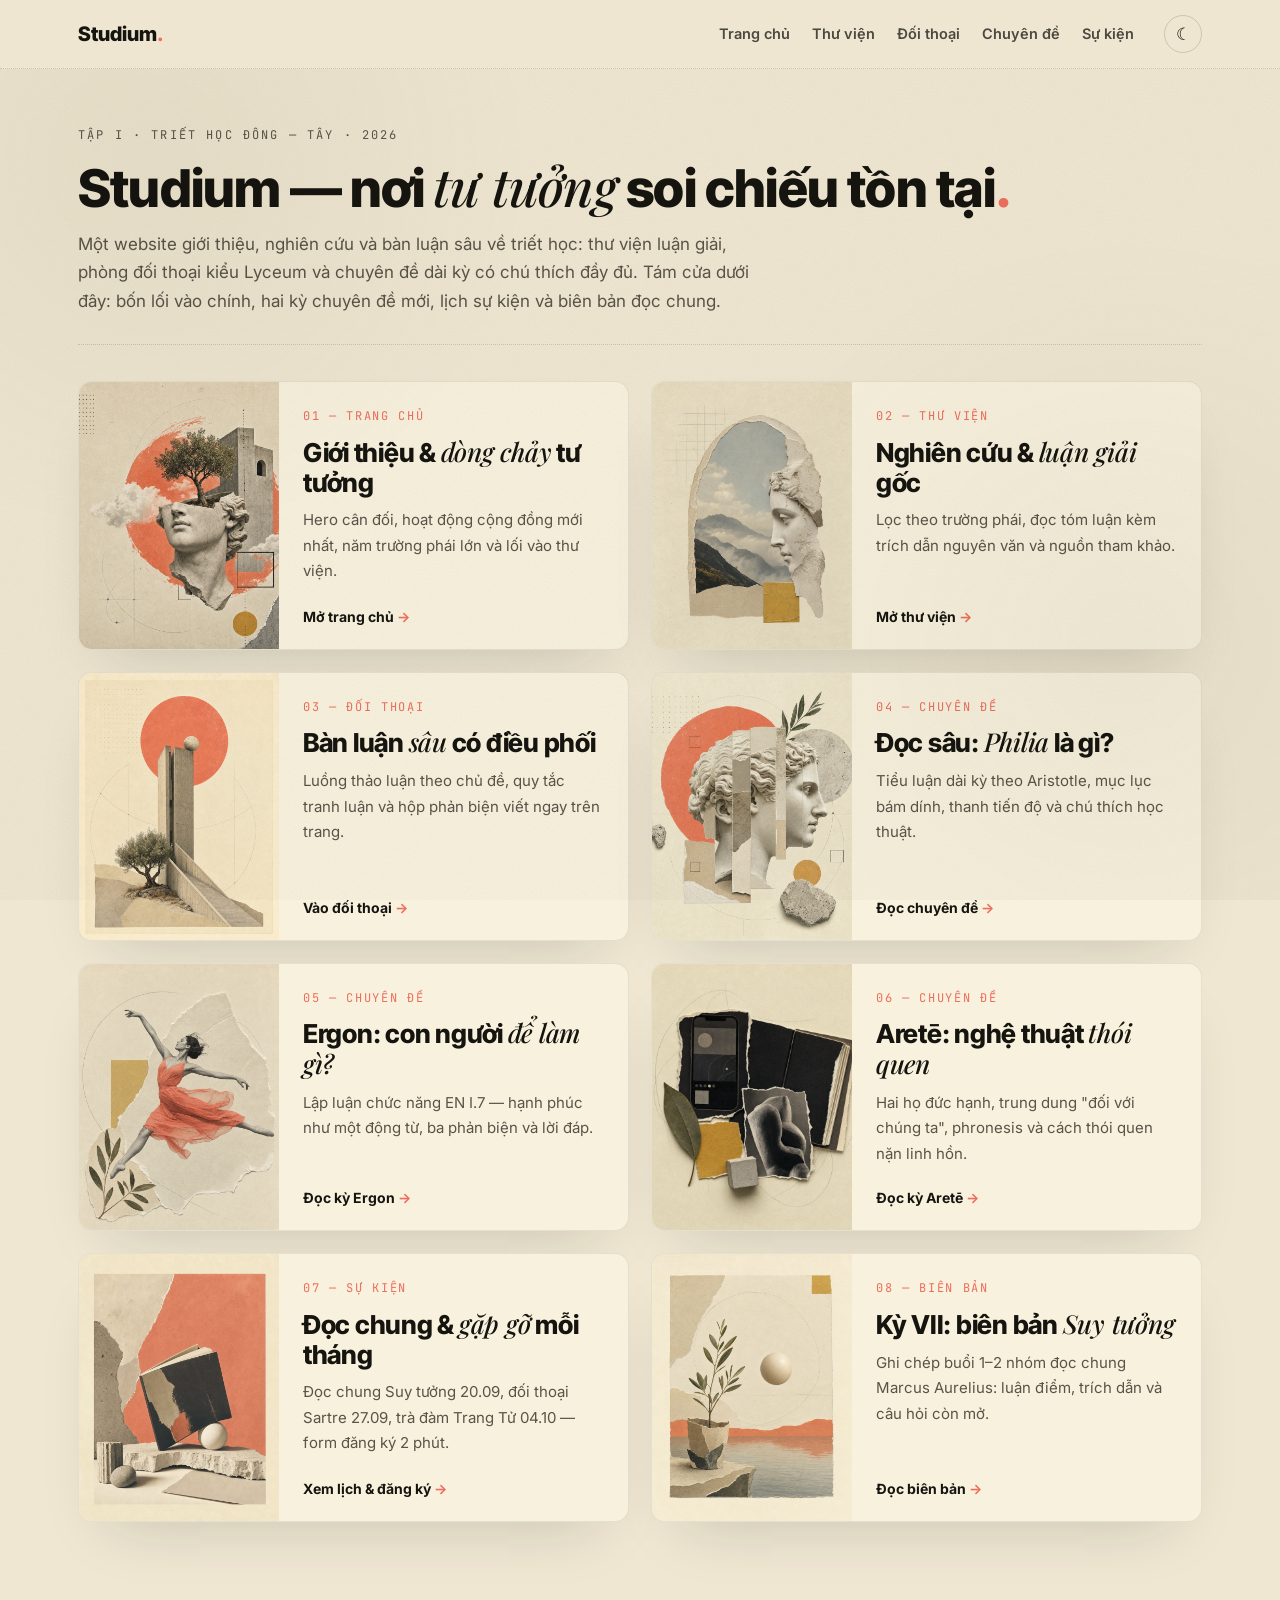
<file: index.html>
<!DOCTYPE html>
<html lang="vi">
<head>
<meta charset="utf-8" />
<meta name="viewport" content="width=device-width, initial-scale=1" />
<title>Studium — Thư viện & đối thoại triết học</title>
<meta name="description" content="Studium: giới thiệu, nghiên cứu và bàn luận sâu về triết học Đông — Tây." />
<link rel="stylesheet" href="atelier.css" />
<style>
.wrap{max-width:1180px;margin:0 auto;padding:0 28px}
.site-nav{position:sticky;top:0;z-index:50;background:color-mix(in oklch,var(--paper) 93%,transparent);backdrop-filter:blur(10px);border-bottom:1px dotted var(--line)}
.site-nav .wrap{display:flex;align-items:center;gap:30px;padding-top:15px;padding-bottom:15px}
.brand{font-family:var(--sans);font-weight:800;font-size:20px;text-decoration:none;color:inherit}.brand i{color:var(--coral);font-style:normal}
.site-nav .links{display:flex;gap:22px;margin-left:auto;font-size:14.5px;font-weight:600}
.site-nav .links a{text-decoration:none;color:inherit;opacity:.75}.site-nav .links a[aria-current]{opacity:1;border-bottom:2px solid var(--coral)}
.launcher{max-width:1180px;margin:0 auto;padding:56px 28px 96px}
.launcher-head{border-bottom:1px dotted var(--line);padding-bottom:28px;margin-bottom:36px}
.launcher-head .kicker{font-family:var(--mono);font-size:12px;letter-spacing:.18em;text-transform:uppercase;color:var(--ink-mute)}
.launcher-head h1{font-family:var(--sans);font-weight:800;font-size:clamp(30px,4.2vw,52px);line-height:1.1;letter-spacing:-.015em;margin:12px 0}
.launcher-head h1 em{font-family:var(--serif);font-style:italic;font-weight:500}
.launcher-head h1 .dot{color:var(--coral)}
.launcher-head p{max-width:62ch;color:var(--ink-mute);font-size:17px;line-height:1.7}
.page-grid{display:grid;grid-template-columns:repeat(2,1fr);gap:22px}
.page-card{display:grid;grid-template-columns:200px 1fr;background:var(--bone);border:1px solid var(--line-soft);border-radius:14px;overflow:hidden;text-decoration:none;color:inherit;box-shadow:var(--shadow)}
.page-card img{width:100%;height:100%;min-height:190px;object-fit:cover;display:block}
.page-card .body{padding:24px 24px 20px;display:flex;flex-direction:column;gap:10px}
.page-card .num{font-family:var(--mono);font-size:12px;color:var(--coral);letter-spacing:.14em;text-transform:uppercase}
.page-card h2{font-family:var(--sans);font-size:clamp(22px,2.4vw,26px);line-height:1.15;font-weight:750;letter-spacing:-.01em}
.page-card h2 em{font-family:var(--serif);font-style:italic;font-weight:500}
.page-card p{color:var(--ink-mute);font-size:15px;line-height:1.7}
.page-card .go{margin-top:auto;font-weight:700;font-size:14px}
.page-card .go span{color:var(--coral)}
.page-card:hover{transform:translateY(-3px);transition:transform .25s ease}
@media(max-width:880px){.page-grid{grid-template-columns:1fr}.page-card{grid-template-columns:1fr}.page-card img{max-height:220px}.site-nav .links{display:none}}
</style>
</head>
<body>
<nav class="site-nav" aria-label="Điều hướng chính"><div class="wrap">
<a class="brand" href="trang-chu.html">Studium<i>.</i></a>
<div class="links"><a href="trang-chu.html">Trang chủ</a><a href="thu-vien.html">Thư viện</a><a href="doi-thoai.html">Đối thoại</a><a href="chuyen-de.html">Chuyên đề</a><a href="su-kien.html">Sự kiện</a></div><button class="theme-btn" type="button" aria-label="Bật chế độ tối" title="Tối / sáng">☾</button><button class="nav-toggle" type="button" aria-label="Mở menu" aria-expanded="false">☰</button></div></nav>
<main class="launcher">
<header class="launcher-head" data-od-id="launcher-head">
<div class="kicker">Tập I · Triết học Đông — Tây · 2026</div>
<h1>Studium — nơi <em>tư tưởng</em> soi chiếu tồn tại<span class="dot">.</span></h1>
<p>Một website giới thiệu, nghiên cứu và bàn luận sâu về triết học: thư viện luận giải, phòng đối thoại kiểu Lyceum và chuyên đề dài kỳ có chú thích đầy đủ. Tám cửa dưới đây: bốn lối vào chính, hai kỳ chuyên đề mới, lịch sự kiện và biên bản đọc chung.</p>
</header>
<div class="page-grid">
<a class="page-card" href="trang-chu.html" data-od-id="launcher-card-home">
<img src="assets/hero.png" alt="Ảnh bìa trang chủ Studium" />
<div class="body"><div class="num">01 — TRANG CHỦ</div>
<h2>Giới thiệu & <em>dòng chảy</em> tư tưởng</h2>
<p>Hero cân đối, hoạt động cộng đồng mới nhất, năm trường phái lớn và lối vào thư viện.</p>
<div class="go">Mở trang chủ <span>→</span></div></div></a>
<a class="page-card" href="thu-vien.html" data-od-id="launcher-card-library">
<img src="assets/lab-1.png" alt="Thư viện nghiên cứu triết học" />
<div class="body"><div class="num">02 — THƯ VIỆN</div>
<h2>Nghiên cứu & <em>luận giải</em> gốc</h2>
<p>Lọc theo trường phái, đọc tóm luận kèm trích dẫn nguyên văn và nguồn tham khảo.</p>
<div class="go">Mở thư viện <span>→</span></div></div></a>
<a class="page-card" href="doi-thoai.html" data-od-id="launcher-card-dialogue">
<img src="assets/work-1.png" alt="Phòng đối thoại triết học" />
<div class="body"><div class="num">03 — ĐỐI THOẠI</div>
<h2>Bàn luận <em>sâu</em> có điều phối</h2>
<p>Luồng thảo luận theo chủ đề, quy tắc tranh luận và hộp phản biện viết ngay trên trang.</p>
<div class="go">Vào đối thoại <span>→</span></div></div></a>
<a class="page-card" href="chuyen-de.html" data-od-id="launcher-card-essay">
<img src="assets/testimonial.png" alt="Chuyên đề triết học dài kỳ" />
<div class="body"><div class="num">04 — CHUYÊN ĐỀ</div>
<h2>Đọc sâu: <em>Philia</em> là gì?</h2>
<p>Tiểu luận dài kỳ theo Aristotle, mục lục bám dính, thanh tiến độ và chú thích học thuật.</p>
<div class="go">Đọc chuyên đề <span>→</span></div></div></a>
<a class="page-card" href="chuyen-de-ergon.html" data-od-id="launcher-card-ergon">
<img src="assets/lab-3.png" alt="Chuyên đề Ergon của Aristotle" />
<div class="body"><div class="num">05 — CHUYÊN ĐỀ</div>
<h2>Ergon: con người <em>để làm gì?</em></h2>
<p>Lập luận chức năng EN I.7 — hạnh phúc như một động từ, ba phản biện và lời đáp.</p>
<div class="go">Đọc kỳ Ergon <span>→</span></div></div></a>
<a class="page-card" href="chuyen-de-arete.html" data-od-id="launcher-card-arete">
<img src="assets/method-2.png" alt="Chuyên đề Arete và đức hạnh" />
<div class="body"><div class="num">06 — CHUYÊN ĐỀ</div>
<h2>Aretē: nghệ thuật <em>thói quen</em></h2>
<p>Hai họ đức hạnh, trung dung "đối với chúng ta", phronesis và cách thói quen nặn linh hồn.</p>
<div class="go">Đọc kỳ Aretē <span>→</span></div></div></a>
<a class="page-card" href="su-kien.html" data-od-id="launcher-card-events">
<img src="assets/work-2.png" alt="Sự kiện và nhóm đọc chung" />
<div class="body"><div class="num">07 — SỰ KIỆN</div>
<h2>Đọc chung & <em>gặp gỡ</em> mỗi tháng</h2>
<p>Đọc chung Suy tưởng 20.09, đối thoại Sartre 27.09, trà đàm Trang Tử 04.10 — form đăng ký 2 phút.</p>
<div class="go">Xem lịch & đăng ký <span>→</span></div></div></a>
<a class="page-card" href="bien-ban-suy-tuong.html" data-od-id="launcher-card-minutes">
<img src="assets/lab-5.png" alt="Biên bản đọc chung Suy tưởng" />
<div class="body"><div class="num">08 — BIÊN BẢN</div>
<h2>Kỳ VII: biên bản <em>Suy tưởng</em></h2>
<p>Ghi chép buổi 1–2 nhóm đọc chung Marcus Aurelius: luận điểm, trích dẫn và câu hỏi còn mở.</p>
<div class="go">Đọc biên bản <span>→</span></div></div></a>
</div>
</main>
<script>(function(){var k='tq-theme';function set(t){document.documentElement.setAttribute('data-theme',t);try{localStorage.setItem(k,t)}catch(e){}document.querySelectorAll('.theme-btn').forEach(function(x){x.textContent=t==='dark'?'☀':'☾';x.setAttribute('aria-label',t==='dark'?'Chế độ sáng':'Chế độ tối')})}try{var s=localStorage.getItem(k);if(s)set(s);else if(matchMedia('(prefers-color-scheme: dark)').matches)set('dark')}catch(e){}document.addEventListener('click',function(e){var b=e.target.closest&&e.target.closest('.theme-btn');if(b)set(document.documentElement.getAttribute('data-theme')==='dark'?'light':'dark')})})();</script>
<script>(function(){var t=document.querySelector('.nav-toggle'),l=document.querySelector('.site-nav .links');if(!t||!l)return;t.addEventListener('click',function(){var o=l.classList.toggle('open');t.setAttribute('aria-expanded',String(o));t.textContent=o?String.fromCharCode(10005):String.fromCharCode(9776);});l.addEventListener('click',function(e){if(e.target.closest('a')){l.classList.remove('open');t.setAttribute('aria-expanded','false');t.textContent=String.fromCharCode(9776);}});document.addEventListener('keydown',function(e){if(e.key==='Escape'){l.classList.remove('open');t.setAttribute('aria-expanded','false');t.textContent=String.fromCharCode(9776);}});window.addEventListener('resize',function(){if(window.innerWidth>880){l.classList.remove('open');t.setAttribute('aria-expanded','false');t.textContent=String.fromCharCode(9776);}});})();</script></body>
</html>
</file>
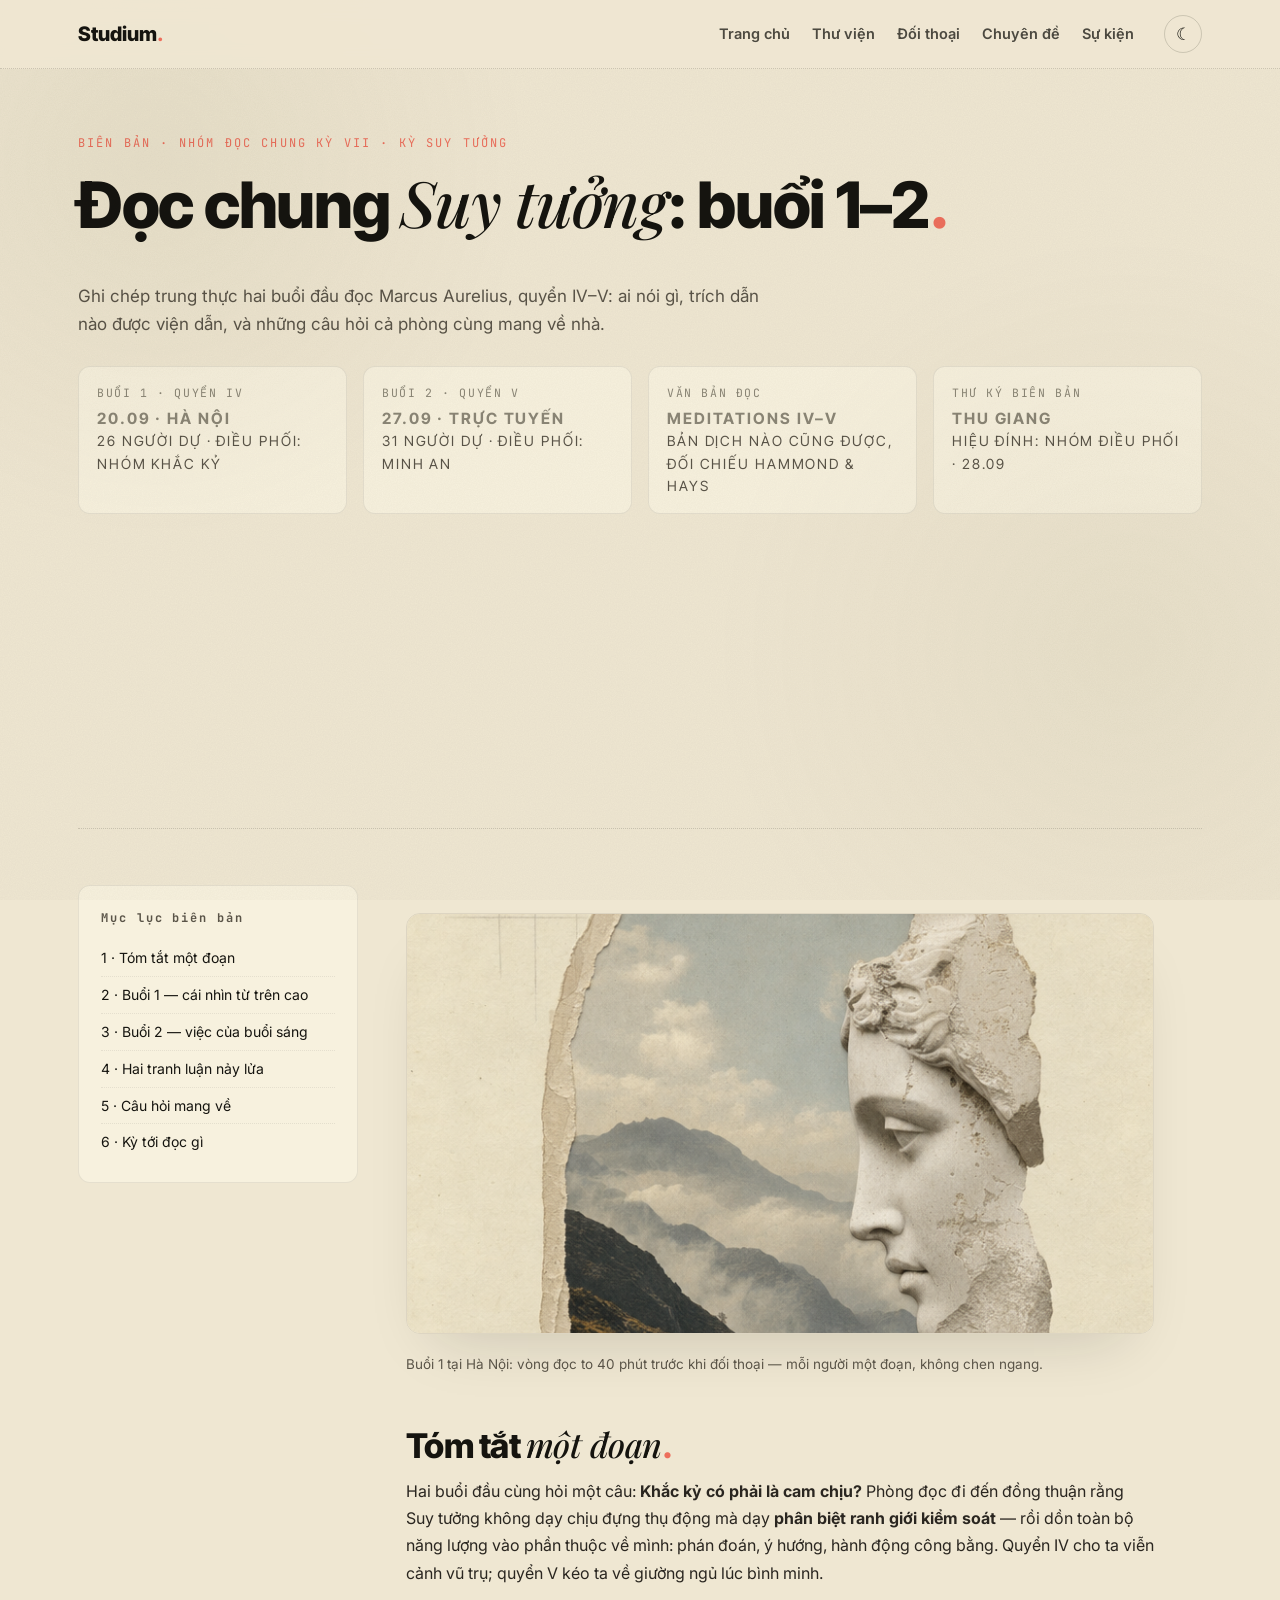
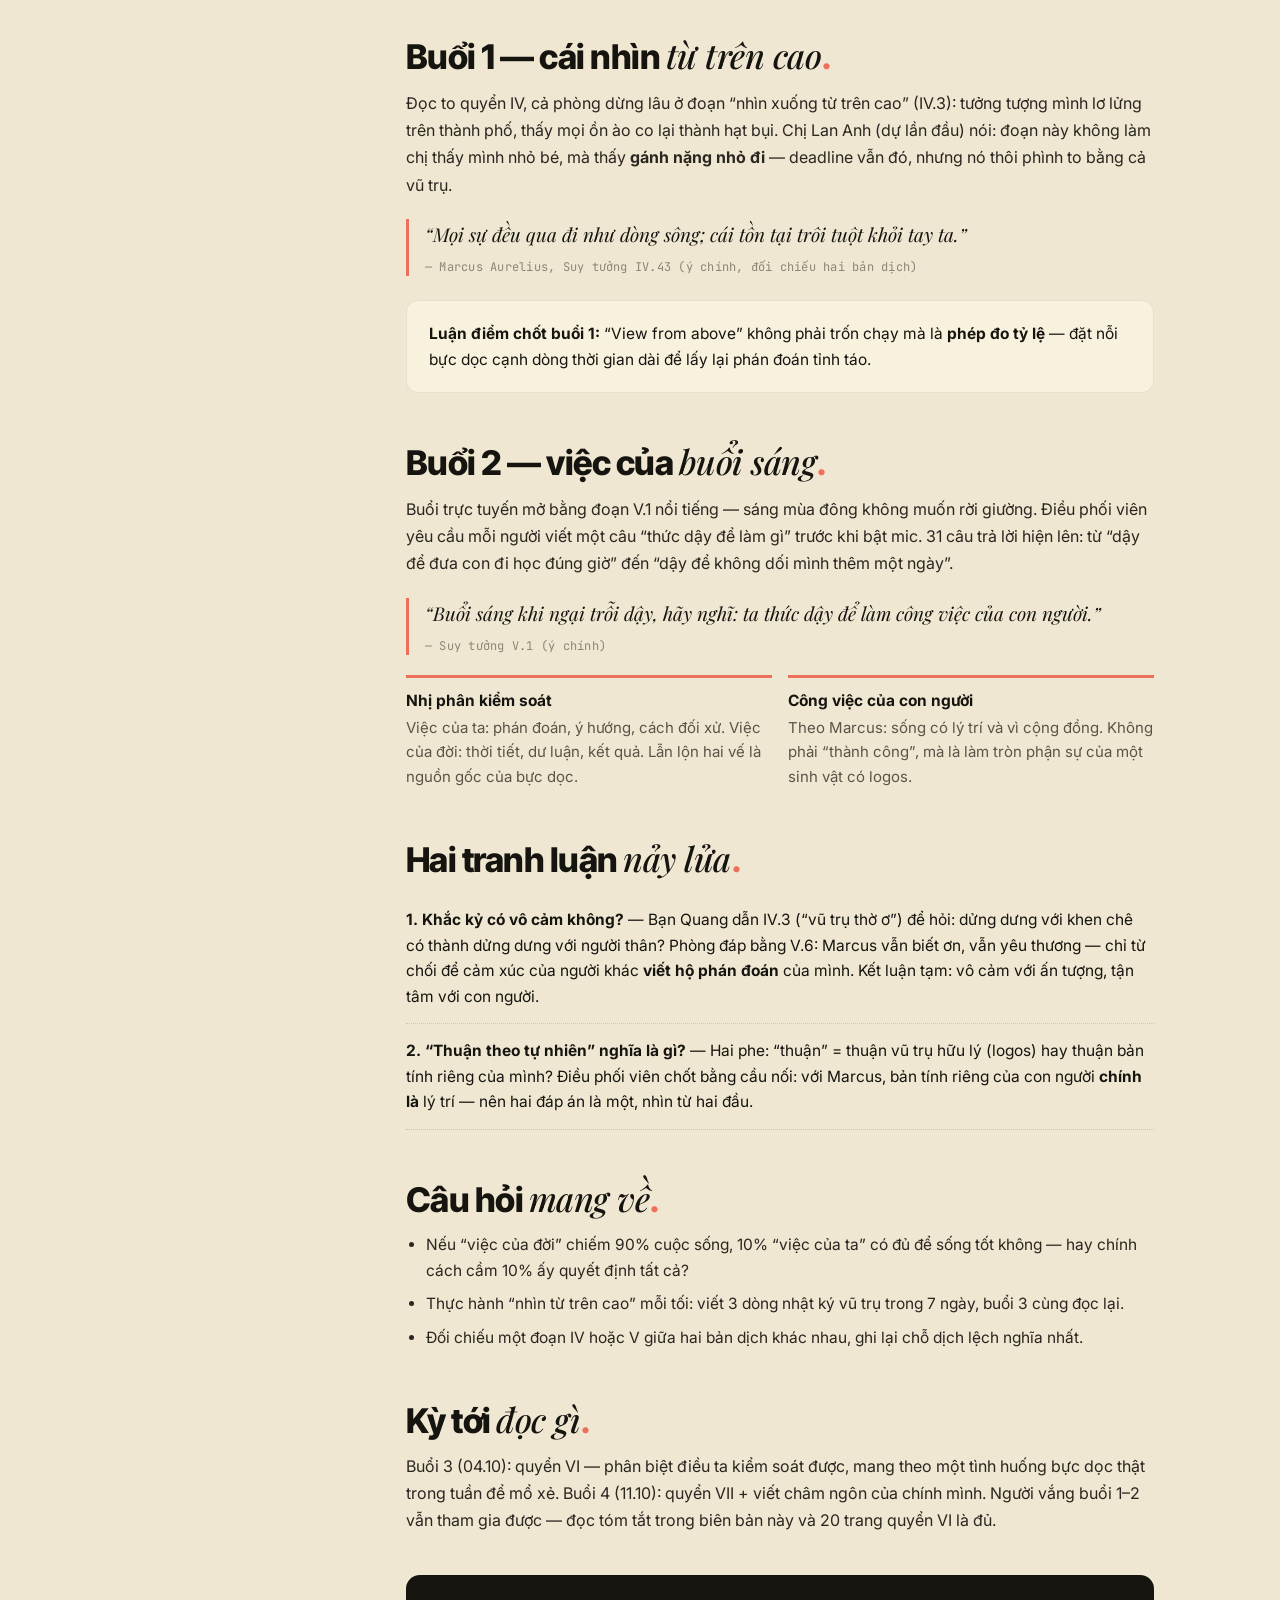
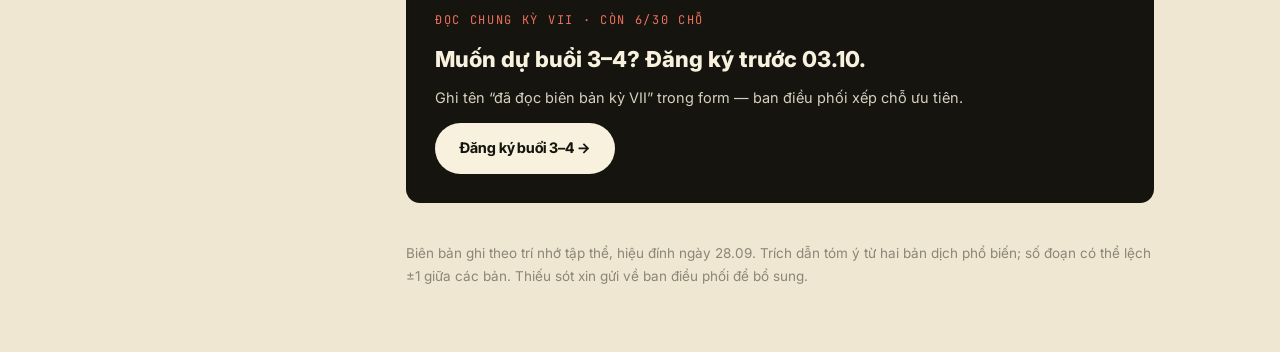
<file: bien-ban-suy-tuong.html>
<!DOCTYPE html>
<html lang="vi">
<head>
<meta charset="utf-8" />
<meta name="viewport" content="width=device-width, initial-scale=1" />
<title>Biên bản đọc chung kỳ VII — Suy tưởng · Studium</title>
<meta name="description" content="Biên bản nhóm đọc chung Suy tưởng của Marcus Aurelius: buổi 1–2, quyển IV–V, luận điểm, trích dẫn và câu hỏi còn mở." />
<link rel="stylesheet" href="atelier.css" />
<style>
.wrap{max-width:1180px;margin:0 auto;padding:0 28px}
.site-nav{position:sticky;top:0;z-index:50;background:color-mix(in oklch,var(--paper) 93%,transparent);backdrop-filter:blur(10px);border-bottom:1px dotted var(--line)}
.site-nav .wrap{display:flex;align-items:center;gap:30px;padding-top:15px;padding-bottom:15px}
.brand{font-family:var(--sans);font-weight:800;font-size:20px;text-decoration:none;color:inherit}.brand i{color:var(--coral);font-style:normal}
.site-nav .links{display:flex;gap:22px;margin-left:auto;font-size:14.5px;font-weight:600}
.site-nav .links a{text-decoration:none;color:inherit;opacity:.75}.site-nav .links a[aria-current]{opacity:1;border-bottom:2px solid var(--coral)}
.eyebrow{font-family:var(--mono);font-size:12px;letter-spacing:.18em;color:var(--coral);text-transform:uppercase;margin-bottom:14px}
.hero{padding:64px 0 36px;border-bottom:1px dotted var(--line)}
h1{font-family:var(--sans);font-weight:800;font-size:clamp(32px,4.4vw,56px);letter-spacing:-.02em;line-height:1.15;max-width:22ch}
h1 em{font-family:var(--serif);font-style:italic;font-weight:500}h1 .dot{color:var(--coral)}
.lead{color:var(--ink-mute);font-size:17px;line-height:1.65;max-width:64ch;margin-top:14px}
.meta{display:grid;grid-template-columns:repeat(4,1fr);gap:16px;margin-top:28px}
.meta div{border:1px solid var(--line-soft);border-radius:12px;background:var(--bone);padding:16px 18px}
.meta small{font-family:var(--mono);font-size:11.5px;letter-spacing:.14em;color:var(--ink-faint);text-transform:uppercase}
.meta b{display:block;font-size:15.5px;line-height:1.4;margin-top:6px}.meta span{font-size:14px;line-height:1.6;color:var(--ink-mute)}
.layout{display:grid;grid-template-columns:280px 1fr;gap:48px;padding:56px 0 80px;align-items:start}
.toc{position:sticky;top:84px;border:1px solid var(--line-soft);border-radius:12px;background:var(--bone);padding:22px}
.toc h4{font-family:var(--mono);font-size:12px;letter-spacing:.16em;color:var(--ink-mute);margin-bottom:12px}
.toc a{display:block;font-size:14px;text-decoration:none;color:inherit;padding:6px 0;border-bottom:1px dotted var(--line-soft)}
.toc a:last-child{border-bottom:0}
.article{max-width:68ch}
.article h2{font-family:var(--sans);font-size:clamp(24px,2.8vw,34px);font-weight:780;letter-spacing:-.015em;line-height:1.2;margin:48px 0 12px}
.article h2:first-child{margin-top:0}
.article h2 em{font-family:var(--serif);font-style:italic;font-weight:500}.article h2 .dot{color:var(--coral)}
.article p{font-size:16px;line-height:1.7;color:var(--ink-soft);margin:12px 0}
.article blockquote{font-family:var(--serif);font-style:italic;font-size:19px;line-height:1.65;border-left:3px solid var(--coral);padding-left:16px;margin:20px 0;color:var(--ink)}
.article blockquote cite{display:block;font-family:var(--mono);font-style:normal;font-size:12px;line-height:1.5;letter-spacing:.02em;color:var(--ink-faint);margin-top:8px}
.note{border:1px solid var(--line-soft);border-radius:12px;background:var(--bone);padding:20px 22px;margin:24px 0;font-size:15.5px;line-height:1.65}
.note b{color:var(--ink)}
ul.tight{margin:12px 0 12px 20px;display:flex;flex-direction:column;gap:8px;font-size:15.5px;line-height:1.65;color:var(--ink-soft)}
.kv{display:grid;grid-template-columns:1fr 1fr;gap:16px;margin:20px 0}
.kv div{border-top:3px solid var(--coral);padding-top:12px;font-size:15px;line-height:1.65;color:var(--ink-mute)}
.kv b{display:block;color:var(--ink);font-size:15.5px;line-height:1.4;margin-bottom:4px}
.qa{border-bottom:1px dotted var(--line);padding:14px 0;font-size:15.5px;line-height:1.65}
.qa b{color:var(--ink)}
.next{display:flex;gap:20px;align-items:center;border:1px solid var(--line-soft);border-radius:14px;background:var(--ink);color:var(--bone);padding:28px;margin:40px 0}
.next a{color:inherit;font-weight:700}
.next .btn{display:inline-block;padding:12px 24px;border-radius:999px;background:var(--bone);color:var(--ink);text-decoration:none;font-weight:700;font-size:14.5px;margin-top:12px}
.figure img{width:100%;border-radius:14px;border:1px solid var(--line-soft);box-shadow:var(--shadow);aspect-ratio:16/9;object-fit:cover}
.figure figcaption{font-size:13.5px;color:var(--ink-mute);margin-top:10px}
[data-reveal]{opacity:0;transform:translateY(22px);transition:opacity .7s ease,transform .7s ease}
[data-reveal].in{opacity:1;transform:none}
@media(max-width:880px){.layout{grid-template-columns:1fr}.toc{position:static}.meta{grid-template-columns:1fr 1fr}.kv{grid-template-columns:1fr}.site-nav .links{display:none}}
@media(max-width:560px){.meta{grid-template-columns:1fr}}
@media(prefers-reduced-motion:reduce){[data-reveal]{opacity:1;transform:none;transition:none}}
</style>
</head>
<body>
<nav class="site-nav" aria-label="Điều hướng chính"><div class="wrap">
<a class="brand" href="trang-chu.html">Studium<i>.</i></a>
<div class="links"><a href="trang-chu.html">Trang chủ</a><a href="thu-vien.html">Thư viện</a><a href="doi-thoai.html">Đối thoại</a><a href="chuyen-de.html">Chuyên đề</a><a href="su-kien.html">Sự kiện</a></div><button class="theme-btn" type="button" aria-label="Bật chế độ tối" title="Tối / sáng">☾</button><button class="nav-toggle" type="button" aria-label="Mở menu" aria-expanded="false">☰</button></div></nav>
<main class="wrap">
<header class="hero" data-od-id="minutes-hero">
<div class="eyebrow">Biên bản · Nhóm đọc chung kỳ VII · Kỳ Suy tưởng</div>
<h1>Đọc chung <em>Suy tưởng</em>: buổi 1–2<span class="dot">.</span></h1>
<p class="lead">Ghi chép trung thực hai buổi đầu đọc Marcus Aurelius, quyển IV–V: ai nói gì, trích dẫn nào được viện dẫn, và những câu hỏi cả phòng cùng mang về nhà.</p>
<div class="meta">
<div><small>Buổi 1 · Quyển IV</small><b>20.09 · Hà Nội</b><span>26 người dự · điều phối: nhóm Khắc kỷ</span></div>
<div><small>Buổi 2 · Quyển V</small><b>27.09 · Trực tuyến</b><span>31 người dự · điều phối: Minh An</span></div>
<div><small>Văn bản đọc</small><b>Meditations IV–V</b><span>Bản dịch nào cũng được, đối chiếu Hammond &amp; Hays</span></div>
<div><small>Thư ký biên bản</small><b>Thu Giang</b><span>Hiệu đính: nhóm điều phối · 28.09</span></div>
</div>
</header>
<div class="layout">
<aside class="toc" data-od-id="minutes-toc">
<h4>Mục lục biên bản</h4>
<a href="#tom-tat">1 · Tóm tắt một đoạn</a>
<a href="#buoi-1">2 · Buổi 1 — cái nhìn từ trên cao</a>
<a href="#buoi-2">3 · Buổi 2 — việc của buổi sáng</a>
<a href="#tranh-luan">4 · Hai tranh luận nảy lửa</a>
<a href="#cau-hoi">5 · Câu hỏi mang về</a>
<a href="#ky-toi">6 · Kỳ tới đọc gì</a>
</aside>
<article class="article">
<div class="figure" data-reveal><img src="assets/lab-1.png" alt="Không gian buổi đọc chung Suy tưởng" /><figcaption>Buổi 1 tại Hà Nội: vòng đọc to 40 phút trước khi đối thoại — mỗi người một đoạn, không chen ngang.</figcaption></div>
<h2 id="tom-tat" data-reveal>Tóm tắt <em>một đoạn</em><span class="dot">.</span></h2>
<p data-reveal>Hai buổi đầu cùng hỏi một câu: <b>Khắc kỷ có phải là cam chịu?</b> Phòng đọc đi đến đồng thuận rằng Suy tưởng không dạy chịu đựng thụ động mà dạy <b>phân biệt ranh giới kiểm soát</b> — rồi dồn toàn bộ năng lượng vào phần thuộc về mình: phán đoán, ý hướng, hành động công bằng. Quyển IV cho ta viễn cảnh vũ trụ; quyển V kéo ta về giường ngủ lúc bình minh.</p>
<h2 id="buoi-1" data-reveal>Buổi 1 — cái nhìn <em>từ trên cao</em><span class="dot">.</span></h2>
<p data-reveal>Đọc to quyển IV, cả phòng dừng lâu ở đoạn “nhìn xuống từ trên cao” (IV.3): tưởng tượng mình lơ lửng trên thành phố, thấy mọi ồn ào co lại thành hạt bụi. Chị Lan Anh (dự lần đầu) nói: đoạn này không làm chị thấy mình nhỏ bé, mà thấy <b>gánh nặng nhỏ đi</b> — deadline vẫn đó, nhưng nó thôi phình to bằng cả vũ trụ.</p>
<blockquote data-reveal>“Mọi sự đều qua đi như dòng sông; cái tồn tại trôi tuột khỏi tay ta.”<cite>— Marcus Aurelius, Suy tưởng IV.43 (ý chính, đối chiếu hai bản dịch)</cite></blockquote>
<div class="note" data-reveal><b>Luận điểm chốt buổi 1:</b> “View from above” không phải trốn chạy mà là <b>phép đo tỷ lệ</b> — đặt nỗi bực dọc cạnh dòng thời gian dài để lấy lại phán đoán tỉnh táo.</div>
<h2 id="buoi-2" data-reveal>Buổi 2 — việc của <em>buổi sáng</em><span class="dot">.</span></h2>
<p data-reveal>Buổi trực tuyến mở bằng đoạn V.1 nổi tiếng — sáng mùa đông không muốn rời giường. Điều phối viên yêu cầu mỗi người viết một câu “thức dậy để làm gì” trước khi bật mic. 31 câu trả lời hiện lên: từ “dậy để đưa con đi học đúng giờ” đến “dậy để không dối mình thêm một ngày”.</p>
<blockquote data-reveal>“Buổi sáng khi ngại trỗi dậy, hãy nghĩ: ta thức dậy để làm công việc của con người.”<cite>— Suy tưởng V.1 (ý chính)</cite></blockquote>
<div class="kv" data-reveal>
<div><b>Nhị phân kiểm soát</b>Việc của ta: phán đoán, ý hướng, cách đối xử. Việc của đời: thời tiết, dư luận, kết quả. Lẫn lộn hai vế là nguồn gốc của bực dọc.</div>
<div><b>Công việc của con người</b>Theo Marcus: sống có lý trí và vì cộng đồng. Không phải “thành công”, mà là làm tròn phận sự của một sinh vật có logos.</div>
</div>
<h2 id="tranh-luan" data-reveal>Hai tranh luận <em>nảy lửa</em><span class="dot">.</span></h2>
<div class="qa" data-reveal><b>1. Khắc kỷ có vô cảm không?</b> — Bạn Quang dẫn IV.3 (“vũ trụ thờ ơ”) để hỏi: dửng dưng với khen chê có thành dửng dưng với người thân? Phòng đáp bằng V.6: Marcus vẫn biết ơn, vẫn yêu thương — chỉ từ chối để cảm xúc của người khác <b>viết hộ phán đoán</b> của mình. Kết luận tạm: vô cảm với ấn tượng, tận tâm với con người.</div>
<div class="qa" data-reveal><b>2. “Thuận theo tự nhiên” nghĩa là gì?</b> — Hai phe: “thuận” = thuận vũ trụ hữu lý (logos) hay thuận bản tính riêng của mình? Điều phối viên chốt bằng cầu nối: với Marcus, bản tính riêng của con người <b>chính là</b> lý trí — nên hai đáp án là một, nhìn từ hai đầu.</div>
<h2 id="cau-hoi" data-reveal>Câu hỏi <em>mang về</em><span class="dot">.</span></h2>
<ul class="tight" data-reveal>
<li>Nếu “việc của đời” chiếm 90% cuộc sống, 10% “việc của ta” có đủ để sống tốt không — hay chính cách cầm 10% ấy quyết định tất cả?</li>
<li>Thực hành “nhìn từ trên cao” mỗi tối: viết 3 dòng nhật ký vũ trụ trong 7 ngày, buổi 3 cùng đọc lại.</li>
<li>Đối chiếu một đoạn IV hoặc V giữa hai bản dịch khác nhau, ghi lại chỗ dịch lệch nghĩa nhất.</li>
</ul>
<h2 id="ky-toi" data-reveal>Kỳ tới <em>đọc gì</em><span class="dot">.</span></h2>
<p data-reveal>Buổi 3 (04.10): quyển VI — phân biệt điều ta kiểm soát được, mang theo một tình huống bực dọc thật trong tuần để mổ xẻ. Buổi 4 (11.10): quyển VII + viết châm ngôn của chính mình. Người vắng buổi 1–2 vẫn tham gia được — đọc tóm tắt trong biên bản này và 20 trang quyển VI là đủ.</p>
<div class="next" data-reveal data-od-id="minutes-next">
<div><small style="font-family:var(--mono);font-size:12px;letter-spacing:.14em;color:var(--coral)">ĐỌC CHUNG KỲ VII · CÒN 6/30 CHỖ</small>
<div style="font-size:22px;font-weight:800;margin:8px 0">Muốn dự buổi 3–4? Đăng ký trước 03.10.</div>
<div style="font-size:14.5px;opacity:.85">Ghi tên “đã đọc biên bản kỳ VII” trong form — ban điều phối xếp chỗ ưu tiên.</div>
<a class="btn" href="su-kien.html#register-form">Đăng ký buổi 3–4 →</a></div>
</div>
<p style="font-size:13.5px;color:var(--ink-faint)" data-reveal>Biên bản ghi theo trí nhớ tập thể, hiệu đính ngày 28.09. Trích dẫn tóm ý từ hai bản dịch phổ biến; số đoạn có thể lệch ±1 giữa các bản. Thiếu sót xin gửi về ban điều phối để bổ sung.</p>
</article>
</div>
</main>
<script>
var io=new IntersectionObserver(function(es){es.forEach(function(e){if(e.isIntersecting){e.target.classList.add('in');io.unobserve(e.target)}})},{threshold:.12});
document.querySelectorAll('[data-reveal]').forEach(function(el){io.observe(el)});
</script>
<script>(function(){var k='tq-theme';function set(t){document.documentElement.setAttribute('data-theme',t);try{localStorage.setItem(k,t)}catch(e){}document.querySelectorAll('.theme-btn').forEach(function(x){x.textContent=t==='dark'?'\u2600':'\u263e';x.setAttribute('aria-label',t==='dark'?'Che do sang':'Che do toi')})}try{var s=localStorage.getItem(k);if(s)set(s);else if(matchMedia('(prefers-color-scheme: dark)').matches)set('dark')}catch(e){}document.addEventListener('click',function(e){var b=e.target.closest&&e.target.closest('.theme-btn');if(b)set(document.documentElement.getAttribute('data-theme')==='dark'?'light':'dark')})})();</script>
<script>(function(){var t=document.querySelector('.nav-toggle'),l=document.querySelector('.site-nav .links');if(!t||!l)return;t.addEventListener('click',function(){var o=l.classList.toggle('open');t.setAttribute('aria-expanded',String(o));t.textContent=o?String.fromCharCode(10005):String.fromCharCode(9776);});l.addEventListener('click',function(e){if(e.target.closest('a')){l.classList.remove('open');t.setAttribute('aria-expanded','false');t.textContent=String.fromCharCode(9776);}});document.addEventListener('keydown',function(e){if(e.key==='Escape'){l.classList.remove('open');t.setAttribute('aria-expanded','false');t.textContent=String.fromCharCode(9776);}});window.addEventListener('resize',function(){if(window.innerWidth>880){l.classList.remove('open');t.setAttribute('aria-expanded','false');t.textContent=String.fromCharCode(9776);}});})();</script></body>
</html>
</file>
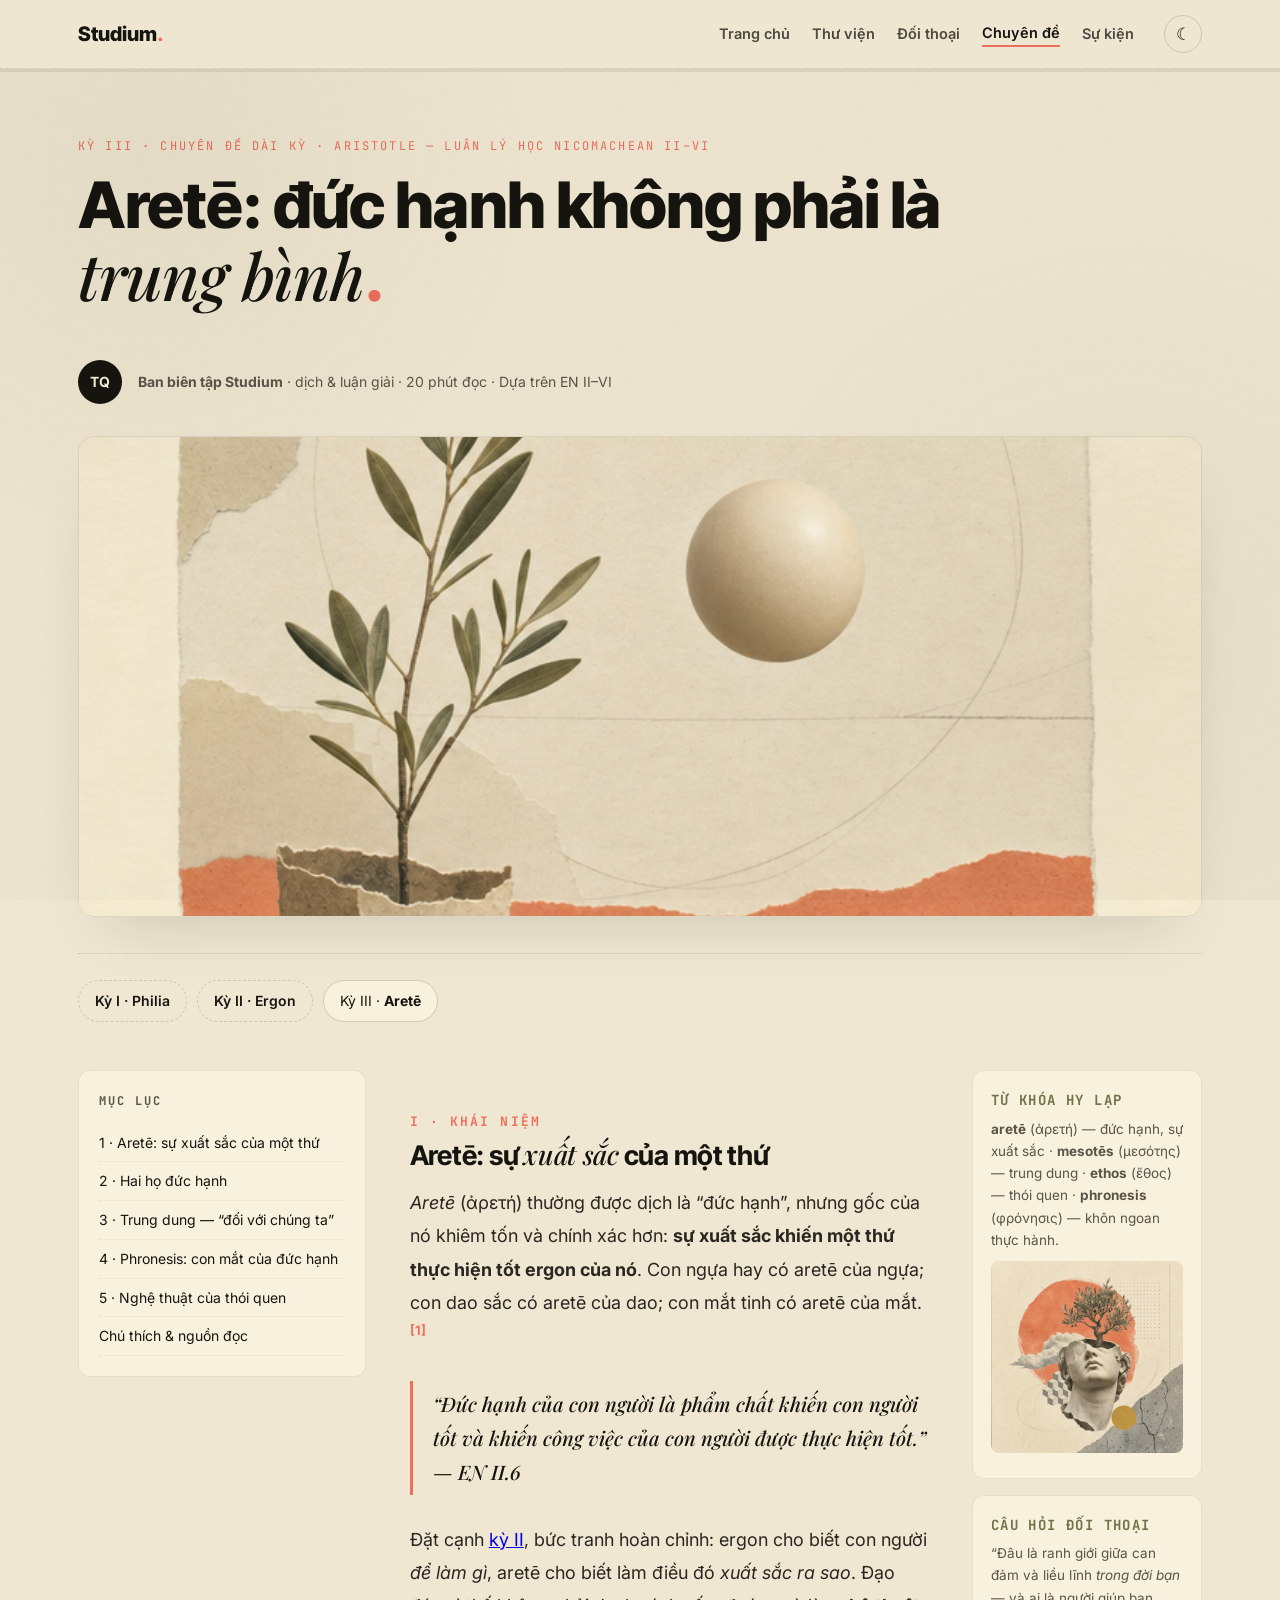
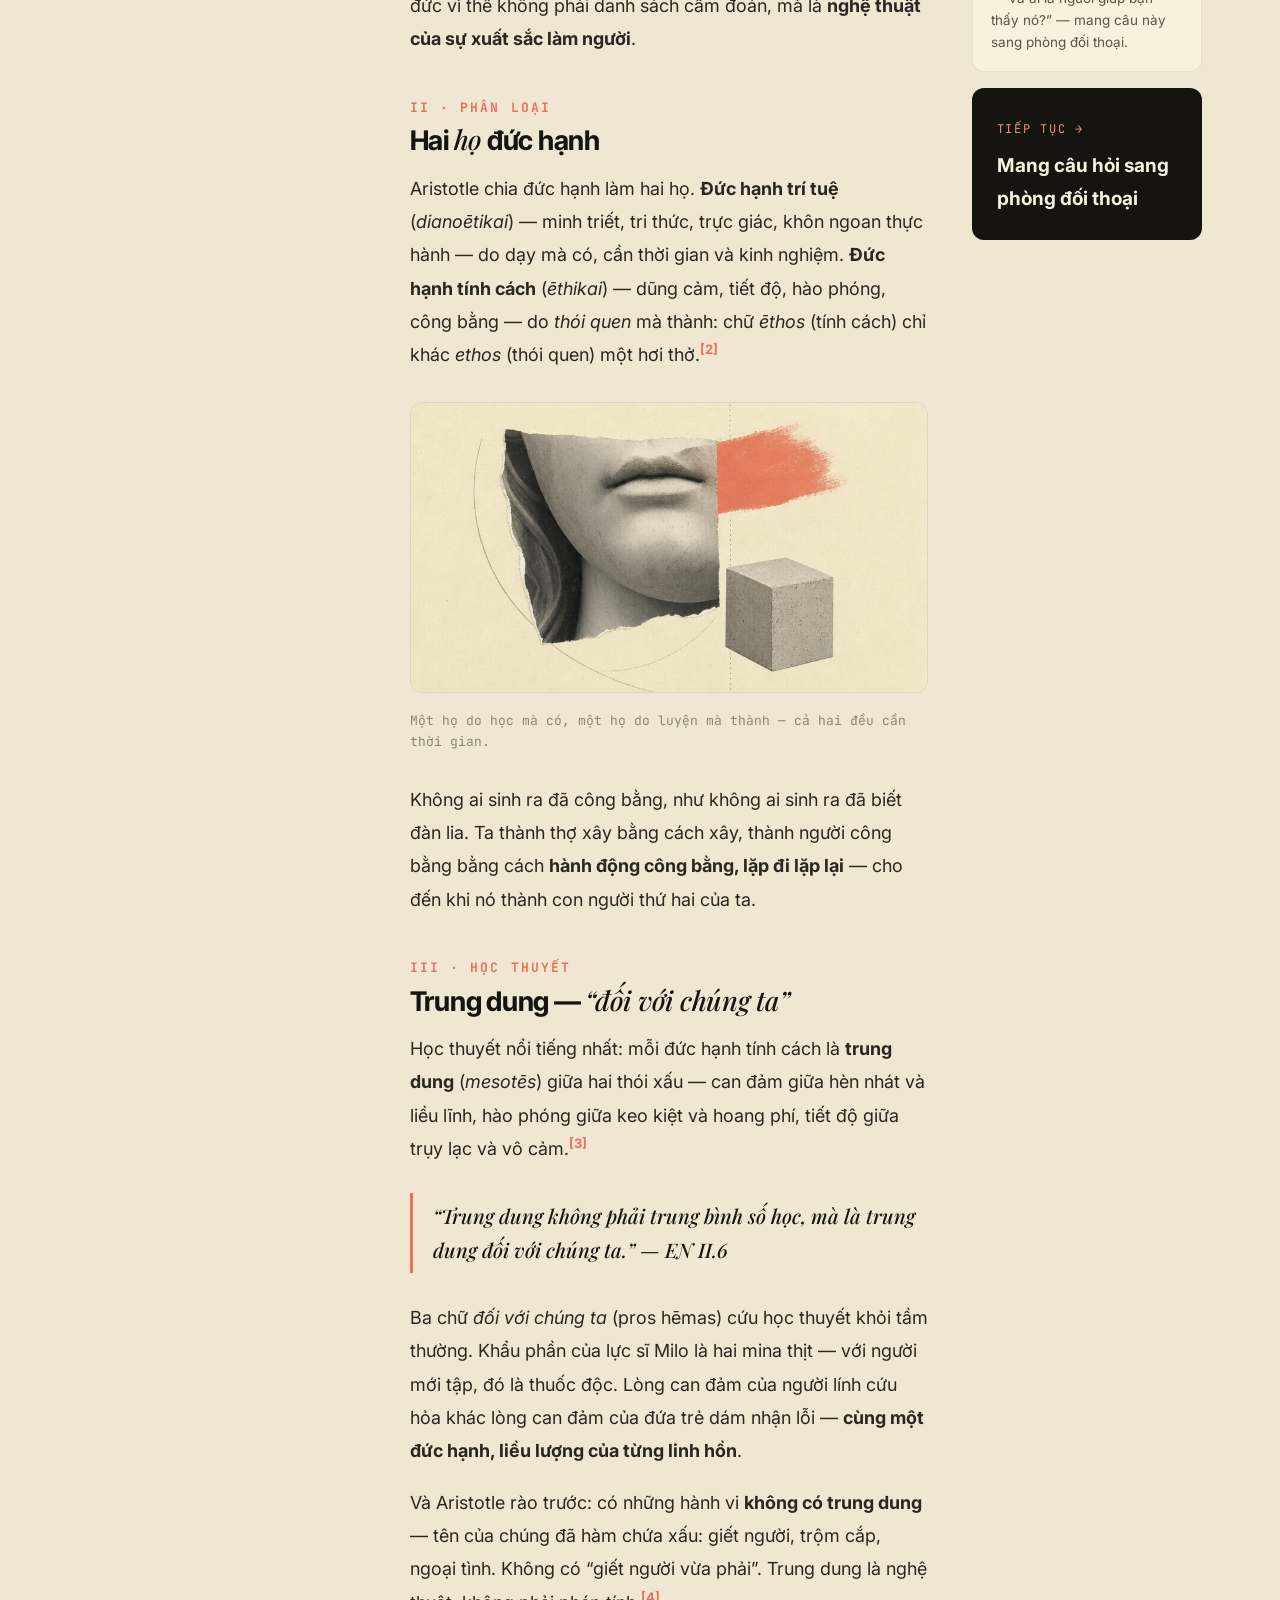
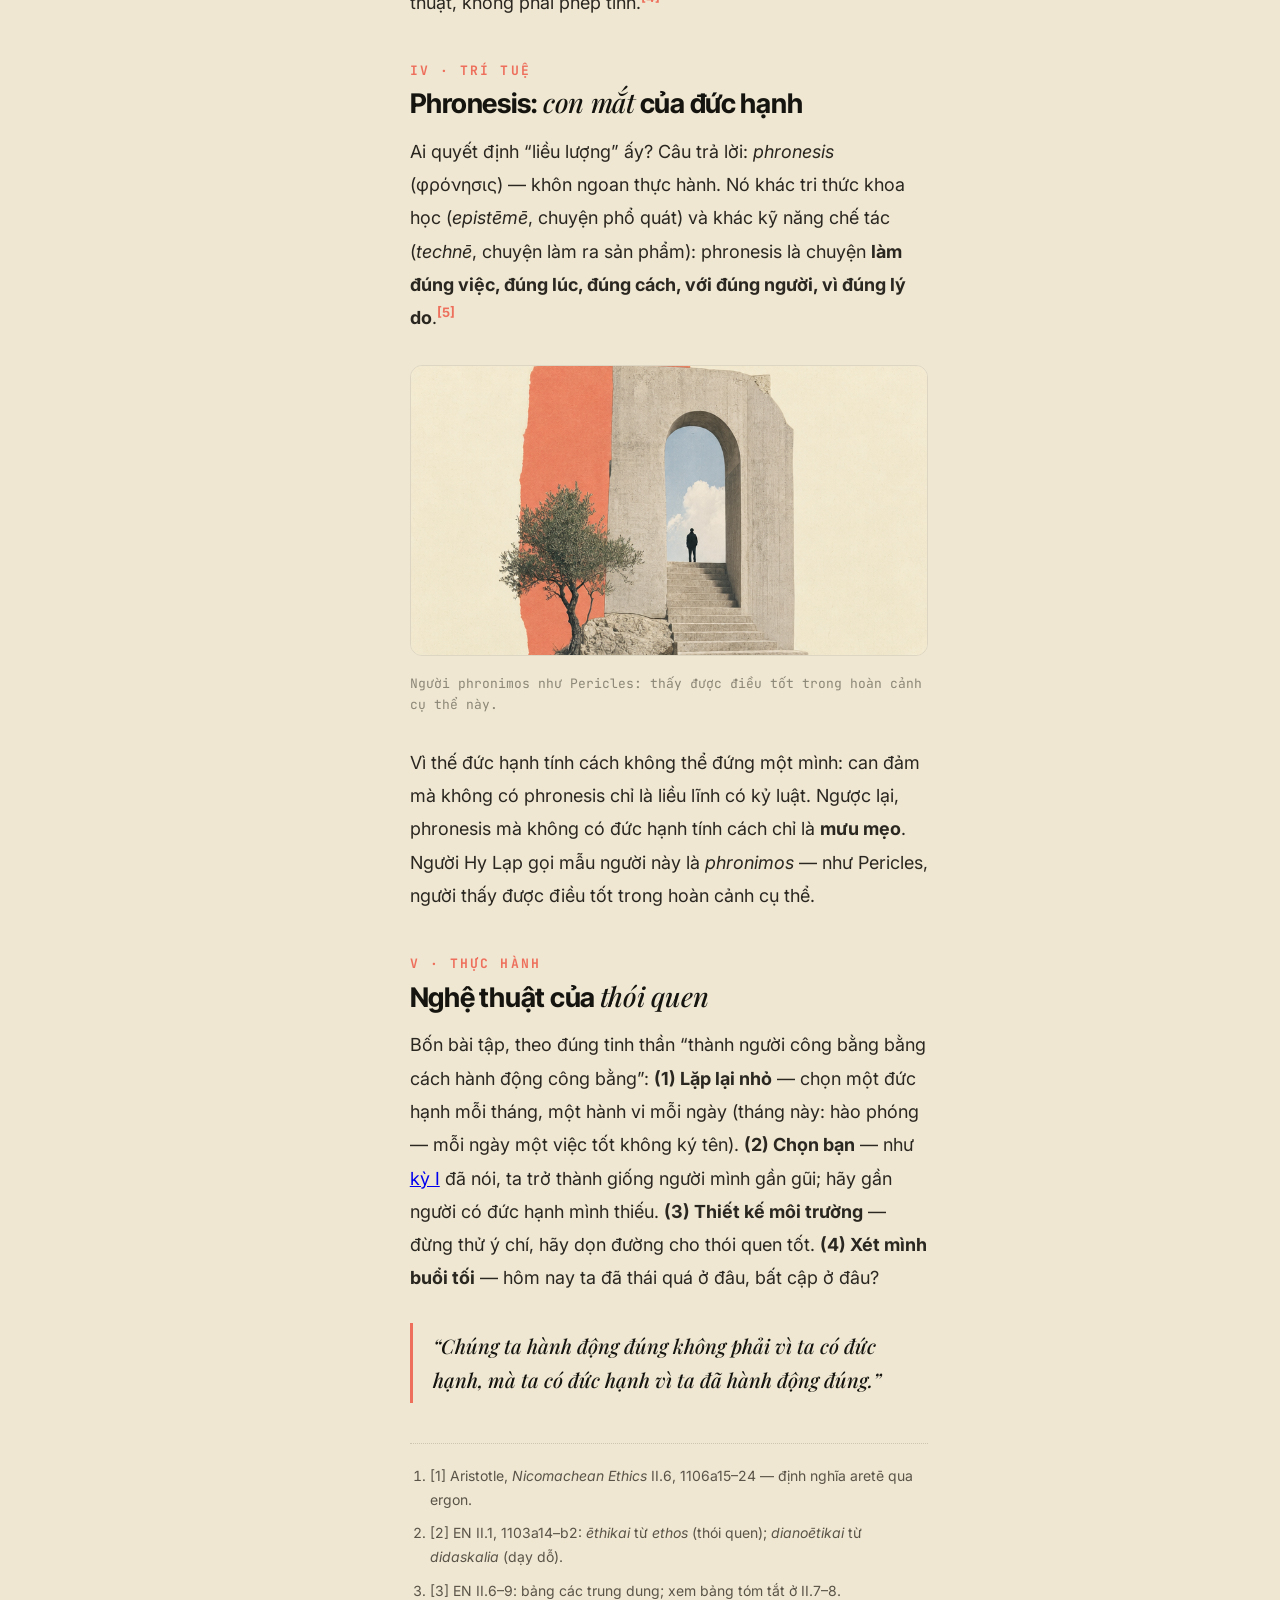
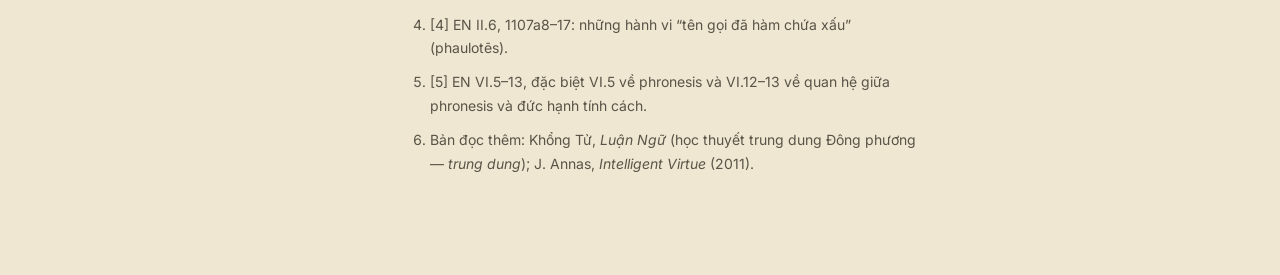
<file: chuyen-de-arete.html>
<!DOCTYPE html>
<html lang="vi">
<head>
<meta charset="utf-8" />
<meta name="viewport" content="width=device-width, initial-scale=1" />
<title>Chuyên đề: Aretē — đức hạnh không phải là trung bình — Studium</title>
<meta name="description" content="Tiểu luận dài kỳ theo Aristotle: aretē — đức hạnh như sự xuất sắc, học thuyết trung dung và phronesis. Mục lục, chú thích, tiến độ đọc." />
<link rel="stylesheet" href="atelier.css" />
<style>
.wrap{max-width:1180px;margin:0 auto;padding:0 28px}
.site-nav{position:sticky;top:0;z-index:50;background:color-mix(in oklch,var(--paper) 93%,transparent);backdrop-filter:blur(10px);border-bottom:1px dotted var(--line)}
.site-nav .wrap{display:flex;align-items:center;gap:30px;padding-top:15px;padding-bottom:15px}
.brand{font-family:var(--sans);font-weight:800;font-size:20px;text-decoration:none;color:inherit}.brand i{color:var(--coral);font-style:normal}
.site-nav .links{display:flex;gap:22px;margin-left:auto;font-size:14.5px;font-weight:600}
.site-nav .links a{text-decoration:none;color:inherit;opacity:.75}.site-nav .links a[aria-current]{opacity:1;border-bottom:2px solid var(--coral)}
.progress{position:sticky;top:57px;z-index:40;height:3px;background:var(--line-soft)}
.progress i{display:block;height:100%;width:0;background:var(--coral)}
.hero{padding:64px 0 36px;border-bottom:1px dotted var(--line)}
.eyebrow{font-family:var(--mono);font-size:12px;letter-spacing:.18em;color:var(--coral);text-transform:uppercase;margin-bottom:14px}
h1{font-family:var(--sans);font-weight:800;font-size:clamp(32px,4.6vw,58px);letter-spacing:-.015em;line-height:1.12;max-width:20ch}
h1 em{font-family:var(--serif);font-style:italic;font-weight:500}h1 .dot{color:var(--coral)}
.byline{display:flex;gap:16px;align-items:center;margin-top:20px;font-size:14px;color:var(--ink-mute)}
.byline .avatar{width:44px;height:44px;border-radius:50%;background:var(--ink);color:var(--bone);display:grid;place-items:center;font-weight:700}
.hero img{width:100%;border-radius:16px;border:1px solid var(--line-soft);box-shadow:var(--shadow);margin-top:32px;aspect-ratio:21/9;object-fit:cover}
.e-grid{display:grid;grid-template-columns:5fr 9fr 4fr;gap:44px;padding:48px 0 90px;align-items:start}
.toc{position:sticky;top:80px;border:1px solid var(--line-soft);border-radius:12px;background:var(--bone);padding:20px}
.toc h2{font-family:var(--mono);font-size:12px;letter-spacing:.16em;text-transform:uppercase;color:var(--ink-mute);margin-bottom:12px}
.toc a{display:block;font-size:14px;text-decoration:none;color:inherit;padding:7px 0;border-bottom:1px dotted var(--line-soft)}
.toc a.active{color:var(--coral);font-weight:700}
.essay{font-size:18px;line-height:1.85;letter-spacing:0;color:var(--ink-soft);max-width:65ch}
.essay h2{font-family:var(--sans);font-size:clamp(22px,6vw,27px);font-weight:700;letter-spacing:-.01em;line-height:1.2;margin:44px 0 14px;color:var(--ink);scroll-margin-top:110px}
.essay h2 em{font-family:var(--serif);font-style:italic;font-weight:500}
.essay h2 .rn{font-family:var(--mono);font-size:13px;color:var(--coral);display:block;letter-spacing:.16em;margin-bottom:8px}
.essay p{margin-bottom:18px;line-height:1.85;letter-spacing:0}
.essay blockquote{font-family:var(--serif);font-style:italic;font-weight:500;font-size:20px;line-height:1.7;letter-spacing:0;border-left:3px solid var(--coral);padding:6px 0 6px 20px;margin:28px 0;color:var(--ink)}
.essay figure{margin:30px 0}
.essay figure img{width:100%;border-radius:12px;border:1px solid var(--line-soft);aspect-ratio:16/9;object-fit:cover}
.essay figcaption{font-family:var(--mono);font-size:13px;line-height:1.6;color:var(--ink-faint);margin-top:8px}
.fn{font-size:13px;line-height:1.4;color:var(--coral);vertical-align:super;text-decoration:none;font-weight:700}
.notes{border-top:1px dotted var(--line);margin-top:40px;padding-top:20px;font-size:14px;line-height:1.7;color:var(--ink-mute)}
.notes li{margin-bottom:10px;margin-left:20px}
.margin{display:flex;flex-direction:column;gap:16px;position:sticky;top:80px}
.mnote{border:1px solid var(--line-soft);border-radius:12px;background:var(--bone);padding:18px;font-size:14px;line-height:1.6}
.mnote h3{font-size:14px;margin-bottom:6px;font-family:var(--mono);letter-spacing:.1em;text-transform:uppercase;color:var(--olive)}
.mnote p{color:var(--ink-mute);font-size:13.5px;line-height:1.65}
.mnote img{width:100%;border-radius:8px;aspect-ratio:1/1;object-fit:cover;margin-top:10px}
.next{border:1px solid var(--line-soft);border-radius:12px;background:var(--ink);color:var(--bone);padding:24px;text-decoration:none;display:block}
.next small{font-family:var(--mono);font-size:12px;letter-spacing:.14em;color:var(--coral-soft)}
.next b{display:block;font-size:19px;margin-top:8px}
@media(max-width:1000px){.e-grid{grid-template-columns:1fr}.toc{position:static}.margin{position:static}}
@media(max-width:880px){.e-grid{grid-template-columns:1fr}.toc{position:static}.site-nav .links{display:none}}
</style>
</head>
<body>
<nav class="site-nav" aria-label="Điều hướng chính"><div class="wrap">
<a class="brand" href="trang-chu.html">Studium<i>.</i></a>
<div class="links"><a href="trang-chu.html">Trang chủ</a><a href="thu-vien.html">Thư viện</a><a href="doi-thoai.html">Đối thoại</a><a href="chuyen-de.html" aria-current="page">Chuyên đề</a><a href="su-kien.html">Sự kiện</a></div><button class="theme-btn" type="button" aria-label="Bật chế độ tối" title="Tối / sáng">☾</button><button class="nav-toggle" type="button" aria-label="Mở menu" aria-expanded="false">☰</button></div></nav>
<div class="progress" aria-hidden="true"><i id="bar"></i></div>
<main class="wrap">
<header class="hero" data-od-id="essay-hero">
<div class="eyebrow">Kỳ III · Chuyên đề dài kỳ · Aristotle — Luân lý học Nicomachean II–VI</div>
<h1>Aretē: đức hạnh không phải là <em>trung bình</em><span class="dot">.</span></h1>
<div class="byline"><div class="avatar">TQ</div><div><b>Ban biên tập Studium</b> · dịch &amp; luận giải · 20 phút đọc · Dựa trên EN II–VI</div></div>
<img src="assets/lab-5.png" alt="Minh họa đức hạnh như sự xuất sắc" />
</header>
<nav class="series" aria-label="Loạt chuyên đề" data-od-id="essay-series"><a href="chuyen-de.html">Kỳ I · Philia</a><a href="chuyen-de-ergon.html">Kỳ II · Ergon</a><span>Kỳ III · <b>Aretē</b></span></nav>
<div class="e-grid">
<nav class="toc" aria-label="Mục lục chuyên đề" data-od-id="essay-toc">
<h2>Mục lục</h2>
<a href="#m1">1 · Aretē: sự xuất sắc của một thứ</a>
<a href="#m2">2 · Hai họ đức hạnh</a>
<a href="#m3">3 · Trung dung — “đối với chúng ta”</a>
<a href="#m4">4 · Phronesis: con mắt của đức hạnh</a>
<a href="#m5">5 · Nghệ thuật của thói quen</a>
<a href="#notes">Chú thích &amp; nguồn đọc</a>
</nav>
<article class="essay" data-od-id="essay-body">
<h2 id="m1"><span class="rn">I · KHÁI NIỆM</span>Aretē: sự <em>xuất sắc</em> của một thứ</h2>
<p><i>Aretē</i> (ἀρετή) thường được dịch là “đức hạnh”, nhưng gốc của nó khiêm tốn và chính xác hơn: <b>sự xuất sắc khiến một thứ thực hiện tốt ergon của nó</b>. Con ngựa hay có aretē của ngựa; con dao sắc có aretē của dao; con mắt tinh có aretē của mắt.<a class="fn" href="#notes">[1]</a></p>
<blockquote>“Đức hạnh của con người là phẩm chất khiến con người tốt và khiến công việc của con người được thực hiện tốt.” — EN II.6</blockquote>
<p>Đặt cạnh <a href="chuyen-de-ergon.html">kỳ II</a>, bức tranh hoàn chỉnh: ergon cho biết con người <i>để làm gì</i>, aretē cho biết làm điều đó <i>xuất sắc ra sao</i>. Đạo đức vì thế không phải danh sách cấm đoán, mà là <b>nghệ thuật của sự xuất sắc làm người</b>.</p>
<h2 id="m2"><span class="rn">II · PHÂN LOẠI</span>Hai <em>họ</em> đức hạnh</h2>
<p>Aristotle chia đức hạnh làm hai họ. <b>Đức hạnh trí tuệ</b> (<i>dianoētikai</i>) — minh triết, tri thức, trực giác, khôn ngoan thực hành — do dạy mà có, cần thời gian và kinh nghiệm. <b>Đức hạnh tính cách</b> (<i>ēthikai</i>) — dũng cảm, tiết độ, hào phóng, công bằng — do <i>thói quen</i> mà thành: chữ <i>ēthos</i> (tính cách) chỉ khác <i>ethos</i> (thói quen) một hơi thở.<a class="fn" href="#notes">[2]</a></p>
<figure><img src="assets/method-3.png" alt="Hai họ đức hạnh: trí tuệ và tính cách" /><figcaption>Một họ do học mà có, một họ do luyện mà thành — cả hai đều cần thời gian.</figcaption></figure>
<p>Không ai sinh ra đã công bằng, như không ai sinh ra đã biết đàn lia. Ta thành thợ xây bằng cách xây, thành người công bằng bằng cách <b>hành động công bằng, lặp đi lặp lại</b> — cho đến khi nó thành con người thứ hai của ta.</p>
<h2 id="m3"><span class="rn">III · HỌC THUYẾT</span>Trung dung — <em>“đối với chúng ta”</em></h2>
<p>Học thuyết nổi tiếng nhất: mỗi đức hạnh tính cách là <b>trung dung</b> (<i>mesotēs</i>) giữa hai thói xấu — can đảm giữa hèn nhát và liều lĩnh, hào phóng giữa keo kiệt và hoang phí, tiết độ giữa trụy lạc và vô cảm.<a class="fn" href="#notes">[3]</a></p>
<blockquote>“Trung dung không phải trung bình số học, mà là trung dung đối với chúng ta.” — EN II.6</blockquote>
<p>Ba chữ <i>đối với chúng ta</i> (pros hēmas) cứu học thuyết khỏi tầm thường. Khẩu phần của lực sĩ Milo là hai mina thịt — với người mới tập, đó là thuốc độc. Lòng can đảm của người lính cứu hỏa khác lòng can đảm của đứa trẻ dám nhận lỗi — <b>cùng một đức hạnh, liều lượng của từng linh hồn</b>.</p>
<p>Và Aristotle rào trước: có những hành vi <b>không có trung dung</b> — tên của chúng đã hàm chứa xấu: giết người, trộm cắp, ngoại tình. Không có “giết người vừa phải”. Trung dung là nghệ thuật, không phải phép tính.<a class="fn" href="#notes">[4]</a></p>
<h2 id="m4"><span class="rn">IV · TRÍ TUỆ</span>Phronesis: <em>con mắt</em> của đức hạnh</h2>
<p>Ai quyết định “liều lượng” ấy? Câu trả lời: <i>phronesis</i> (φρόνησις) — khôn ngoan thực hành. Nó khác tri thức khoa học (<i>epistēmē</i>, chuyện phổ quát) và khác kỹ năng chế tác (<i>technē</i>, chuyện làm ra sản phẩm): phronesis là chuyện <b>làm đúng việc, đúng lúc, đúng cách, với đúng người, vì đúng lý do</b>.<a class="fn" href="#notes">[5]</a></p>
<figure><img src="assets/method-4.png" alt="Phronesis — khôn ngoan thực hành" /><figcaption>Người phronimos như Pericles: thấy được điều tốt trong hoàn cảnh cụ thể này.</figcaption></figure>
<p>Vì thế đức hạnh tính cách không thể đứng một mình: can đảm mà không có phronesis chỉ là liều lĩnh có kỷ luật. Ngược lại, phronesis mà không có đức hạnh tính cách chỉ là <b>mưu mẹo</b>. Người Hy Lạp gọi mẫu người này là <i>phronimos</i> — như Pericles, người thấy được điều tốt trong hoàn cảnh cụ thể.</p>
<h2 id="m5"><span class="rn">V · THỰC HÀNH</span>Nghệ thuật của <em>thói quen</em></h2>
<p>Bốn bài tập, theo đúng tinh thần “thành người công bằng bằng cách hành động công bằng”: <b>(1) Lặp lại nhỏ</b> — chọn một đức hạnh mỗi tháng, một hành vi mỗi ngày (tháng này: hào phóng — mỗi ngày một việc tốt không ký tên). <b>(2) Chọn bạn</b> — như <a href="chuyen-de.html">kỳ I</a> đã nói, ta trở thành giống người mình gần gũi; hãy gần người có đức hạnh mình thiếu. <b>(3) Thiết kế môi trường</b> — đừng thử ý chí, hãy dọn đường cho thói quen tốt. <b>(4) Xét mình buổi tối</b> — hôm nay ta đã thái quá ở đâu, bất cập ở đâu?</p>
<blockquote>“Chúng ta hành động đúng không phải vì ta có đức hạnh, mà ta có đức hạnh vì ta đã hành động đúng.”</blockquote>
<ol class="notes" id="notes">
<li>[1] Aristotle, <i>Nicomachean Ethics</i> II.6, 1106a15–24 — định nghĩa aretē qua ergon.</li>
<li>[2] EN II.1, 1103a14–b2: <i>ēthikai</i> từ <i>ethos</i> (thói quen); <i>dianoētikai</i> từ <i>didaskalia</i> (dạy dỗ).</li>
<li>[3] EN II.6–9: bảng các trung dung; xem bảng tóm tắt ở II.7–8.</li>
<li>[4] EN II.6, 1107a8–17: những hành vi “tên gọi đã hàm chứa xấu” (phaulotēs).</li>
<li>[5] EN VI.5–13, đặc biệt VI.5 về phronesis và VI.12–13 về quan hệ giữa phronesis và đức hạnh tính cách.</li>
<li>Bản đọc thêm: Khổng Tử, <i>Luận Ngữ</i> (học thuyết trung dung Đông phương — <i>trung dung</i>); J. Annas, <i>Intelligent Virtue</i> (2011).</li>
</ol>
</article>
<aside class="margin">
<div class="mnote" data-od-id="essay-glossary"><h3>Từ khóa Hy Lạp</h3><p><b>aretē</b> (ἀρετή) — đức hạnh, sự xuất sắc · <b>mesotēs</b> (μεσότης) — trung dung · <b>ethos</b> (ἔθος) — thói quen · <b>phronesis</b> (φρόνησις) — khôn ngoan thực hành.</p><img src="assets/cta.png" alt="Từ khóa triết học Hy Lạp" /></div>
<div class="mnote"><h3>Câu hỏi đối thoại</h3><p>“Đâu là ranh giới giữa can đảm và liều lĩnh <i>trong đời bạn</i> — và ai là người giúp bạn thấy nó?” — mang câu này sang phòng đối thoại.</p></div>
<a class="next" href="doi-thoai.html"><small>TIẾP TỤC →</small><b>Mang câu hỏi sang phòng đối thoại</b></a>
</aside>
</div>
</main>
<script>
var bar=document.getElementById('bar');
addEventListener('scroll',function(){var h=document.documentElement;var p=h.scrollTop/(h.scrollHeight-h.clientHeight);bar.style.width=(p*100)+'%'},{passive:true});
var links=document.querySelectorAll('.toc a'),secs=[];
links.forEach(function(a){var s=document.querySelector(a.getAttribute('href'));if(s)secs.push([a,s])});
var io=new IntersectionObserver(function(es){es.forEach(function(e){if(e.isIntersecting){links.forEach(function(a){a.classList.remove('active')});var f=secs.find(function(x){return x[1]===e.target});if(f)f[0].classList.add('active')}})},{rootMargin:'-40% 0px -55% 0px'});
secs.forEach(function(x){io.observe(x[1])});
</script>
<script>(function(){var k='tq-theme';function set(t){document.documentElement.setAttribute('data-theme',t);try{localStorage.setItem(k,t)}catch(e){}document.querySelectorAll('.theme-btn').forEach(function(x){x.textContent=t==='dark'?'☀':'☾';x.setAttribute('aria-label',t==='dark'?'Chế độ sáng':'Chế độ tối')})}try{var s=localStorage.getItem(k);if(s)set(s);else if(matchMedia('(prefers-color-scheme: dark)').matches)set('dark')}catch(e){}document.addEventListener('click',function(e){var b=e.target.closest&&e.target.closest('.theme-btn');if(b)set(document.documentElement.getAttribute('data-theme')==='dark'?'light':'dark')})})();</script>
<script>(function(){var t=document.querySelector('.nav-toggle'),l=document.querySelector('.site-nav .links');if(!t||!l)return;t.addEventListener('click',function(){var o=l.classList.toggle('open');t.setAttribute('aria-expanded',String(o));t.textContent=o?String.fromCharCode(10005):String.fromCharCode(9776);});l.addEventListener('click',function(e){if(e.target.closest('a')){l.classList.remove('open');t.setAttribute('aria-expanded','false');t.textContent=String.fromCharCode(9776);}});document.addEventListener('keydown',function(e){if(e.key==='Escape'){l.classList.remove('open');t.setAttribute('aria-expanded','false');t.textContent=String.fromCharCode(9776);}});window.addEventListener('resize',function(){if(window.innerWidth>880){l.classList.remove('open');t.setAttribute('aria-expanded','false');t.textContent=String.fromCharCode(9776);}});})();</script></body>
</html>
</file>
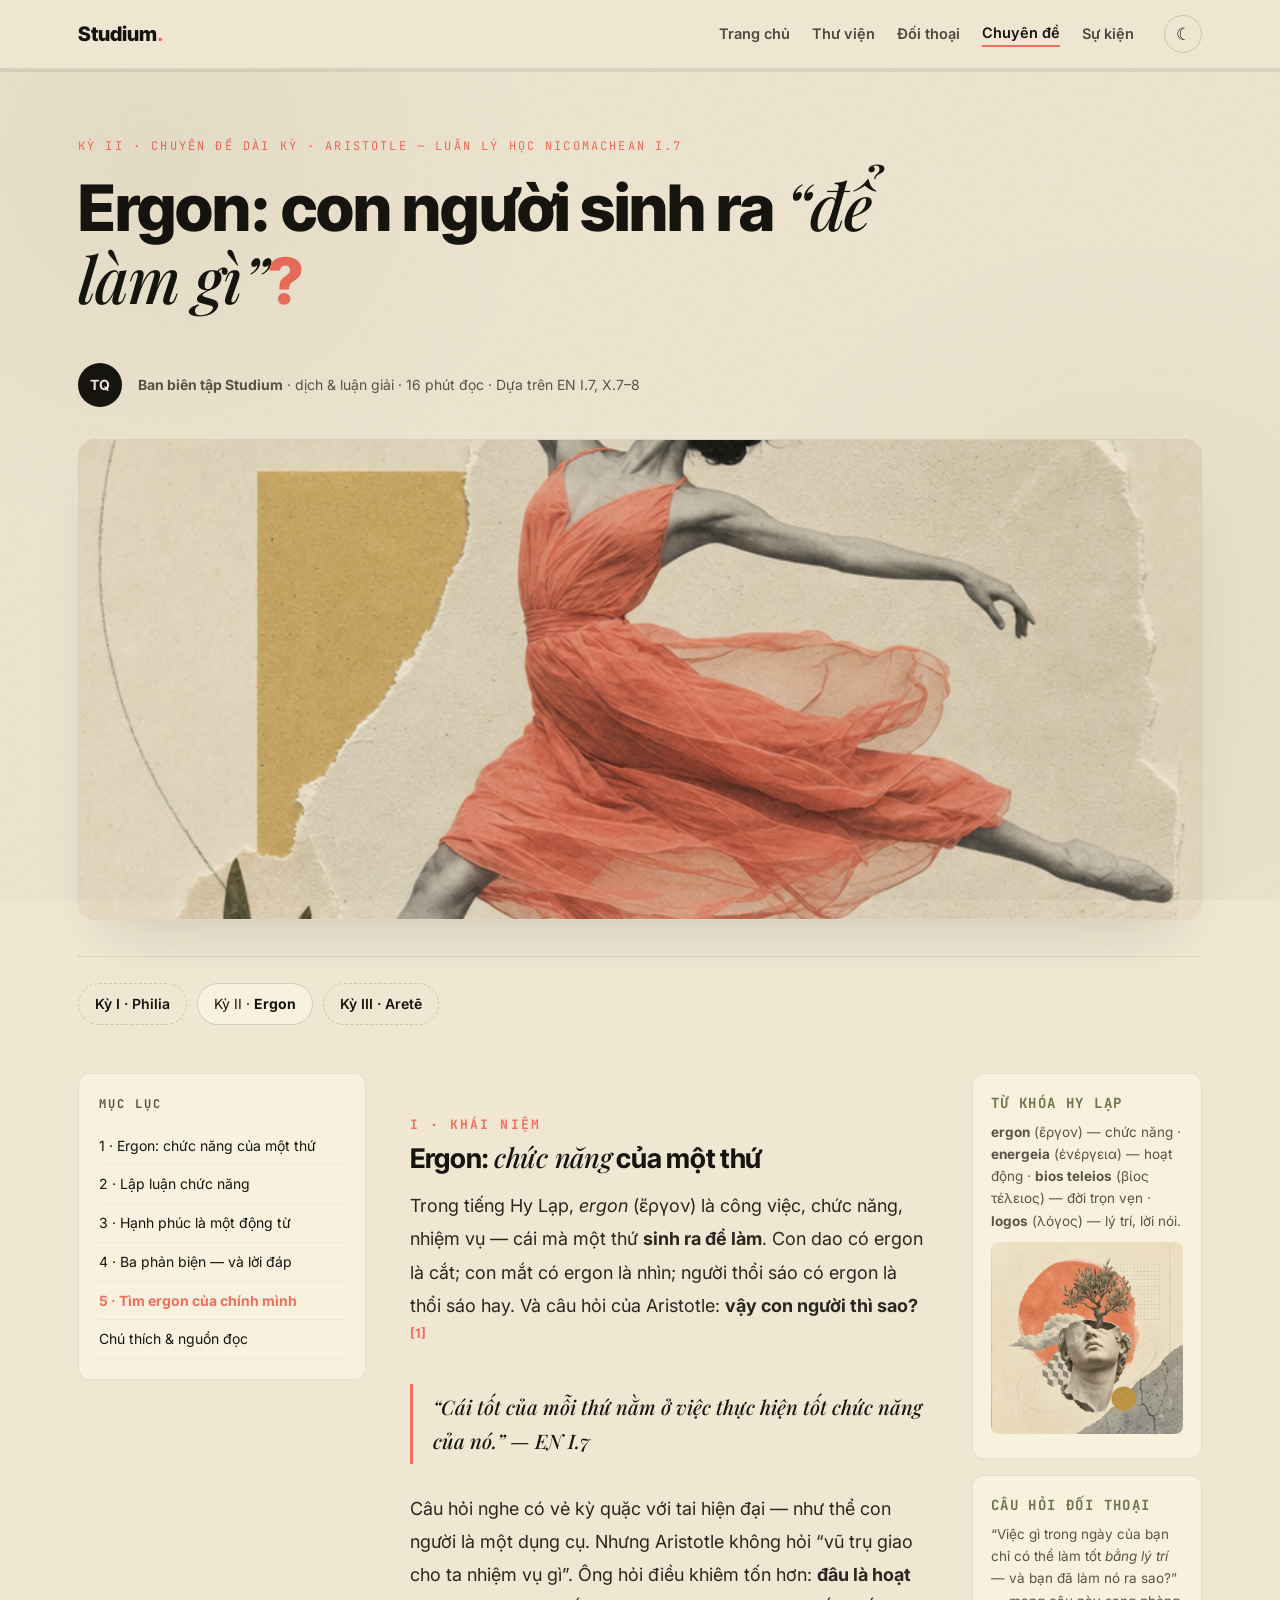
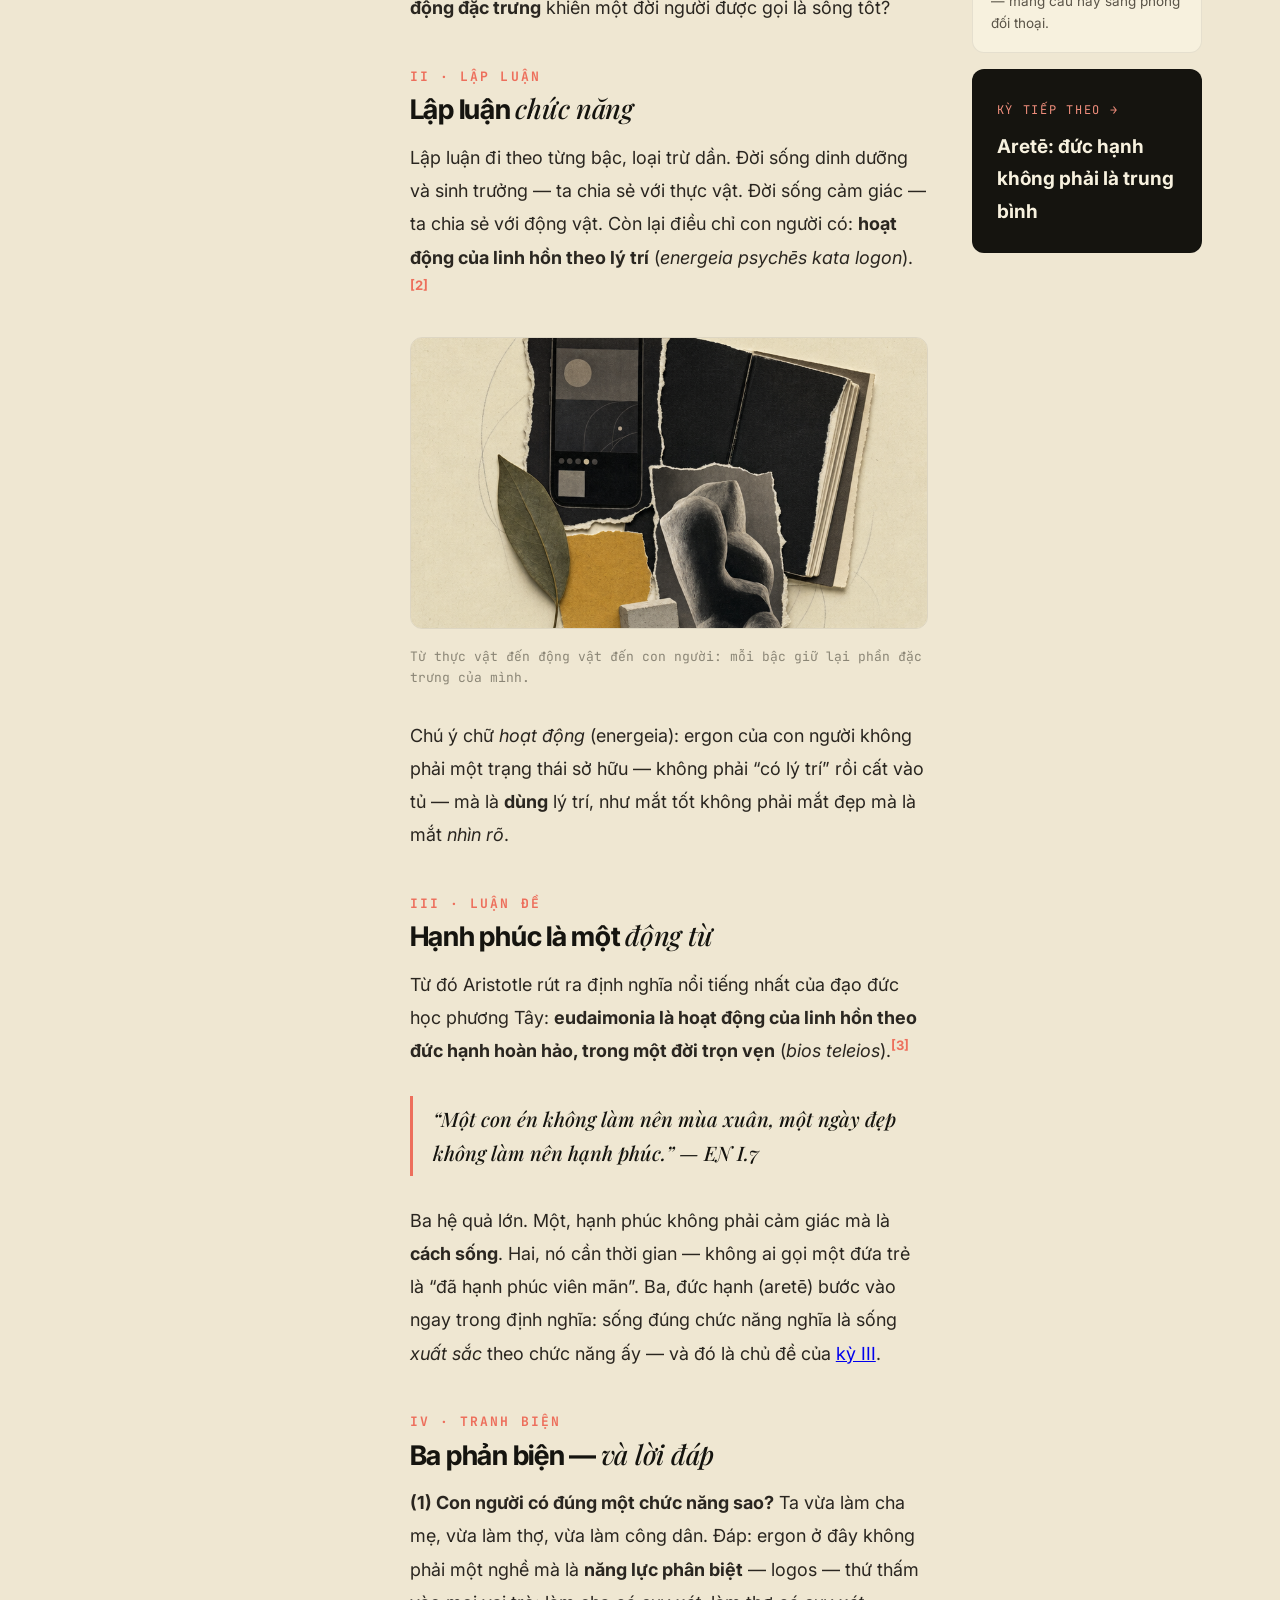
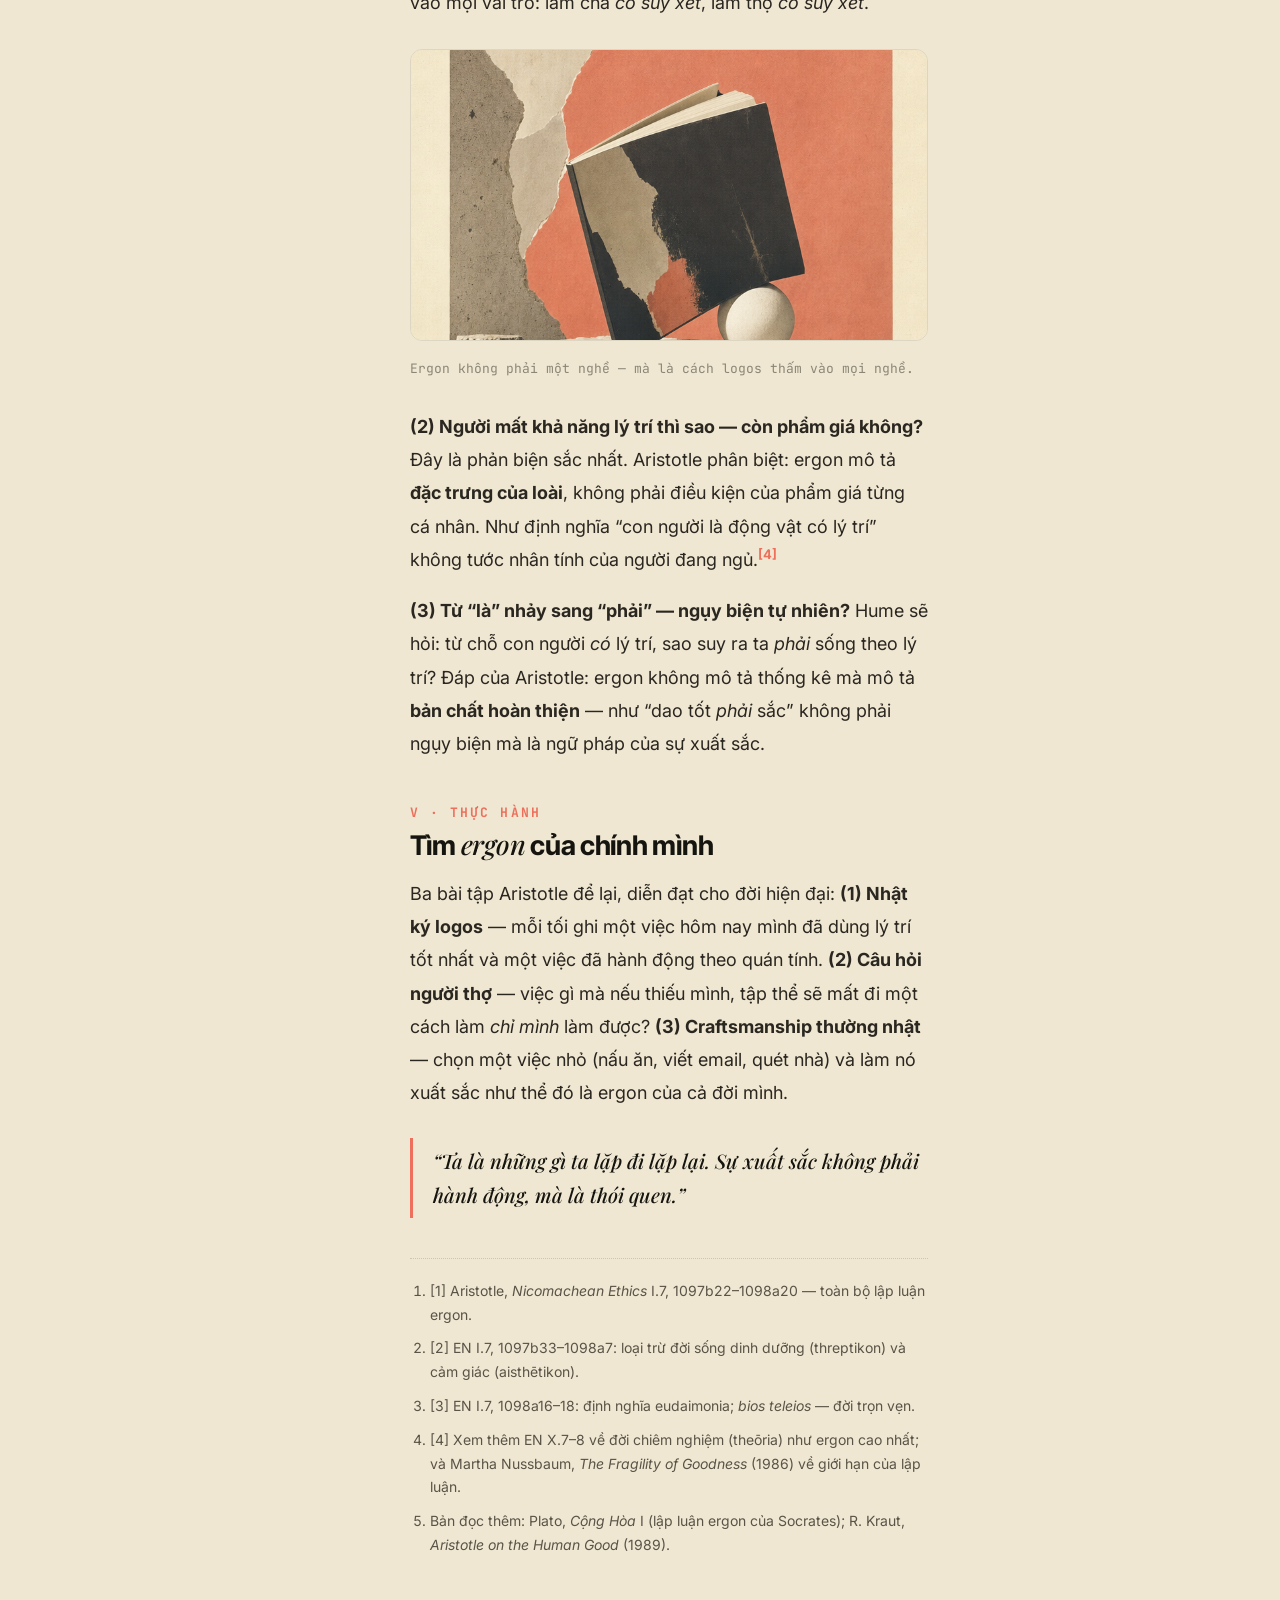
<file: chuyen-de-ergon.html>
<!DOCTYPE html>
<html lang="vi">
<head>
<meta charset="utf-8" />
<meta name="viewport" content="width=device-width, initial-scale=1" />
<title>Chuyên đề: Ergon — con người “để làm gì”? — Studium</title>
<meta name="description" content="Tiểu luận dài kỳ theo Aristotle: lập luận chức năng (ergon) — hạnh phúc là hoạt động của linh hồn theo đức hạnh. Mục lục, chú thích, tiến độ đọc." />
<link rel="stylesheet" href="atelier.css" />
<style>
.wrap{max-width:1180px;margin:0 auto;padding:0 28px}
.site-nav{position:sticky;top:0;z-index:50;background:color-mix(in oklch,var(--paper) 93%,transparent);backdrop-filter:blur(10px);border-bottom:1px dotted var(--line)}
.site-nav .wrap{display:flex;align-items:center;gap:30px;padding-top:15px;padding-bottom:15px}
.brand{font-family:var(--sans);font-weight:800;font-size:20px;text-decoration:none;color:inherit}.brand i{color:var(--coral);font-style:normal}
.site-nav .links{display:flex;gap:22px;margin-left:auto;font-size:14.5px;font-weight:600}
.site-nav .links a{text-decoration:none;color:inherit;opacity:.75}.site-nav .links a[aria-current]{opacity:1;border-bottom:2px solid var(--coral)}
.progress{position:sticky;top:57px;z-index:40;height:3px;background:var(--line-soft)}
.progress i{display:block;height:100%;width:0;background:var(--coral)}
.hero{padding:64px 0 36px;border-bottom:1px dotted var(--line)}
.eyebrow{font-family:var(--mono);font-size:12px;letter-spacing:.18em;color:var(--coral);text-transform:uppercase;margin-bottom:14px}
h1{font-family:var(--sans);font-weight:800;font-size:clamp(32px,4.6vw,58px);letter-spacing:-.015em;line-height:1.12;max-width:20ch}
h1 em{font-family:var(--serif);font-style:italic;font-weight:500}h1 .dot{color:var(--coral)}
.byline{display:flex;gap:16px;align-items:center;margin-top:20px;font-size:14px;color:var(--ink-mute)}
.byline .avatar{width:44px;height:44px;border-radius:50%;background:var(--ink);color:var(--bone);display:grid;place-items:center;font-weight:700}
.hero img{width:100%;border-radius:16px;border:1px solid var(--line-soft);box-shadow:var(--shadow);margin-top:32px;aspect-ratio:21/9;object-fit:cover}
.e-grid{display:grid;grid-template-columns:5fr 9fr 4fr;gap:44px;padding:48px 0 90px;align-items:start}
.toc{position:sticky;top:80px;border:1px solid var(--line-soft);border-radius:12px;background:var(--bone);padding:20px}
.toc h2{font-family:var(--mono);font-size:12px;letter-spacing:.16em;text-transform:uppercase;color:var(--ink-mute);margin-bottom:12px}
.toc a{display:block;font-size:14px;text-decoration:none;color:inherit;padding:7px 0;border-bottom:1px dotted var(--line-soft)}
.toc a.active{color:var(--coral);font-weight:700}
.essay{font-size:18px;line-height:1.85;letter-spacing:0;color:var(--ink-soft);max-width:65ch}
.essay h2{font-family:var(--sans);font-size:clamp(22px,6vw,27px);font-weight:700;letter-spacing:-.01em;line-height:1.2;margin:44px 0 14px;color:var(--ink);scroll-margin-top:110px}
.essay h2 em{font-family:var(--serif);font-style:italic;font-weight:500}
.essay h2 .rn{font-family:var(--mono);font-size:13px;color:var(--coral);display:block;letter-spacing:.16em;margin-bottom:8px}
.essay p{margin-bottom:18px;line-height:1.85;letter-spacing:0}
.essay blockquote{font-family:var(--serif);font-style:italic;font-weight:500;font-size:20px;line-height:1.7;letter-spacing:0;border-left:3px solid var(--coral);padding:6px 0 6px 20px;margin:28px 0;color:var(--ink)}
.essay figure{margin:30px 0}
.essay figure img{width:100%;border-radius:12px;border:1px solid var(--line-soft);aspect-ratio:16/9;object-fit:cover}
.essay figcaption{font-family:var(--mono);font-size:13px;line-height:1.6;color:var(--ink-faint);margin-top:8px}
.fn{font-size:13px;line-height:1.4;color:var(--coral);vertical-align:super;text-decoration:none;font-weight:700}
.notes{border-top:1px dotted var(--line);margin-top:40px;padding-top:20px;font-size:14px;line-height:1.7;color:var(--ink-mute)}
.notes li{margin-bottom:10px;margin-left:20px}
.margin{display:flex;flex-direction:column;gap:16px;position:sticky;top:80px}
.mnote{border:1px solid var(--line-soft);border-radius:12px;background:var(--bone);padding:18px;font-size:14px;line-height:1.6}
.mnote h3{font-size:14px;margin-bottom:6px;font-family:var(--mono);letter-spacing:.1em;text-transform:uppercase;color:var(--olive)}
.mnote p{color:var(--ink-mute);font-size:13.5px;line-height:1.65}
.mnote img{width:100%;border-radius:8px;aspect-ratio:1/1;object-fit:cover;margin-top:10px}
.next{border:1px solid var(--line-soft);border-radius:12px;background:var(--ink);color:var(--bone);padding:24px;text-decoration:none;display:block}
.next small{font-family:var(--mono);font-size:12px;letter-spacing:.14em;color:var(--coral-soft)}
.next b{display:block;font-size:19px;margin-top:8px}
@media(max-width:1000px){.e-grid{grid-template-columns:1fr}.toc{position:static}.margin{position:static}}
@media(max-width:880px){.e-grid{grid-template-columns:1fr}.toc{position:static}.site-nav .links{display:none}}
</style>
</head>
<body>
<nav class="site-nav" aria-label="Điều hướng chính"><div class="wrap">
<a class="brand" href="trang-chu.html">Studium<i>.</i></a>
<div class="links"><a href="trang-chu.html">Trang chủ</a><a href="thu-vien.html">Thư viện</a><a href="doi-thoai.html">Đối thoại</a><a href="chuyen-de.html" aria-current="page">Chuyên đề</a><a href="su-kien.html">Sự kiện</a></div><button class="theme-btn" type="button" aria-label="Bật chế độ tối" title="Tối / sáng">☾</button><button class="nav-toggle" type="button" aria-label="Mở menu" aria-expanded="false">☰</button></div></nav>
<div class="progress" aria-hidden="true"><i id="bar"></i></div>
<main class="wrap">
<header class="hero" data-od-id="essay-hero">
<div class="eyebrow">Kỳ II · Chuyên đề dài kỳ · Aristotle — Luân lý học Nicomachean I.7</div>
<h1>Ergon: con người sinh ra <em>“để làm gì”</em><span class="dot">?</span></h1>
<div class="byline"><div class="avatar">TQ</div><div><b>Ban biên tập Studium</b> · dịch &amp; luận giải · 16 phút đọc · Dựa trên EN I.7, X.7–8</div></div>
<img src="assets/lab-3.png" alt="Minh họa lập luận chức năng của Aristotle" />
</header>
<nav class="series" aria-label="Loạt chuyên đề" data-od-id="essay-series"><a href="chuyen-de.html">Kỳ I · Philia</a><span>Kỳ II · <b>Ergon</b></span><a href="chuyen-de-arete.html">Kỳ III · Aretē</a></nav>
<div class="e-grid">
<nav class="toc" aria-label="Mục lục chuyên đề" data-od-id="essay-toc">
<h2>Mục lục</h2>
<a href="#m1">1 · Ergon: chức năng của một thứ</a>
<a href="#m2">2 · Lập luận chức năng</a>
<a href="#m3">3 · Hạnh phúc là một động từ</a>
<a href="#m4">4 · Ba phản biện — và lời đáp</a>
<a href="#m5">5 · Tìm ergon của chính mình</a>
<a href="#notes">Chú thích &amp; nguồn đọc</a>
</nav>
<article class="essay" data-od-id="essay-body">
<h2 id="m1"><span class="rn">I · KHÁI NIỆM</span>Ergon: <em>chức năng</em> của một thứ</h2>
<p>Trong tiếng Hy Lạp, <i>ergon</i> (ἔργον) là công việc, chức năng, nhiệm vụ — cái mà một thứ <b>sinh ra để làm</b>. Con dao có ergon là cắt; con mắt có ergon là nhìn; người thổi sáo có ergon là thổi sáo hay. Và câu hỏi của Aristotle: <b>vậy con người thì sao?</b><a class="fn" href="#notes">[1]</a></p>
<blockquote>“Cái tốt của mỗi thứ nằm ở việc thực hiện tốt chức năng của nó.” — EN I.7</blockquote>
<p>Câu hỏi nghe có vẻ kỳ quặc với tai hiện đại — như thể con người là một dụng cụ. Nhưng Aristotle không hỏi “vũ trụ giao cho ta nhiệm vụ gì”. Ông hỏi điều khiêm tốn hơn: <b>đâu là hoạt động đặc trưng</b> khiến một đời người được gọi là sống tốt?</p>
<h2 id="m2"><span class="rn">II · LẬP LUẬN</span>Lập luận <em>chức năng</em></h2>
<p>Lập luận đi theo từng bậc, loại trừ dần. Đời sống dinh dưỡng và sinh trưởng — ta chia sẻ với thực vật. Đời sống cảm giác — ta chia sẻ với động vật. Còn lại điều chỉ con người có: <b>hoạt động của linh hồn theo lý trí</b> (<i>energeia psychēs kata logon</i>).<a class="fn" href="#notes">[2]</a></p>
<figure><img src="assets/method-2.png" alt="Các bậc của lập luận chức năng" /><figcaption>Từ thực vật đến động vật đến con người: mỗi bậc giữ lại phần đặc trưng của mình.</figcaption></figure>
<p>Chú ý chữ <i>hoạt động</i> (energeia): ergon của con người không phải một trạng thái sở hữu — không phải “có lý trí” rồi cất vào tủ — mà là <b>dùng</b> lý trí, như mắt tốt không phải mắt đẹp mà là mắt <i>nhìn rõ</i>.</p>
<h2 id="m3"><span class="rn">III · LUẬN ĐỀ</span>Hạnh phúc là một <em>động từ</em></h2>
<p>Từ đó Aristotle rút ra định nghĩa nổi tiếng nhất của đạo đức học phương Tây: <b>eudaimonia là hoạt động của linh hồn theo đức hạnh hoàn hảo, trong một đời trọn vẹn</b> (<i>bios teleios</i>).<a class="fn" href="#notes">[3]</a></p>
<blockquote>“Một con én không làm nên mùa xuân, một ngày đẹp không làm nên hạnh phúc.” — EN I.7</blockquote>
<p>Ba hệ quả lớn. Một, hạnh phúc không phải cảm giác mà là <b>cách sống</b>. Hai, nó cần thời gian — không ai gọi một đứa trẻ là “đã hạnh phúc viên mãn”. Ba, đức hạnh (aretē) bước vào ngay trong định nghĩa: sống đúng chức năng nghĩa là sống <i>xuất sắc</i> theo chức năng ấy — và đó là chủ đề của <a href="chuyen-de-arete.html">kỳ III</a>.</p>
<h2 id="m4"><span class="rn">IV · TRANH BIỆN</span>Ba phản biện — <em>và lời đáp</em></h2>
<p><b>(1) Con người có đúng một chức năng sao?</b> Ta vừa làm cha mẹ, vừa làm thợ, vừa làm công dân. Đáp: ergon ở đây không phải một nghề mà là <b>năng lực phân biệt</b> — logos — thứ thấm vào mọi vai trò: làm cha <i>có suy xét</i>, làm thợ <i>có suy xét</i>.</p>
<figure><img src="assets/work-2.png" alt="Logos thấm vào mọi vai trò của đời người" /><figcaption>Ergon không phải một nghề — mà là cách logos thấm vào mọi nghề.</figcaption></figure>
<p><b>(2) Người mất khả năng lý trí thì sao — còn phẩm giá không?</b> Đây là phản biện sắc nhất. Aristotle phân biệt: ergon mô tả <b>đặc trưng của loài</b>, không phải điều kiện của phẩm giá từng cá nhân. Như định nghĩa “con người là động vật có lý trí” không tước nhân tính của người đang ngủ.<a class="fn" href="#notes">[4]</a></p>
<p><b>(3) Từ “là” nhảy sang “phải” — ngụy biện tự nhiên?</b> Hume sẽ hỏi: từ chỗ con người <i>có</i> lý trí, sao suy ra ta <i>phải</i> sống theo lý trí? Đáp của Aristotle: ergon không mô tả thống kê mà mô tả <b>bản chất hoàn thiện</b> — như “dao tốt <i>phải</i> sắc” không phải ngụy biện mà là ngữ pháp của sự xuất sắc.</p>
<h2 id="m5"><span class="rn">V · THỰC HÀNH</span>Tìm <em>ergon</em> của chính mình</h2>
<p>Ba bài tập Aristotle để lại, diễn đạt cho đời hiện đại: <b>(1) Nhật ký logos</b> — mỗi tối ghi một việc hôm nay mình đã dùng lý trí tốt nhất và một việc đã hành động theo quán tính. <b>(2) Câu hỏi người thợ</b> — việc gì mà nếu thiếu mình, tập thể sẽ mất đi một cách làm <i>chỉ mình</i> làm được? <b>(3) Craftsmanship thường nhật</b> — chọn một việc nhỏ (nấu ăn, viết email, quét nhà) và làm nó xuất sắc như thể đó là ergon của cả đời mình.</p>
<blockquote>“Ta là những gì ta lặp đi lặp lại. Sự xuất sắc không phải hành động, mà là thói quen.”</blockquote>
<ol class="notes" id="notes">
<li>[1] Aristotle, <i>Nicomachean Ethics</i> I.7, 1097b22–1098a20 — toàn bộ lập luận ergon.</li>
<li>[2] EN I.7, 1097b33–1098a7: loại trừ đời sống dinh dưỡng (threptikon) và cảm giác (aisthētikon).</li>
<li>[3] EN I.7, 1098a16–18: định nghĩa eudaimonia; <i>bios teleios</i> — đời trọn vẹn.</li>
<li>[4] Xem thêm EN X.7–8 về đời chiêm nghiệm (theōria) như ergon cao nhất; và Martha Nussbaum, <i>The Fragility of Goodness</i> (1986) về giới hạn của lập luận.</li>
<li>Bản đọc thêm: Plato, <i>Cộng Hòa</i> I (lập luận ergon của Socrates); R. Kraut, <i>Aristotle on the Human Good</i> (1989).</li>
</ol>
</article>
<aside class="margin">
<div class="mnote" data-od-id="essay-glossary"><h3>Từ khóa Hy Lạp</h3><p><b>ergon</b> (ἔργον) — chức năng · <b>energeia</b> (ἐνέργεια) — hoạt động · <b>bios teleios</b> (βίος τέλειος) — đời trọn vẹn · <b>logos</b> (λόγος) — lý trí, lời nói.</p><img src="assets/cta.png" alt="Từ khóa triết học Hy Lạp" /></div>
<div class="mnote"><h3>Câu hỏi đối thoại</h3><p>“Việc gì trong ngày của bạn chỉ có thể làm tốt <i>bằng lý trí</i> — và bạn đã làm nó ra sao?” — mang câu này sang phòng đối thoại.</p></div>
<a class="next" href="chuyen-de-arete.html"><small>KỲ TIẾP THEO →</small><b>Aretē: đức hạnh không phải là trung bình</b></a>
</aside>
</div>
</main>
<script>
var bar=document.getElementById('bar');
addEventListener('scroll',function(){var h=document.documentElement;var p=h.scrollTop/(h.scrollHeight-h.clientHeight);bar.style.width=(p*100)+'%'},{passive:true});
var links=document.querySelectorAll('.toc a'),secs=[];
links.forEach(function(a){var s=document.querySelector(a.getAttribute('href'));if(s)secs.push([a,s])});
var io=new IntersectionObserver(function(es){es.forEach(function(e){if(e.isIntersecting){links.forEach(function(a){a.classList.remove('active')});var f=secs.find(function(x){return x[1]===e.target});if(f)f[0].classList.add('active')}})},{rootMargin:'-40% 0px -55% 0px'});
secs.forEach(function(x){io.observe(x[1])});
</script>
<script>(function(){var k='tq-theme';function set(t){document.documentElement.setAttribute('data-theme',t);try{localStorage.setItem(k,t)}catch(e){}document.querySelectorAll('.theme-btn').forEach(function(x){x.textContent=t==='dark'?'☀':'☾';x.setAttribute('aria-label',t==='dark'?'Chế độ sáng':'Chế độ tối')})}try{var s=localStorage.getItem(k);if(s)set(s);else if(matchMedia('(prefers-color-scheme: dark)').matches)set('dark')}catch(e){}document.addEventListener('click',function(e){var b=e.target.closest&&e.target.closest('.theme-btn');if(b)set(document.documentElement.getAttribute('data-theme')==='dark'?'light':'dark')})})();</script>
<script>(function(){var t=document.querySelector('.nav-toggle'),l=document.querySelector('.site-nav .links');if(!t||!l)return;t.addEventListener('click',function(){var o=l.classList.toggle('open');t.setAttribute('aria-expanded',String(o));t.textContent=o?String.fromCharCode(10005):String.fromCharCode(9776);});l.addEventListener('click',function(e){if(e.target.closest('a')){l.classList.remove('open');t.setAttribute('aria-expanded','false');t.textContent=String.fromCharCode(9776);}});document.addEventListener('keydown',function(e){if(e.key==='Escape'){l.classList.remove('open');t.setAttribute('aria-expanded','false');t.textContent=String.fromCharCode(9776);}});window.addEventListener('resize',function(){if(window.innerWidth>880){l.classList.remove('open');t.setAttribute('aria-expanded','false');t.textContent=String.fromCharCode(9776);}});})();</script></body>
</html>
</file>
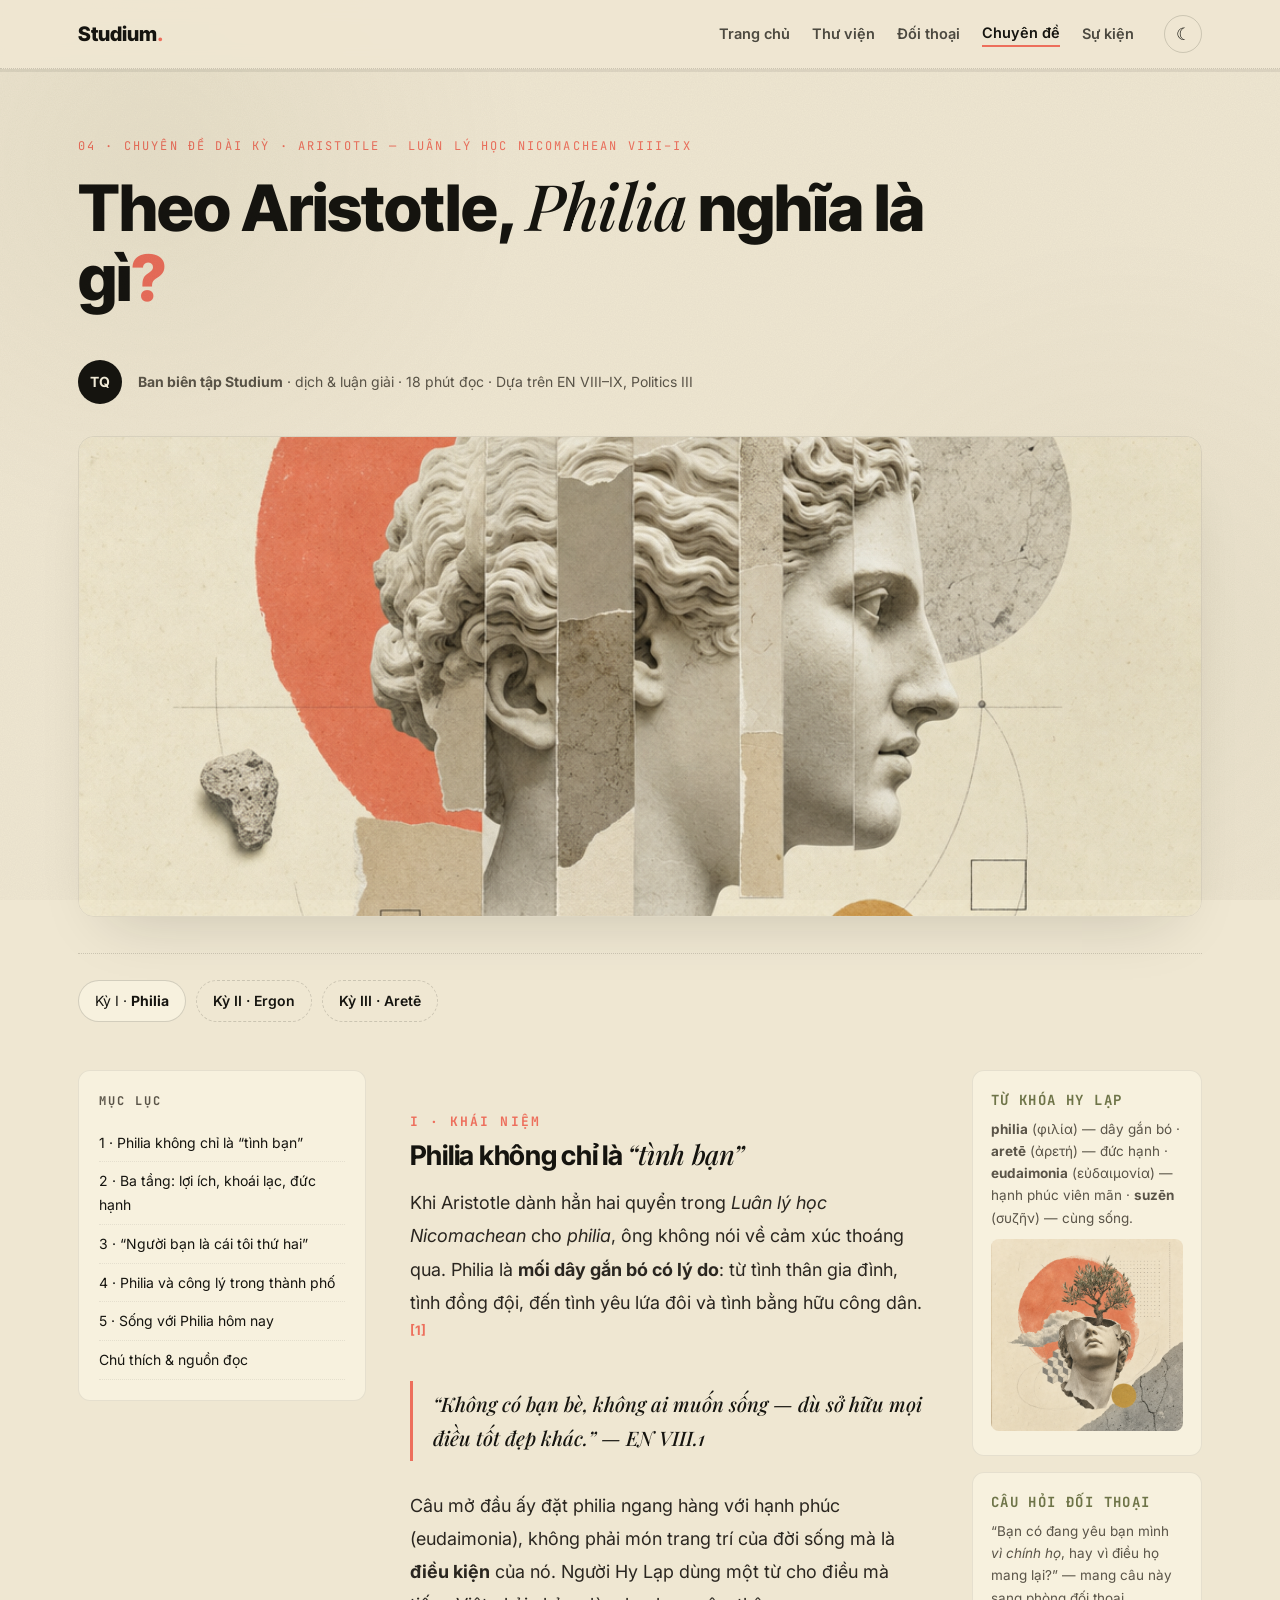
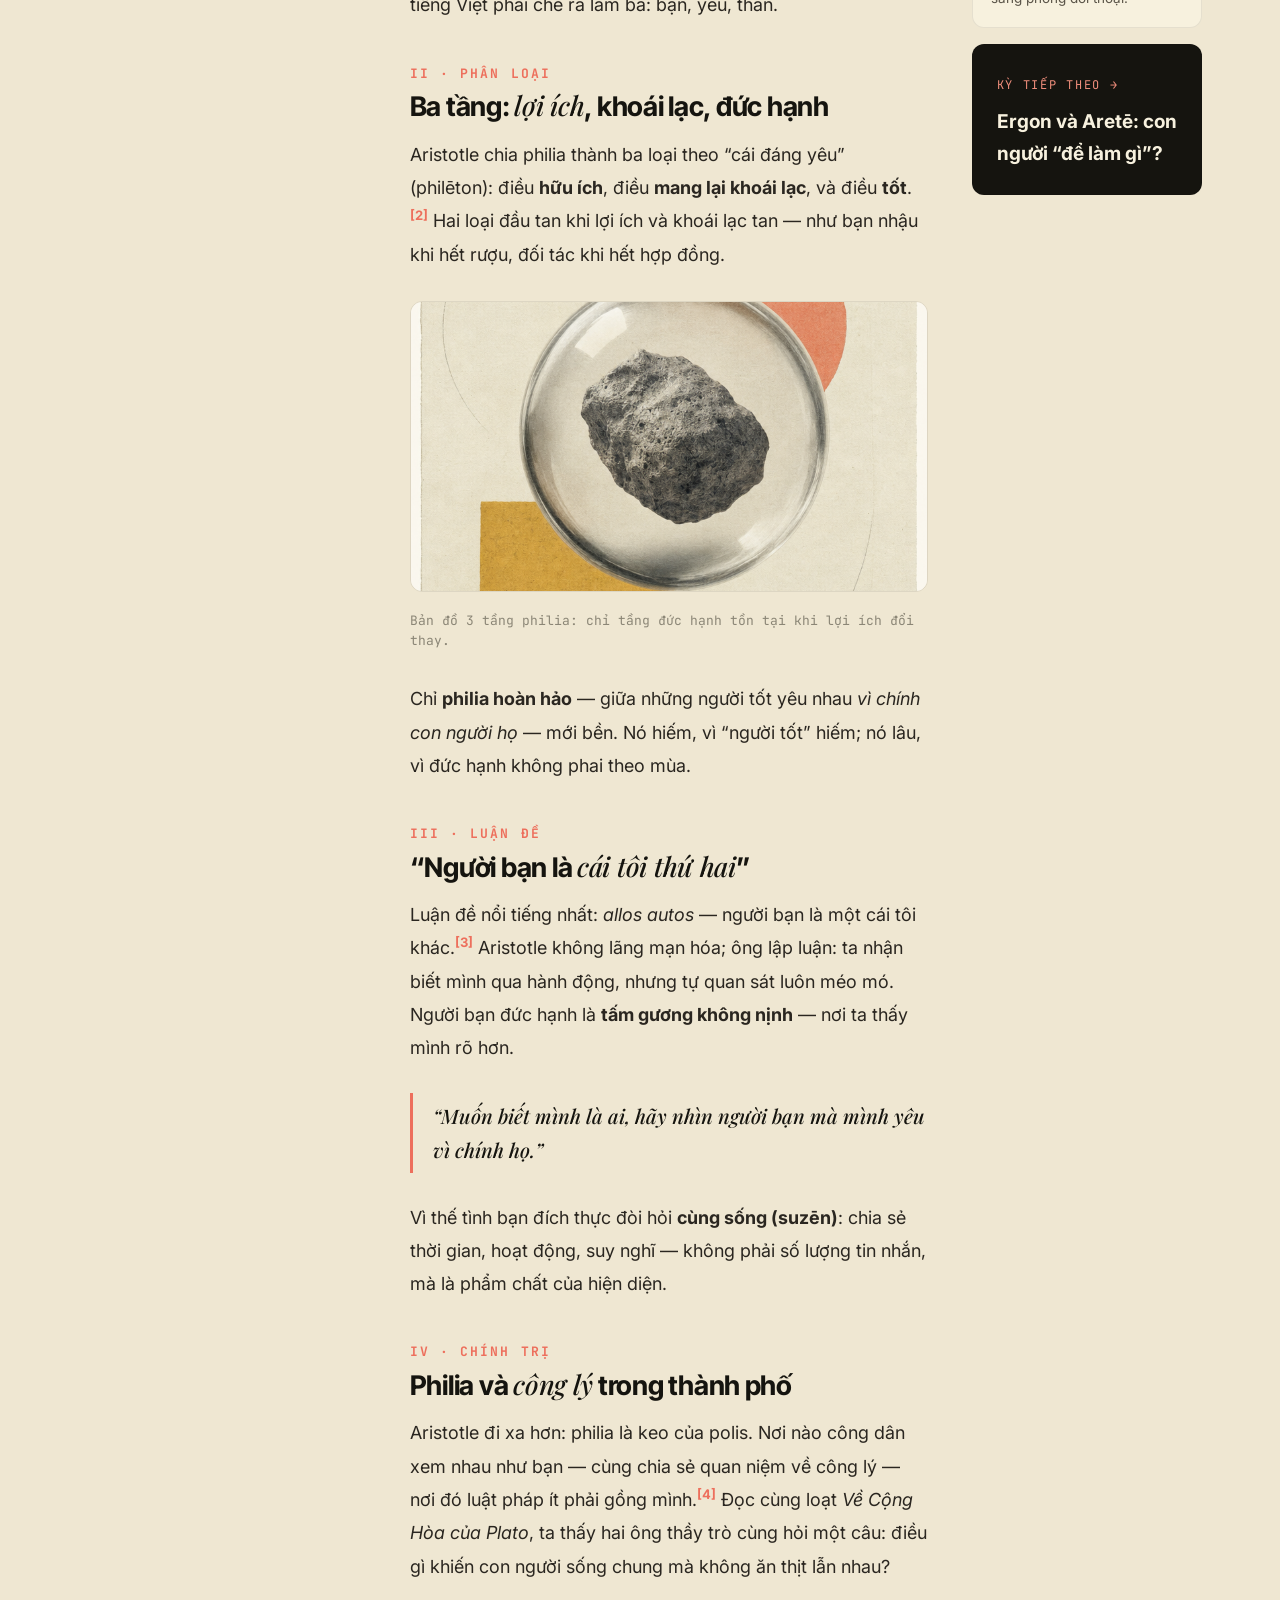
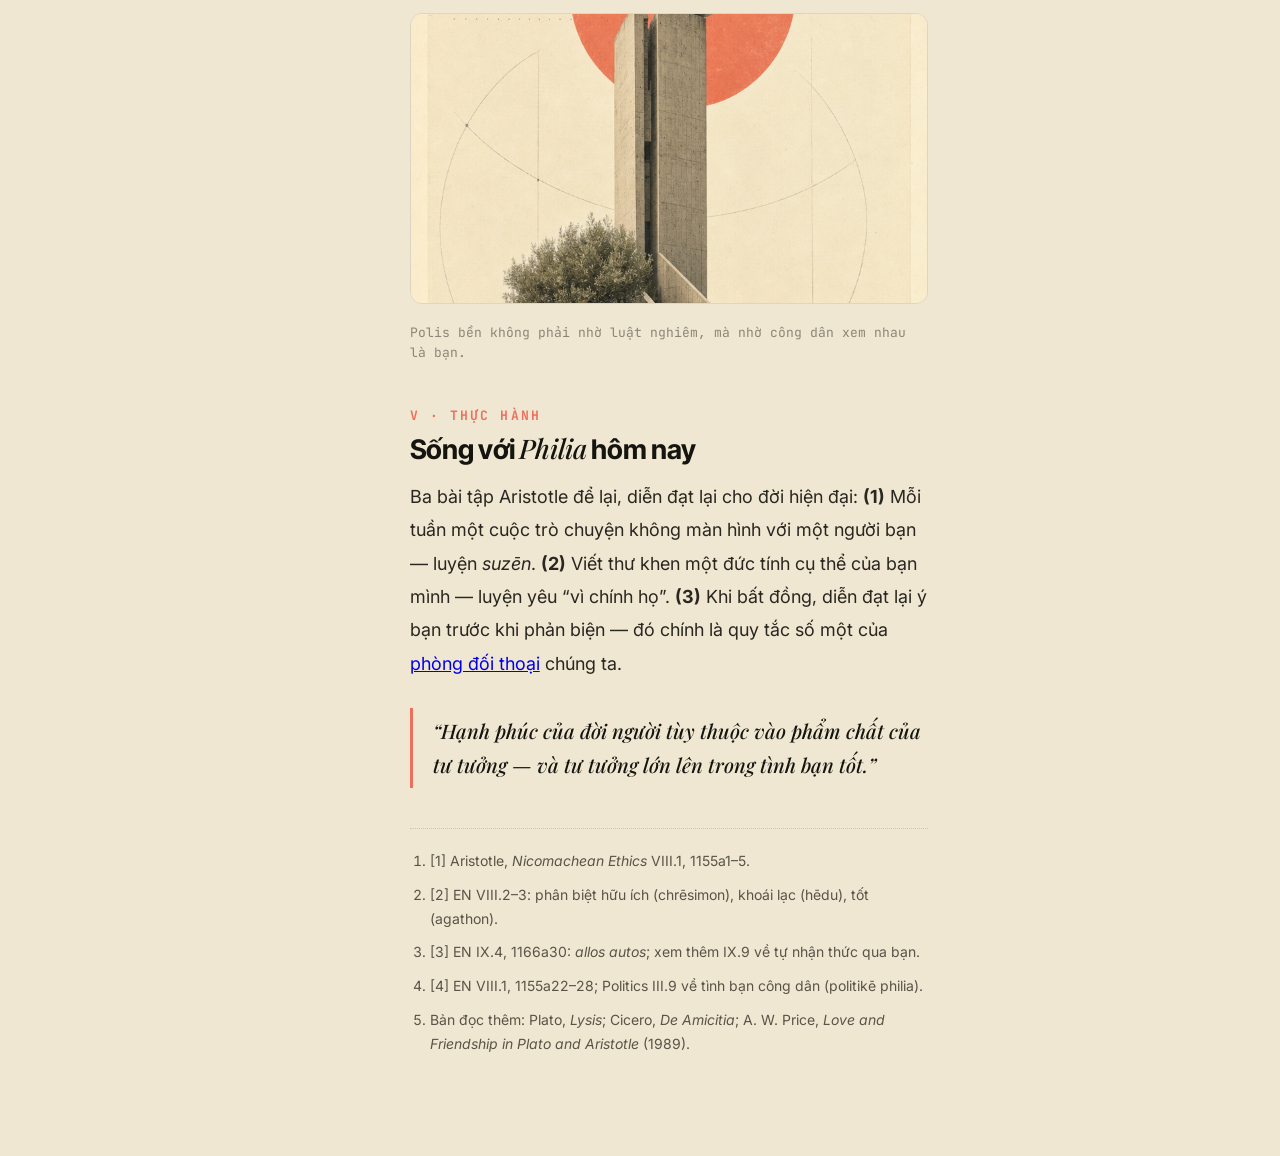
<file: chuyen-de.html>
<!DOCTYPE html>
<html lang="vi">
<head>
<meta charset="utf-8" />
<meta name="viewport" content="width=device-width, initial-scale=1" />
<title>Chuyên đề: Philia là gì? — Studium</title>
<meta name="description" content="Tiểu luận dài kỳ theo Aristotle: Philia — tình bạn như một đức hạnh. Mục lục, chú thích, tiến độ đọc." />
<link rel="stylesheet" href="atelier.css" />
<style>
.wrap{max-width:1180px;margin:0 auto;padding:0 28px}
.site-nav{position:sticky;top:0;z-index:50;background:color-mix(in oklch,var(--paper) 93%,transparent);backdrop-filter:blur(10px);border-bottom:1px dotted var(--line)}
.site-nav .wrap{display:flex;align-items:center;gap:30px;padding-top:15px;padding-bottom:15px}
.brand{font-family:var(--sans);font-weight:800;font-size:20px;text-decoration:none;color:inherit}.brand i{color:var(--coral);font-style:normal}
.site-nav .links{display:flex;gap:22px;margin-left:auto;font-size:14.5px;font-weight:600}
.site-nav .links a{text-decoration:none;color:inherit;opacity:.75}.site-nav .links a[aria-current]{opacity:1;border-bottom:2px solid var(--coral)}
.progress{position:sticky;top:57px;z-index:40;height:3px;background:var(--line-soft)}
.progress i{display:block;height:100%;width:0;background:var(--coral)}
.hero{padding:64px 0 36px;border-bottom:1px dotted var(--line)}
.eyebrow{font-family:var(--mono);font-size:12px;letter-spacing:.18em;color:var(--coral);text-transform:uppercase;margin-bottom:14px}
h1{font-family:var(--sans);font-weight:800;font-size:clamp(32px,4.6vw,58px);letter-spacing:-.015em;line-height:1.12;max-width:20ch}
h1 em{font-family:var(--serif);font-style:italic;font-weight:500}h1 .dot{color:var(--coral)}
.byline{display:flex;gap:16px;align-items:center;margin-top:20px;font-size:14px;color:var(--ink-mute)}
.byline .avatar{width:44px;height:44px;border-radius:50%;background:var(--ink);color:var(--bone);display:grid;place-items:center;font-weight:700}
.hero img{width:100%;border-radius:16px;border:1px solid var(--line-soft);box-shadow:var(--shadow);margin-top:32px;aspect-ratio:21/9;object-fit:cover}
.e-grid{display:grid;grid-template-columns:5fr 9fr 4fr;gap:44px;padding:48px 0 90px;align-items:start}
.toc{position:sticky;top:80px;border:1px solid var(--line-soft);border-radius:12px;background:var(--bone);padding:20px}
.toc h2{font-family:var(--mono);font-size:12px;letter-spacing:.16em;text-transform:uppercase;color:var(--ink-mute);margin-bottom:12px}
.toc a{display:block;font-size:14px;text-decoration:none;color:inherit;padding:7px 0;border-bottom:1px dotted var(--line-soft)}
.toc a.active{color:var(--coral);font-weight:700}
.essay{font-size:18px;line-height:1.85;letter-spacing:0;color:var(--ink-soft);max-width:65ch}
.essay h2{font-family:var(--sans);font-size:clamp(22px,6vw,27px);font-weight:700;letter-spacing:-.01em;line-height:1.2;margin:44px 0 14px;color:var(--ink);scroll-margin-top:110px}
.essay h2 em{font-family:var(--serif);font-style:italic;font-weight:500}
.essay h2 .rn{font-family:var(--mono);font-size:13px;color:var(--coral);display:block;letter-spacing:.16em;margin-bottom:8px}
.essay p{margin-bottom:18px;line-height:1.85;letter-spacing:0}
.essay blockquote{font-family:var(--serif);font-style:italic;font-weight:500;font-size:20px;line-height:1.7;letter-spacing:0;border-left:3px solid var(--coral);padding:6px 0 6px 20px;margin:28px 0;color:var(--ink)}
.essay figure{margin:30px 0}
.essay figure img{width:100%;border-radius:12px;border:1px solid var(--line-soft);aspect-ratio:16/9;object-fit:cover}
.essay figcaption{font-family:var(--mono);font-size:13px;line-height:1.6;color:var(--ink-faint);margin-top:8px}
.fn{font-size:13px;line-height:1.4;color:var(--coral);vertical-align:super;text-decoration:none;font-weight:700}
.notes{border-top:1px dotted var(--line);margin-top:40px;padding-top:20px;font-size:14px;line-height:1.7;color:var(--ink-mute)}
.notes li{margin-bottom:10px;margin-left:20px}
.margin{display:flex;flex-direction:column;gap:16px;position:sticky;top:80px}
.mnote{border:1px solid var(--line-soft);border-radius:12px;background:var(--bone);padding:18px;font-size:14px;line-height:1.6}
.mnote h3{font-size:14px;margin-bottom:6px;font-family:var(--mono);letter-spacing:.1em;text-transform:uppercase;color:var(--olive)}
.mnote p{color:var(--ink-mute);font-size:13.5px;line-height:1.65}
.mnote img{width:100%;border-radius:8px;aspect-ratio:1/1;object-fit:cover;margin-top:10px}
.next{border:1px solid var(--line-soft);border-radius:12px;background:var(--ink);color:var(--bone);padding:24px;text-decoration:none;display:block}
.next small{font-family:var(--mono);font-size:12px;letter-spacing:.14em;color:var(--coral-soft)}
.next b{display:block;font-size:19px;margin-top:8px}
@media(max-width:1000px){.e-grid{grid-template-columns:1fr}.toc{position:static}.margin{position:static}}
@media(max-width:880px){.e-grid{grid-template-columns:1fr}.toc{position:static}.site-nav .links{display:none}}
</style>
</head>
<body>
<nav class="site-nav" aria-label="Điều hướng chính"><div class="wrap">
<a class="brand" href="trang-chu.html">Studium<i>.</i></a>
<div class="links"><a href="trang-chu.html">Trang chủ</a><a href="thu-vien.html">Thư viện</a><a href="doi-thoai.html">Đối thoại</a><a href="chuyen-de.html" aria-current="page">Chuyên đề</a><a href="su-kien.html">Sự kiện</a></div><button class="theme-btn" type="button" aria-label="Bat che do toi" title="Toi / sang">☾</button><button class="nav-toggle" type="button" aria-label="Mở menu" aria-expanded="false">☰</button></div></nav>
<div class="progress" aria-hidden="true"><i id="bar"></i></div>
<main class="wrap">
<header class="hero" data-od-id="essay-hero">
<div class="eyebrow">04 · Chuyên đề dài kỳ · Aristotle — Luân lý học Nicomachean VIII–IX</div>
<h1>Theo Aristotle, <em>Philia</em> nghĩa là gì<span class="dot">?</span></h1>
<div class="byline"><div class="avatar">TQ</div><div><b>Ban biên tập Studium</b> · dịch &amp; luận giải · 18 phút đọc · Dựa trên EN VIII–IX, Politics III</div></div>
<img src="assets/testimonial.png" alt="Minh họa tình bạn triết học cổ điển" />
</header>
<nav class="series" aria-label="Loạt chuyên đề" data-od-id="essay-series"><span>Kỳ I · <b>Philia</b></span><a href="chuyen-de-ergon.html">Kỳ II · Ergon</a><a href="chuyen-de-arete.html">Kỳ III · Aretē</a></nav>
<div class="e-grid">
<nav class="toc" aria-label="Mục lục chuyên đề" data-od-id="essay-toc">
<h2>Mục lục</h2>
<a href="#m1">1 · Philia không chỉ là “tình bạn”</a>
<a href="#m2">2 · Ba tầng: lợi ích, khoái lạc, đức hạnh</a>
<a href="#m3">3 · “Người bạn là cái tôi thứ hai”</a>
<a href="#m4">4 · Philia và công lý trong thành phố</a>
<a href="#m5">5 · Sống với Philia hôm nay</a>
<a href="#notes">Chú thích &amp; nguồn đọc</a>
</nav>
<article class="essay" data-od-id="essay-body">
<h2 id="m1"><span class="rn">I · KHÁI NIỆM</span>Philia không chỉ là <em>“tình bạn”</em></h2>
<p>Khi Aristotle dành hẳn hai quyển trong <i>Luân lý học Nicomachean</i> cho <i>philia</i>, ông không nói về cảm xúc thoáng qua. Philia là <b>mối dây gắn bó có lý do</b>: từ tình thân gia đình, tình đồng đội, đến tình yêu lứa đôi và tình bằng hữu công dân.<a class="fn" href="#notes">[1]</a></p>
<blockquote>“Không có bạn bè, không ai muốn sống — dù sở hữu mọi điều tốt đẹp khác.” — EN VIII.1</blockquote>
<p>Câu mở đầu ấy đặt philia ngang hàng với hạnh phúc (eudaimonia), không phải món trang trí của đời sống mà là <b>điều kiện</b> của nó. Người Hy Lạp dùng một từ cho điều mà tiếng Việt phải chẻ ra làm ba: bạn, yêu, thân.</p>
<h2 id="m2"><span class="rn">II · PHÂN LOẠI</span>Ba tầng: <em>lợi ích</em>, khoái lạc, đức hạnh</h2>
<p>Aristotle chia philia thành ba loại theo “cái đáng yêu” (philēton): điều <b>hữu ích</b>, điều <b>mang lại khoái lạc</b>, và điều <b>tốt</b>.<a class="fn" href="#notes">[2]</a> Hai loại đầu tan khi lợi ích và khoái lạc tan — như bạn nhậu khi hết rượu, đối tác khi hết hợp đồng.</p>
<figure><img src="assets/lab-2.png" alt="Ba tầng philia" /><figcaption>Bản đồ 3 tầng philia: chỉ tầng đức hạnh tồn tại khi lợi ích đổi thay.</figcaption></figure>
<p>Chỉ <b>philia hoàn hảo</b> — giữa những người tốt yêu nhau <i>vì chính con người họ</i> — mới bền. Nó hiếm, vì “người tốt” hiếm; nó lâu, vì đức hạnh không phai theo mùa.</p>
<h2 id="m3"><span class="rn">III · LUẬN ĐỀ</span>“Người bạn là <em>cái tôi thứ hai</em>”</h2>
<p>Luận đề nổi tiếng nhất: <i>allos autos</i> — người bạn là một cái tôi khác.<a class="fn" href="#notes">[3]</a> Aristotle không lãng mạn hóa; ông lập luận: ta nhận biết mình qua hành động, nhưng tự quan sát luôn méo mó. Người bạn đức hạnh là <b>tấm gương không nịnh</b> — nơi ta thấy mình rõ hơn.</p>
<blockquote>“Muốn biết mình là ai, hãy nhìn người bạn mà mình yêu vì chính họ.”</blockquote>
<p>Vì thế tình bạn đích thực đòi hỏi <b>cùng sống (suzēn)</b>: chia sẻ thời gian, hoạt động, suy nghĩ — không phải số lượng tin nhắn, mà là phẩm chất của hiện diện.</p>
<h2 id="m4"><span class="rn">IV · CHÍNH TRỊ</span>Philia và <em>công lý</em> trong thành phố</h2>
<p>Aristotle đi xa hơn: philia là keo của polis. Nơi nào công dân xem nhau như bạn — cùng chia sẻ quan niệm về công lý — nơi đó luật pháp ít phải gồng mình.<a class="fn" href="#notes">[4]</a> Đọc cùng loạt <i>Về Cộng Hòa của Plato</i>, ta thấy hai ông thầy trò cùng hỏi một câu: điều gì khiến con người sống chung mà không ăn thịt lẫn nhau?</p>
<figure><img src="assets/work-1.png" alt="Philia trong thành phố" /><figcaption>Polis bền không phải nhờ luật nghiêm, mà nhờ công dân xem nhau là bạn.</figcaption></figure>
<h2 id="m5"><span class="rn">V · THỰC HÀNH</span>Sống với <em>Philia</em> hôm nay</h2>
<p>Ba bài tập Aristotle để lại, diễn đạt lại cho đời hiện đại: <b>(1)</b> Mỗi tuần một cuộc trò chuyện không màn hình với một người bạn — luyện <i>suzēn</i>. <b>(2)</b> Viết thư khen một đức tính cụ thể của bạn mình — luyện yêu “vì chính họ”. <b>(3)</b> Khi bất đồng, diễn đạt lại ý bạn trước khi phản biện — đó chính là quy tắc số một của <a href="doi-thoai.html">phòng đối thoại</a> chúng ta.</p>
<blockquote>“Hạnh phúc của đời người tùy thuộc vào phẩm chất của tư tưởng — và tư tưởng lớn lên trong tình bạn tốt.”</blockquote>
<ol class="notes" id="notes">
<li>[1] Aristotle, <i>Nicomachean Ethics</i> VIII.1, 1155a1–5.</li>
<li>[2] EN VIII.2–3: phân biệt hữu ích (chrēsimon), khoái lạc (hēdu), tốt (agathon).</li>
<li>[3] EN IX.4, 1166a30: <i>allos autos</i>; xem thêm IX.9 về tự nhận thức qua bạn.</li>
<li>[4] EN VIII.1, 1155a22–28; Politics III.9 về tình bạn công dân (politikē philia).</li>
<li>Bản đọc thêm: Plato, <i>Lysis</i>; Cicero, <i>De Amicitia</i>; A. W. Price, <i>Love and Friendship in Plato and Aristotle</i> (1989).</li>
</ol>
</article>
<aside class="margin">
<div class="mnote" data-od-id="essay-glossary"><h3>Từ khóa Hy Lạp</h3><p><b>philia</b> (φιλία) — dây gắn bó · <b>aretē</b> (ἀρετή) — đức hạnh · <b>eudaimonia</b> (εὐδαιμονία) — hạnh phúc viên mãn · <b>suzēn</b> (συζῆν) — cùng sống.</p><img src="assets/cta.png" alt="Từ khóa triết học Hy Lạp" /></div>
<div class="mnote"><h3>Câu hỏi đối thoại</h3><p>“Bạn có đang yêu bạn mình <i>vì chính họ</i>, hay vì điều họ mang lại?” — mang câu này sang phòng đối thoại.</p></div>
<a class="next" href="chuyen-de-ergon.html"><small>KỲ TIẾP THEO →</small><b>Ergon và Aretē: con người “để làm gì”?</b></a>
</aside>
</div>
</main>
<script>
var bar=document.getElementById('bar');
addEventListener('scroll',function(){var h=document.documentElement;var p=h.scrollTop/(h.scrollHeight-h.clientHeight);bar.style.width=(p*100)+'%'},{passive:true});
var links=document.querySelectorAll('.toc a'),secs=[];
links.forEach(function(a){var s=document.querySelector(a.getAttribute('href'));if(s)secs.push([a,s])});
var io=new IntersectionObserver(function(es){es.forEach(function(e){if(e.isIntersecting){links.forEach(function(a){a.classList.remove('active')});var f=secs.find(function(x){return x[1]===e.target});if(f)f[0].classList.add('active')}})},{rootMargin:'-40% 0px -55% 0px'});
secs.forEach(function(x){io.observe(x[1])});
</script>
<script>(function(){var k='tq-theme';function set(t){document.documentElement.setAttribute('data-theme',t);try{localStorage.setItem(k,t)}catch(e){}document.querySelectorAll('.theme-btn').forEach(function(x){x.textContent=t==='dark'?'\u2600':'\u263e';x.setAttribute('aria-label',t==='dark'?'Che do sang':'Che do toi')})}try{var s=localStorage.getItem(k);if(s)set(s);else if(matchMedia('(prefers-color-scheme: dark)').matches)set('dark')}catch(e){}document.addEventListener('click',function(e){var b=e.target.closest&&e.target.closest('.theme-btn');if(b)set(document.documentElement.getAttribute('data-theme')==='dark'?'light':'dark')})})();</script><script>(function(){var t=document.querySelector('.nav-toggle'),l=document.querySelector('.site-nav .links');if(!t||!l)return;t.addEventListener('click',function(){var o=l.classList.toggle('open');t.setAttribute('aria-expanded',String(o));t.textContent=o?String.fromCharCode(10005):String.fromCharCode(9776);});l.addEventListener('click',function(e){if(e.target.closest('a')){l.classList.remove('open');t.setAttribute('aria-expanded','false');t.textContent=String.fromCharCode(9776);}});document.addEventListener('keydown',function(e){if(e.key==='Escape'){l.classList.remove('open');t.setAttribute('aria-expanded','false');t.textContent=String.fromCharCode(9776);}});window.addEventListener('resize',function(){if(window.innerWidth>880){l.classList.remove('open');t.setAttribute('aria-expanded','false');t.textContent=String.fromCharCode(9776);}});})();</script></body>
</html>
</file>
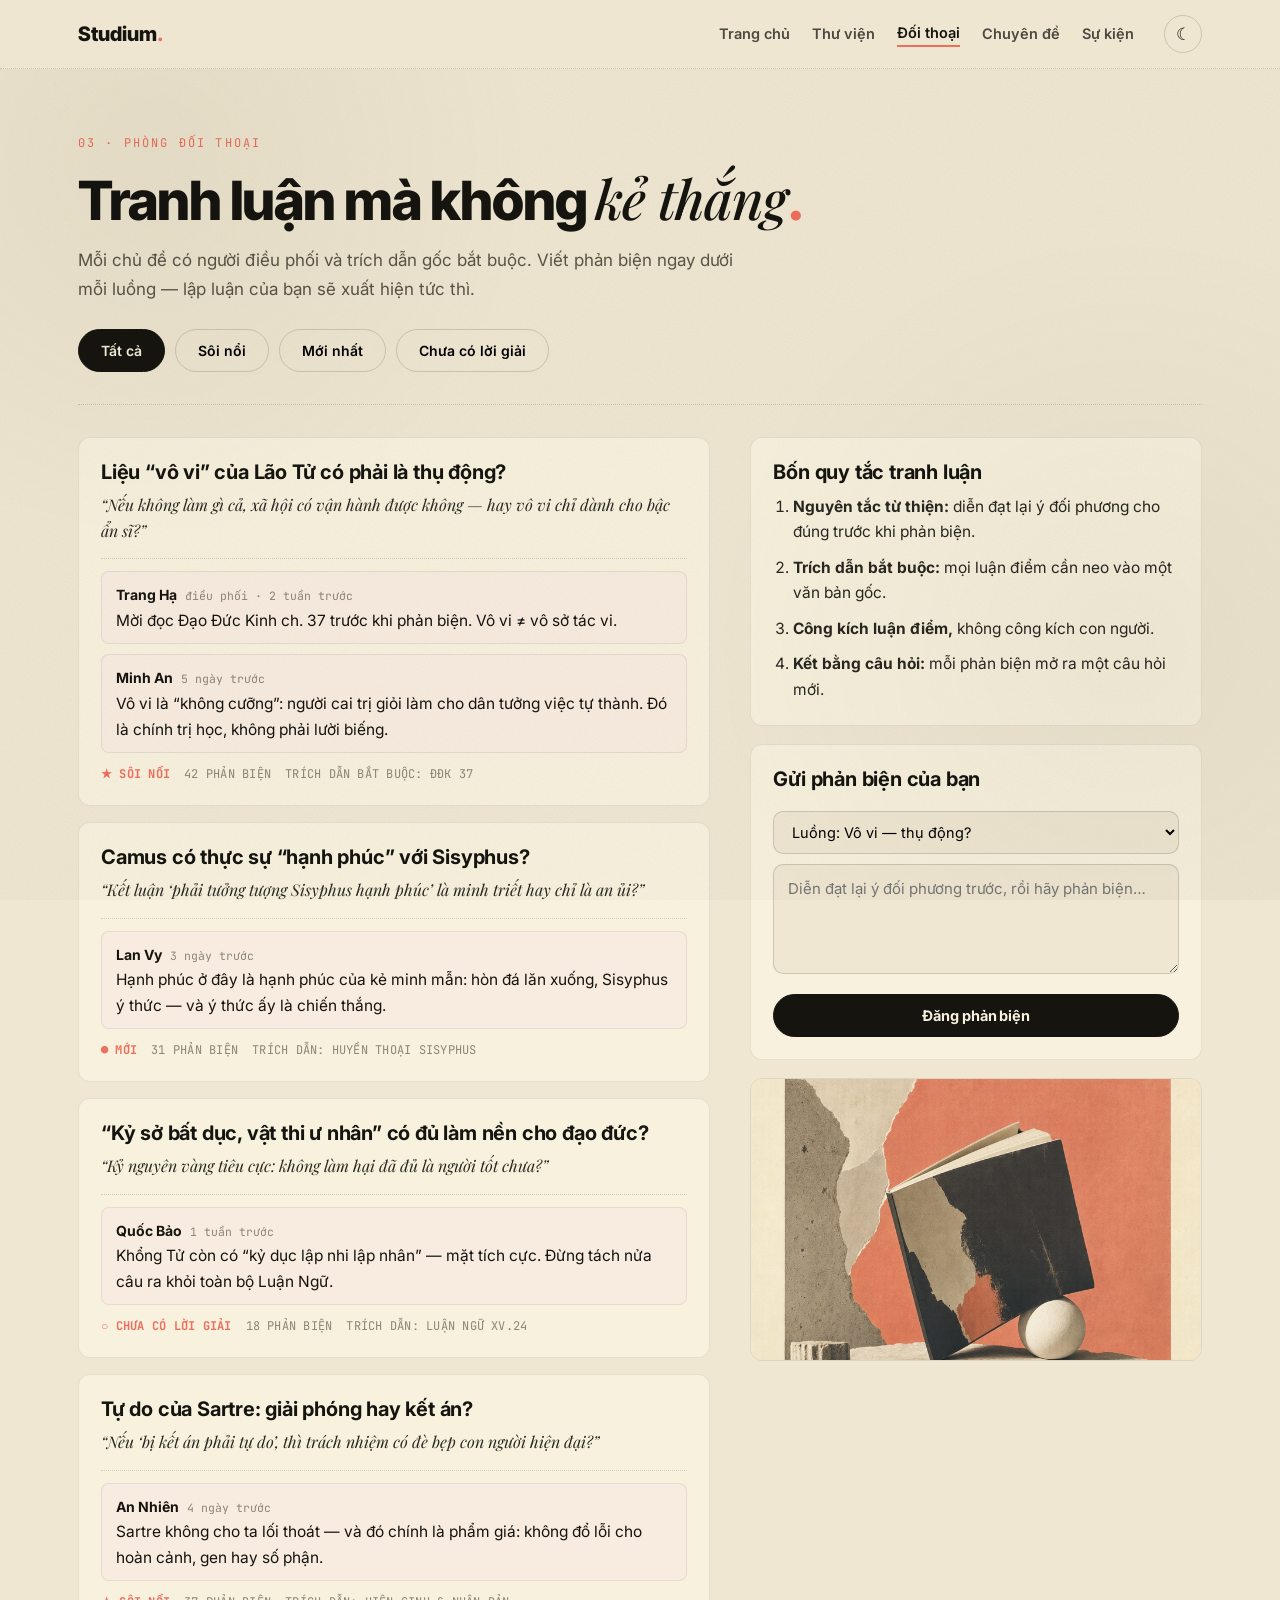
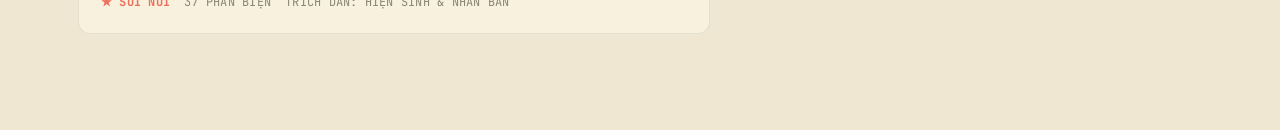
<file: doi-thoai.html>
<!DOCTYPE html>
<html lang="vi">
<head>
<meta charset="utf-8" />
<meta name="viewport" content="width=device-width, initial-scale=1" />
<title>Đối thoại — Studium</title>
<meta name="description" content="Phòng đối thoại triết học: tranh luận có điều phối, trích dẫn bắt buộc, nguyên tắc từ thiện." />
<link rel="stylesheet" href="atelier.css" />
<style>
.wrap{max-width:1180px;margin:0 auto;padding:0 28px}
.site-nav{position:sticky;top:0;z-index:50;background:color-mix(in oklch,var(--paper) 93%,transparent);backdrop-filter:blur(10px);border-bottom:1px dotted var(--line)}
.site-nav .wrap{display:flex;align-items:center;gap:30px;padding-top:15px;padding-bottom:15px}
.brand{font-family:var(--sans);font-weight:800;font-size:20px;text-decoration:none;color:inherit}.brand i{color:var(--coral);font-style:normal}
.site-nav .links{display:flex;gap:22px;margin-left:auto;font-size:14.5px;font-weight:600}
.site-nav .links a{text-decoration:none;color:inherit;opacity:.75}.site-nav .links a[aria-current]{opacity:1;border-bottom:2px solid var(--coral)}
.page-head{padding:64px 0 26px;border-bottom:1px dotted var(--line)}
.eyebrow{font-family:var(--mono);font-size:12px;letter-spacing:.18em;color:var(--coral);text-transform:uppercase;margin-bottom:14px}
h1{font-family:var(--sans);font-weight:800;font-size:clamp(32px,4.4vw,54px);letter-spacing:-.02em;line-height:1.15}
h1 em{font-family:var(--serif);font-style:italic;font-weight:500}h1 .dot{color:var(--coral)}
.lead{color:var(--ink-mute);font-size:17px;line-height:1.65;max-width:62ch;margin-top:14px}
.tabs{display:flex;gap:10px;margin:26px 0 6px;flex-wrap:wrap}
.tab{padding:12px 22px;border-radius:999px;border:1px solid var(--line);background:transparent;font-weight:600;font-size:14px;cursor:pointer;font-family:var(--body)}
.tab[aria-selected="true"]{background:var(--ink);color:var(--bone);border-color:var(--ink)}
.d-grid{display:grid;grid-template-columns:7fr 5fr;gap:40px;padding:32px 0 80px;align-items:start}
.thread{border:1px solid var(--line-soft);border-radius:12px;background:var(--bone);padding:22px;margin-bottom:16px}
.thread h3{font-size:20px;line-height:1.2;letter-spacing:-.01em}
.thread .q{font-family:var(--serif);font-style:italic;color:var(--ink-soft);font-size:16px;line-height:1.65;margin-top:8px}
.thread .meta{display:flex;gap:14px;flex-wrap:wrap;font-family:var(--mono);font-size:12px;line-height:1.5;letter-spacing:.02em;color:var(--ink-faint);margin-top:12px}
.thread .badge{color:var(--coral);font-weight:700}
.thread.hide{display:none}
.replies{margin-top:14px;border-top:1px dotted var(--line);padding-top:12px;display:flex;flex-direction:column;gap:10px}
.reply{font-size:15.5px;line-height:1.65;background:color-mix(in oklch,var(--paper) 70%,white);border:1px solid var(--line-soft);border-radius:8px;padding:10px 14px}
.reply b{font-size:14px}.reply time{font-family:var(--mono);font-size:11.5px;line-height:1.5;color:var(--ink-faint);margin-left:8px}
.side{position:sticky;top:76px;display:flex;flex-direction:column;gap:18px}
.rules,.ask{border:1px solid var(--line-soft);border-radius:12px;background:var(--bone);padding:22px}
.rules h2,.ask h2{font-size:20px;line-height:1.2;letter-spacing:-.01em;margin-bottom:10px}
.rules ol{margin-left:20px;display:flex;flex-direction:column;gap:10px;font-size:15.5px;line-height:1.65;color:var(--ink-soft)}
.ask textarea{width:100%;min-height:110px;border:1px solid var(--line);border-radius:10px;background:var(--paper);padding:12px 14px;font-family:var(--body);font-size:15px;line-height:1.6;resize:vertical}
.ask select{width:100%;margin:10px 0;padding:11px 14px;border-radius:10px;border:1px solid var(--line);background:var(--paper);font-size:14.5px;line-height:1.6;font-family:var(--body)}
.btn{display:inline-block;padding:12px 24px;border-radius:999px;font-weight:700;font-size:14.5px;border:1px solid var(--ink);background:var(--ink);color:var(--bone);cursor:pointer;font-family:var(--body)}
.side img{border-radius:12px;border:1px solid var(--line-soft);width:100%;aspect-ratio:16/10;object-fit:cover}
@media(max-width:880px){.d-grid{grid-template-columns:1fr}.side{position:static}.site-nav .links{display:none}}
</style>
</head>
<body>
<nav class="site-nav" aria-label="Điều hướng chính"><div class="wrap">
<a class="brand" href="trang-chu.html">Studium<i>.</i></a>
<div class="links"><a href="trang-chu.html">Trang chủ</a><a href="thu-vien.html">Thư viện</a><a href="doi-thoai.html" aria-current="page">Đối thoại</a><a href="chuyen-de.html">Chuyên đề</a><a href="su-kien.html">Sự kiện</a></div><button class="theme-btn" type="button" aria-label="Bat che do toi" title="Toi / sang">☾</button><button class="nav-toggle" type="button" aria-label="Mở menu" aria-expanded="false">☰</button></div></nav>
<main class="wrap">
<header class="page-head" data-od-id="dialogue-head">
<div class="eyebrow">03 · Phòng đối thoại</div>
<h1>Tranh luận mà không <em>kẻ thắng</em><span class="dot">.</span></h1>
<p class="lead">Mỗi chủ đề có người điều phối và trích dẫn gốc bắt buộc. Viết phản biện ngay dưới mỗi luồng — lập luận của bạn sẽ xuất hiện tức thì.</p>
<div class="tabs" role="tablist" aria-label="Lọc cuộc đối thoại" data-od-id="dialogue-tabs">
<button class="tab" role="tab" data-t="all" aria-selected="true">Tất cả</button>
<button class="tab" role="tab" data-t="hot" aria-selected="false">Sôi nổi</button>
<button class="tab" role="tab" data-t="new" aria-selected="false">Mới nhất</button>
<button class="tab" role="tab" data-t="open" aria-selected="false">Chưa có lời giải</button>
</div>
</header>
<div class="d-grid">
<div data-od-id="dialogue-threads">
<article class="thread" data-t="hot"><h3>Liệu “vô vi” của Lão Tử có phải là thụ động?</h3><p class="q">“Nếu không làm gì cả, xã hội có vận hành được không — hay vô vi chỉ dành cho bậc ẩn sĩ?”</p><div class="replies"><div class="reply"><b>Trang Hạ</b><time>điều phối · 2 tuần trước</time><br />Mời đọc Đạo Đức Kinh ch. 37 trước khi phản biện. Vô vi ≠ vô sở tác vi.</div><div class="reply"><b>Minh An</b><time>5 ngày trước</time><br />Vô vi là “không cưỡng”: người cai trị giỏi làm cho dân tưởng việc tự thành. Đó là chính trị học, không phải lười biếng.</div></div><div class="meta"><span class="badge">★ SÔI NỔI</span><span>42 phản biện</span><span>trích dẫn bắt buộc: ĐĐK 37</span></div></article>
<article class="thread" data-t="new"><h3>Camus có thực sự “hạnh phúc” với Sisyphus?</h3><p class="q">“Kết luận ‘phải tưởng tượng Sisyphus hạnh phúc’ là minh triết hay chỉ là an ủi?”</p><div class="replies"><div class="reply"><b>Lan Vy</b><time>3 ngày trước</time><br />Hạnh phúc ở đây là hạnh phúc của kẻ minh mẫn: hòn đá lăn xuống, Sisyphus ý thức — và ý thức ấy là chiến thắng.</div></div><div class="meta"><span class="badge">● MỚI</span><span>31 phản biện</span><span>trích dẫn: Huyền thoại Sisyphus</span></div></article>
<article class="thread" data-t="open"><h3>“Kỷ sở bất dục, vật thi ư nhân” có đủ làm nền cho đạo đức?</h3><p class="q">“Kỷ nguyên vàng tiêu cực: không làm hại đã đủ là người tốt chưa?”</p><div class="replies"><div class="reply"><b>Quốc Bảo</b><time>1 tuần trước</time><br />Khổng Tử còn có “kỷ dục lập nhi lập nhân” — mặt tích cực. Đừng tách nửa câu ra khỏi toàn bộ Luận Ngữ.</div></div><div class="meta"><span class="badge">○ CHƯA CÓ LỜI GIẢI</span><span>18 phản biện</span><span>trích dẫn: Luận Ngữ XV.24</span></div></article>
<article class="thread" data-t="hot"><h3>Tự do của Sartre: giải phóng hay kết án?</h3><p class="q">“Nếu ‘bị kết án phải tự do’, thì trách nhiệm có đè bẹp con người hiện đại?”</p><div class="replies"><div class="reply"><b>An Nhiên</b><time>4 ngày trước</time><br />Sartre không cho ta lối thoát — và đó chính là phẩm giá: không đổ lỗi cho hoàn cảnh, gen hay số phận.</div></div><div class="meta"><span class="badge">★ SÔI NỔI</span><span>37 phản biện</span><span>trích dẫn: Hiện sinh &amp; nhân bản</span></div></article>
</div>
<aside class="side">
<div class="rules" data-od-id="dialogue-rules"><h2>Bốn quy tắc tranh luận</h2>
<ol><li><b>Nguyên tắc từ thiện:</b> diễn đạt lại ý đối phương cho đúng trước khi phản biện.</li><li><b>Trích dẫn bắt buộc:</b> mọi luận điểm cần neo vào một văn bản gốc.</li><li><b>Công kích luận điểm,</b> không công kích con người.</li><li><b>Kết bằng câu hỏi:</b> mỗi phản biện mở ra một câu hỏi mới.</li></ol></div>
<div class="ask" data-od-id="dialogue-ask"><h2>Gửi phản biện của bạn</h2>
<select id="target" aria-label="Chọn luồng"><option value="0">Luồng: Vô vi — thụ động?</option><option value="1">Luồng: Sisyphus hạnh phúc?</option><option value="2">Luồng: Kỷ sở bất dục?</option><option value="3">Luồng: Tự do Sartre?</option></select>
<textarea id="txt" placeholder="Diễn đạt lại ý đối phương trước, rồi hãy phản biện…" aria-label="Nội dung phản biện"></textarea>
<button class="btn" id="send" style="margin-top:12px;width:100%">Đăng phản biện</button></div>
<img src="assets/work-2.png" alt="Bàn đối thoại triết học" />
</aside>
</div>
</main>
<script>
var tabs=document.querySelectorAll('.tab'),ths=document.querySelectorAll('.thread');
tabs.forEach(function(t){t.addEventListener('click',function(){
tabs.forEach(function(x){x.setAttribute('aria-selected','false')});t.setAttribute('aria-selected','true');
var f=t.dataset.t;ths.forEach(function(h){h.style.display=(f==='all'||h.dataset.t===f)?'':'none'});
})});
document.getElementById('send').addEventListener('click',function(){
var v=document.getElementById('txt').value.trim();if(!v){document.getElementById('txt').focus();return}
var box=ths[+document.getElementById('target').value].querySelector('.replies');
var d=document.createElement('div');d.className='reply';
d.innerHTML='<b>Bạn</b><time>vừa xong</time><br />'+v.replace(/</g,'&lt;');
box.appendChild(d);document.getElementById('txt').value='';
box.lastChild.scrollIntoView({block:'nearest'});
});
</script>
<script>(function(){var k='tq-theme';function set(t){document.documentElement.setAttribute('data-theme',t);try{localStorage.setItem(k,t)}catch(e){}document.querySelectorAll('.theme-btn').forEach(function(x){x.textContent=t==='dark'?'\u2600':'\u263e';x.setAttribute('aria-label',t==='dark'?'Che do sang':'Che do toi')})}try{var s=localStorage.getItem(k);if(s)set(s);else if(matchMedia('(prefers-color-scheme: dark)').matches)set('dark')}catch(e){}document.addEventListener('click',function(e){var b=e.target.closest&&e.target.closest('.theme-btn');if(b)set(document.documentElement.getAttribute('data-theme')==='dark'?'light':'dark')})})();</script><script>(function(){var t=document.querySelector('.nav-toggle'),l=document.querySelector('.site-nav .links');if(!t||!l)return;t.addEventListener('click',function(){var o=l.classList.toggle('open');t.setAttribute('aria-expanded',String(o));t.textContent=o?String.fromCharCode(10005):String.fromCharCode(9776);});l.addEventListener('click',function(e){if(e.target.closest('a')){l.classList.remove('open');t.setAttribute('aria-expanded','false');t.textContent=String.fromCharCode(9776);}});document.addEventListener('keydown',function(e){if(e.key==='Escape'){l.classList.remove('open');t.setAttribute('aria-expanded','false');t.textContent=String.fromCharCode(9776);}});window.addEventListener('resize',function(){if(window.innerWidth>880){l.classList.remove('open');t.setAttribute('aria-expanded','false');t.textContent=String.fromCharCode(9776);}});})();</script></body>
</html>
</file>
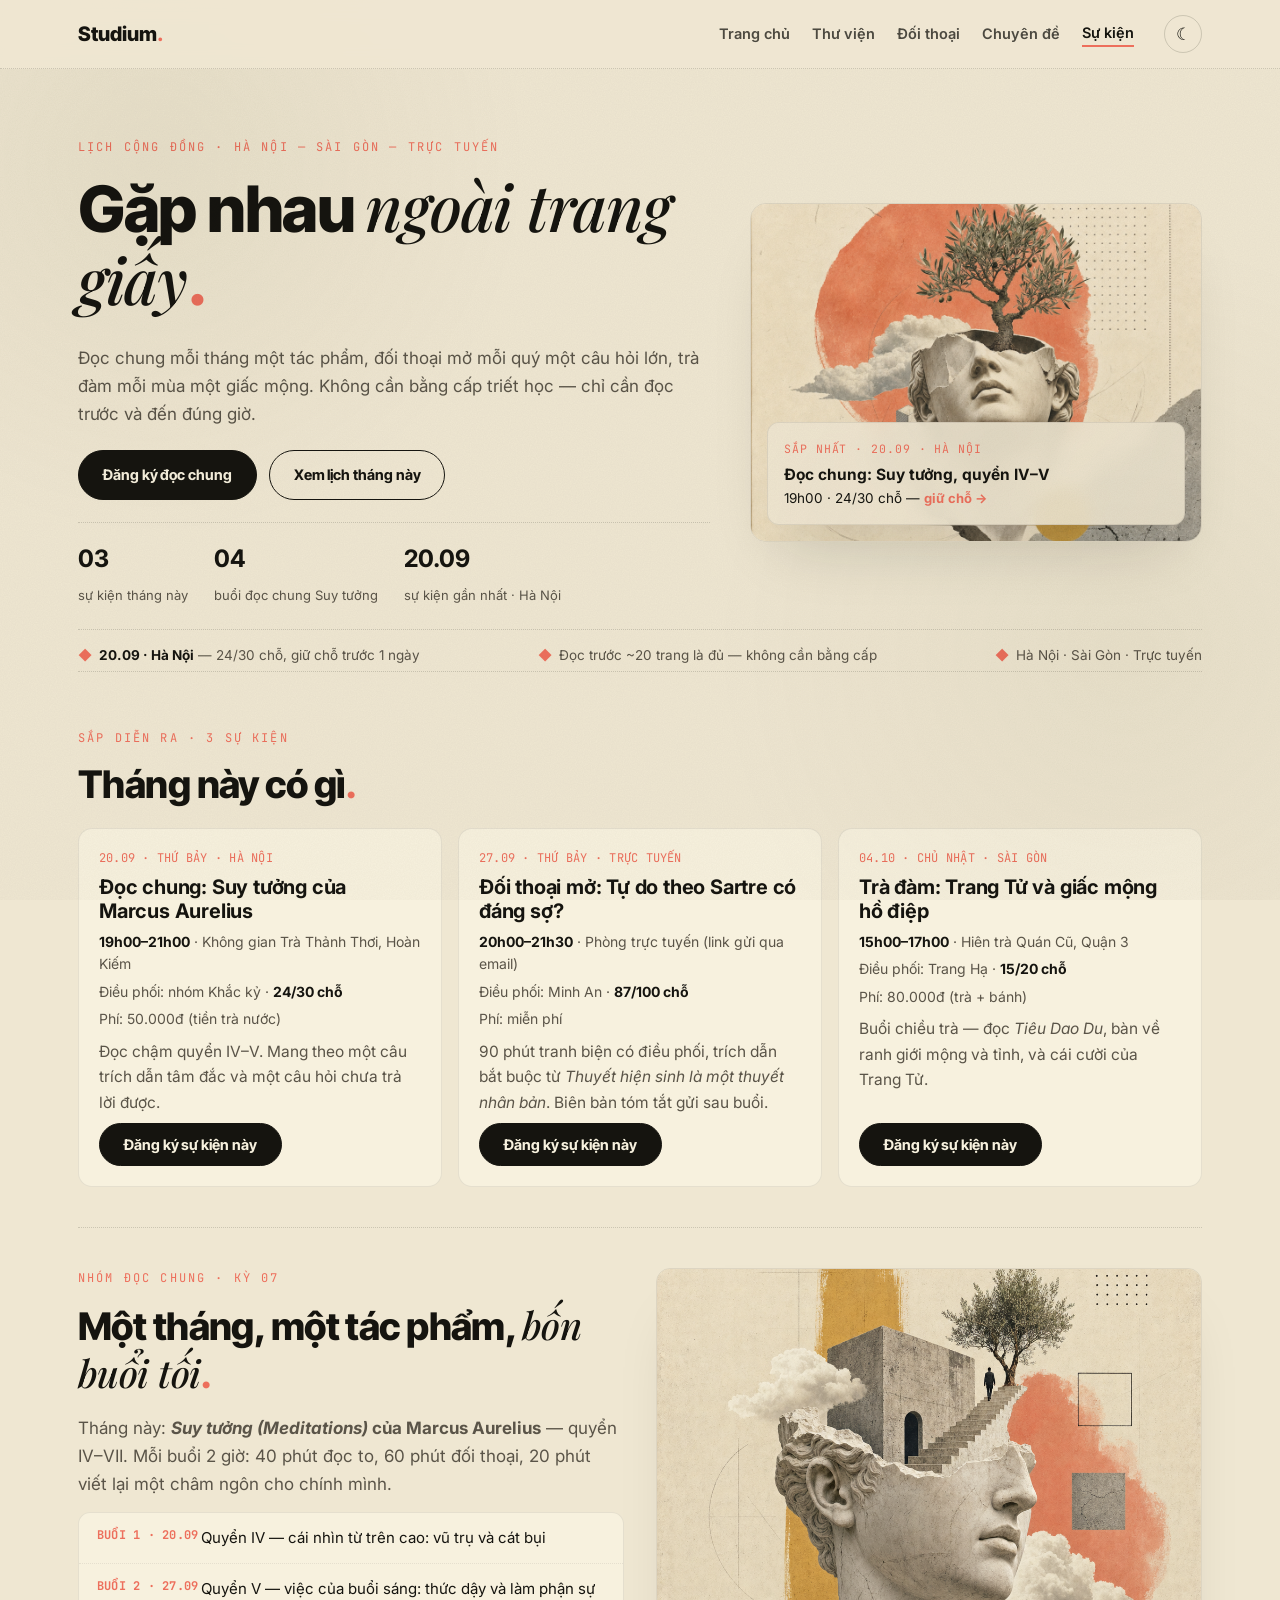
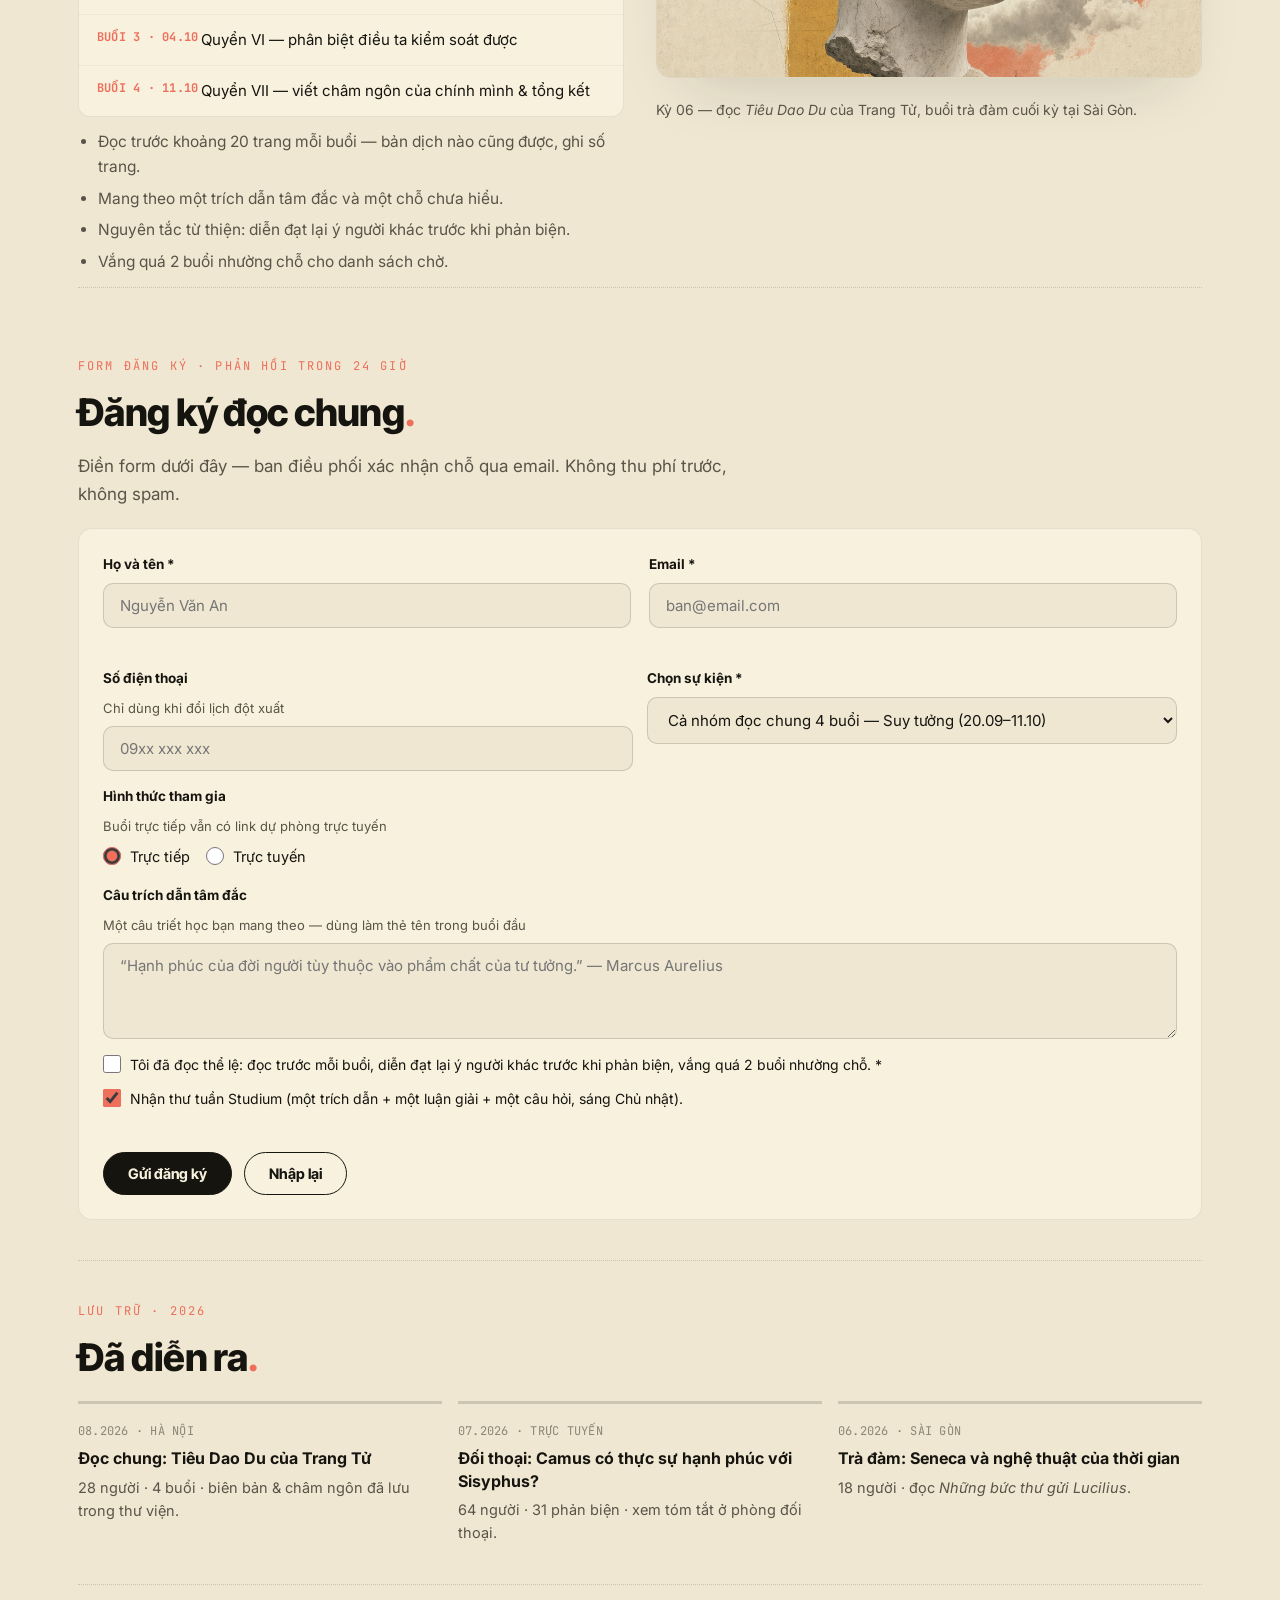
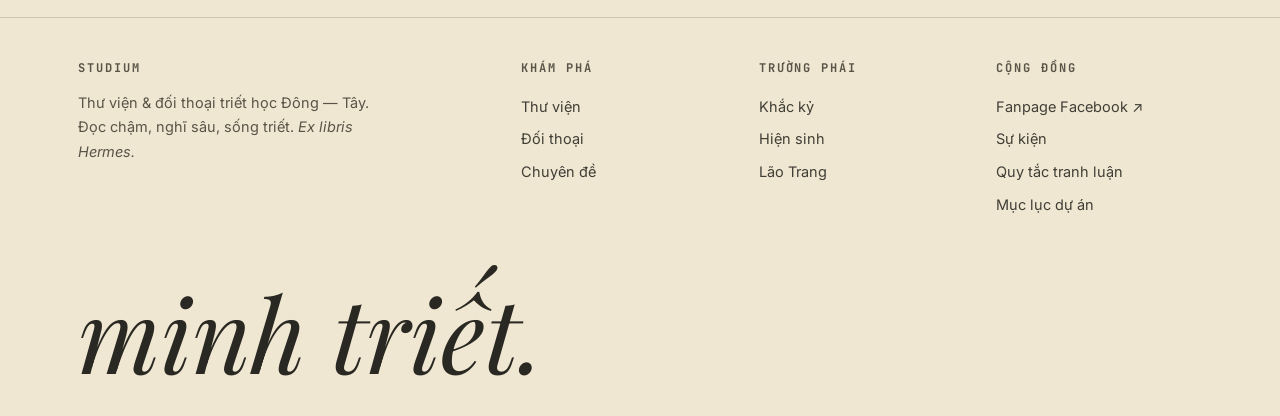
<file: su-kien.html>
<!DOCTYPE html>
<html lang="vi">
<head>
<meta charset="utf-8" />
<meta name="viewport" content="width=device-width, initial-scale=1" />
<title>Sự kiện &amp; đọc chung — Studium</title>
<meta name="description" content="Lịch sự kiện triết học: đọc chung, đối thoại mở, trà đàm. Đăng ký nhóm đọc chung Suy tưởng của Marcus Aurelius." />
<link rel="stylesheet" href="atelier.css" />
<style>
.wrap{max-width:1180px;margin:0 auto;padding:0 28px}
.site-nav{position:sticky;top:0;z-index:50;background:color-mix(in oklch,var(--paper) 93%,transparent);backdrop-filter:blur(10px);border-bottom:1px dotted var(--line)}
.site-nav .wrap{display:flex;align-items:center;gap:30px;padding-top:15px;padding-bottom:15px}
.brand{font-family:var(--sans);font-weight:800;font-size:20px;text-decoration:none;color:inherit}.brand i{color:var(--coral);font-style:normal}
.site-nav .links{display:flex;gap:22px;margin-left:auto;font-size:14.5px;font-weight:600}
.site-nav .links a{text-decoration:none;color:inherit;opacity:.75}.site-nav .links a[aria-current]{opacity:1;border-bottom:2px solid var(--coral)}
.eyebrow{font-family:var(--mono);font-size:12px;letter-spacing:.18em;color:var(--coral);text-transform:uppercase;margin-bottom:14px}
.hero{padding:40px 0 32px;border-bottom:1px dotted var(--line);min-height:0}
.hero-grid{display:grid;grid-template-columns:7fr 5fr;gap:40px;align-items:center}
.hero-img{border-radius:16px;overflow:hidden;border:1px solid var(--line-soft);box-shadow:var(--shadow);position:relative}
.hero-img img{width:100%;height:auto;display:block;aspect-ratio:4/3;max-height:380px;object-fit:cover}
.hero-foot{display:flex;gap:10px 26px;flex-wrap:wrap;margin-top:20px;padding-top:14px;border-top:1px dotted var(--line);font-size:13.5px;color:var(--ink-mute)}
.hero-foot b{color:var(--ink)} .hero-foot i{color:var(--coral);font-style:normal;margin-right:7px}
#lich{padding-top:28px}
.next-card{position:absolute;left:16px;right:16px;bottom:16px;background:color-mix(in oklch,var(--paper) 92%,transparent);backdrop-filter:blur(8px);border:1px solid var(--line-soft);border-radius:12px;padding:14px 16px;font-size:13.5px;box-shadow:var(--shadow)}
.next-card b{display:block;font-size:15.5px;line-height:1.4;margin:4px 0 2px}
.next-card time{font-family:var(--mono);font-size:11.5px;line-height:1.5;letter-spacing:.08em;color:var(--coral)}
.next-card a{font-weight:700;font-size:13px;color:var(--coral);text-decoration:none}
.hero-cta{display:flex;gap:12px;margin-top:22px;flex-wrap:wrap}
.hero-meta{display:flex;gap:26px;margin-top:22px;padding-top:16px;border-top:1px dotted var(--line)}
.hero-meta b{font-family:var(--sans);font-size:24px;display:block}
.hero-meta span{font-size:13px;color:var(--ink-mute)}
h1{font-family:var(--sans);font-weight:800;font-size:clamp(32px,4.6vw,58px);letter-spacing:-.02em;line-height:1.15;max-width:20ch}
h1 em{font-family:var(--serif);font-style:italic;font-weight:500}h1 .dot{color:var(--coral)}
.lead{color:var(--ink-mute);font-size:17px;line-height:1.65;max-width:62ch;margin-top:16px}
section.block{padding:40px 0;border-bottom:1px dotted var(--line)}
h2.sec-t{font-family:var(--sans);font-weight:780;font-size:clamp(26px,3vw,38px);letter-spacing:-.015em;line-height:1.2;margin-bottom:10px}
h2.sec-t em{font-family:var(--serif);font-style:italic;font-weight:500}h2.sec-t .dot{color:var(--coral)}
.ev-grid{display:grid;grid-template-columns:repeat(3,1fr);gap:16px;margin-top:20px}
.ev{border:1px solid var(--line-soft);border-radius:14px;background:var(--bone);padding:20px;display:flex;flex-direction:column;gap:8px}
.ev time{font-family:var(--mono);font-size:12px;line-height:1.5;letter-spacing:.02em;color:var(--coral)}
.ev h3{font-size:20px;line-height:1.2;letter-spacing:-.01em}
.ev ul{list-style:none;font-size:14px;line-height:1.6;color:var(--ink-mute);display:flex;flex-direction:column;gap:5px}
.ev ul b{color:var(--ink)}
.ev p{font-size:15.5px;line-height:1.65;color:var(--ink-mute)}
.btn{display:inline-block;padding:12px 24px;border-radius:999px;font-weight:700;font-size:14.5px;text-decoration:none;border:1px solid var(--ink);cursor:pointer;background:transparent;color:inherit}
.btn.primary{background:var(--ink);color:var(--bone)}
.btn.ghost{background:transparent}
.ev .btn{margin-top:auto;align-self:flex-start}
.split{display:grid;grid-template-columns:1fr 1fr;gap:32px;align-items:start}
.split img{width:100%;border-radius:14px;border:1px solid var(--line-soft);box-shadow:var(--shadow);aspect-ratio:4/3;object-fit:cover}
.sched{margin-top:14px;border:1px solid var(--line-soft);border-radius:12px;background:var(--bone);overflow:hidden}
.sched div{display:grid;grid-template-columns:92px 1fr;gap:12px;padding:13px 18px;border-bottom:1px dotted var(--line-soft);font-size:15px;line-height:1.6}
.sched div:last-child{border-bottom:0}
.sched b{font-family:var(--mono);font-size:12px;line-height:1.5;letter-spacing:.02em;color:var(--coral);white-space:nowrap}
.rules{margin:12px 0 0 20px;font-size:15.5px;line-height:1.65;color:var(--ink-mute);display:flex;flex-direction:column;gap:6px}
form.reg{margin-top:20px;border:1px solid var(--line-soft);border-radius:14px;background:var(--bone);padding:24px;display:grid;grid-template-columns:1fr 1fr;gap:14px}
form.reg .full{grid-column:1/-1}
label.fl{display:flex;flex-direction:column;gap:7px;font-size:13.5px;font-weight:700}
label.fl span{font-weight:400;color:var(--ink-mute);font-size:13px}
input[type=text],input[type=email],input[type=tel],select,textarea{padding:12px 16px;border-radius:10px;border:1px solid var(--line);background:var(--paper);color:inherit;font-size:15px;font-family:inherit;width:100%}
textarea{min-height:96px;resize:vertical}
.radios{display:flex;gap:16px;font-size:14.5px;font-weight:400}
.checks{display:flex;flex-direction:column;gap:10px;font-size:14px;font-weight:400}
.checks label,.radios label{display:flex;gap:9px;align-items:flex-start;cursor:pointer}
input[type=checkbox],input[type=radio]{width:18px;height:18px;accent-color:var(--coral);flex:none;margin-top:2px}
.perr{color:var(--coral);font-size:13px;font-weight:600;min-height:18px}
.okcard{display:none;margin-top:20px;border:1px solid var(--line-soft);border-radius:14px;background:var(--ink);color:var(--bone);padding:28px}
.okcard small{font-family:var(--mono);font-size:12px;letter-spacing:.14em;color:var(--coral-soft)}
.okcard h3{font-size:24px;line-height:1.2;letter-spacing:-.01em;margin:10px 0}
.okcard p{font-size:15.5px;line-height:1.65;opacity:.85}
.okcard .code{font-family:var(--mono);font-size:15px;border:1px dashed var(--coral-soft);border-radius:8px;padding:8px 14px;display:inline-block;margin-top:12px}
.arch{display:grid;grid-template-columns:repeat(3,1fr);gap:16px;margin-top:20px}
.arch div{border-top:3px solid var(--line);padding-top:14px;font-size:14.5px;line-height:1.6;color:var(--ink-mute)}
.arch time{font-family:var(--mono);font-size:12px;line-height:1.5;letter-spacing:.02em;color:var(--ink-faint)}
.arch b{display:block;color:var(--ink);font-size:16px;line-height:1.4;margin:6px 0}
footer{padding:40px 0 32px}
.foot-grid{display:grid;grid-template-columns:2fr 1fr 1fr 1fr;gap:32px}
.foot-grid h4{font-family:var(--mono);font-size:12px;letter-spacing:.16em;text-transform:uppercase;color:var(--ink-mute);margin-bottom:12px}
.foot-grid a{display:block;font-size:14.5px;text-decoration:none;color:inherit;padding:4px 0;opacity:.8}
.mega{font-family:var(--serif);font-style:italic;font-size:clamp(48px,8vw,110px);line-height:1;margin-top:28px;opacity:.9}
[data-reveal]{opacity:0;transform:translateY(22px);transition:opacity .7s ease,transform .7s ease}
[data-reveal].in{opacity:1;transform:none}
@media(max-width:880px){.hero-grid,.ev-grid,.arch,.split{grid-template-columns:1fr}form.reg{grid-template-columns:1fr}#row-top{grid-template-columns:1fr!important}.site-nav .wrap{gap:14px}.site-nav .links{display:flex;margin-left:auto;gap:0}.site-nav .links a{display:none}.site-nav .wrap .links.open a{display:block}.theme-btn{margin-left:auto;min-width:44px;min-height:44px}section.block{padding:32px 0}.hero{padding:28px 0 24px}.hero-img img{aspect-ratio:16/10;max-height:none}.next-card{left:12px;right:12px;bottom:12px;padding:12px 14px}.hero-meta{flex-wrap:wrap;gap:12px 20px}.hero-cta .btn{flex:1 1 100%;text-align:center;padding:14px 20px}.ev .btn{width:100%;text-align:center;align-self:stretch}.sched div{grid-template-columns:78px 1fr;padding:12px 14px}.foot-grid{grid-template-columns:1fr 1fr;gap:22px}.mega{font-size:clamp(44px,15vw,64px)}}
@media(max-width:560px){.wrap{padding:0 18px}h1{font-size:clamp(30px,9vw,38px)}.lead{font-size:16px}.hero-foot{font-size:13px}.foot-grid{grid-template-columns:1fr;gap:18px}form.reg{padding:18px}.okcard{padding:22px 18px}}
@media(prefers-reduced-motion:reduce){[data-reveal]{opacity:1;transform:none;transition:none}}
</style>
</head>
<body>
<nav class="site-nav" aria-label="Điều hướng chính"><div class="wrap">
<a class="brand" href="trang-chu.html">Studium<i>.</i></a>
<div class="links"><a href="trang-chu.html">Trang chủ</a><a href="thu-vien.html">Thư viện</a><a href="doi-thoai.html">Đối thoại</a><a href="chuyen-de.html">Chuyên đề</a><a href="su-kien.html" aria-current="page">Sự kiện</a></div><button class="theme-btn" type="button" aria-label="Bật chế độ tối" title="Tối / sáng">☾</button><button class="nav-toggle" type="button" aria-label="Mở menu" aria-expanded="false">☰</button></div></nav>
<main class="wrap">
<header class="hero" data-od-id="events-hero">
<div class="hero-grid">
<div data-reveal>
<div class="eyebrow">Lịch cộng đồng · Hà Nội — Sài Gòn — Trực tuyến</div>
<h1>Gặp nhau <em>ngoài trang giấy</em><span class="dot">.</span></h1>
<p class="lead">Đọc chung mỗi tháng một tác phẩm, đối thoại mở mỗi quý một câu hỏi lớn, trà đàm mỗi mùa một giấc mộng. Không cần bằng cấp triết học — chỉ cần đọc trước và đến đúng giờ.</p>
<div class="hero-cta"><a class="btn primary" href="#dk" data-od-id="events-hero-register">Đăng ký đọc chung</a><a class="btn ghost" href="#lich" data-od-id="events-hero-schedule">Xem lịch tháng này</a></div>
<div class="hero-meta"><div><b>03</b><span>sự kiện tháng này</span></div><div><b>04</b><span>buổi đọc chung Suy tưởng</span></div><div><b>20.09</b><span>sự kiện gần nhất · Hà Nội</span></div></div>
</div>
<figure class="hero-img" data-reveal data-od-id="events-hero-image"><img src="assets/cta.png" alt="Tượng đá nảy mầm ô-liu — biểu tượng gặp gỡ Studium" /><figcaption class="next-card"><time>SẮP NHẤT · 20.09 · HÀ NỘI</time><b>Đọc chung: Suy tưởng, quyển IV–V</b><span>19h00 · 24/30 chỗ — </span><a href="#dk">giữ chỗ →</a></figcaption></figure>
</div>
<div class="hero-foot" data-reveal><span><i>◆</i><b>20.09 · Hà Nội</b> — 24/30 chỗ, giữ chỗ trước 1 ngày</span><span><i>◆</i>Đọc trước ~20 trang là đủ — không cần bằng cấp</span><span><i>◆</i>Hà Nội · Sài Gòn · Trực tuyến</span></div>
</header>
<section class="block" id="lich" data-reveal data-od-id="events-upcoming">
<div class="eyebrow">Sắp diễn ra · 3 sự kiện</div>
<h2 class="sec-t">Tháng này có gì<span class="dot">.</span></h2>
<div class="ev-grid">
<article class="ev"><time>20.09 · THỨ BẢY · HÀ NỘI</time><h3>Đọc chung: Suy tưởng của Marcus Aurelius</h3><ul><li><b>19h00–21h00</b> · Không gian Trà Thảnh Thơi, Hoàn Kiếm</li><li>Điều phối: nhóm Khắc kỷ · <b>24/30 chỗ</b></li><li>Phí: 50.000đ (tiền trà nước)</li></ul><p>Đọc chậm quyển IV–V. Mang theo một câu trích dẫn tâm đắc và một câu hỏi chưa trả lời được.</p><button class="btn primary" data-ev="doc-chung-suy-tuong" type="button">Đăng ký sự kiện này</button></article>
<article class="ev"><time>27.09 · THỨ BẢY · TRỰC TUYẾN</time><h3>Đối thoại mở: Tự do theo Sartre có đáng sợ?</h3><ul><li><b>20h00–21h30</b> · Phòng trực tuyến (link gửi qua email)</li><li>Điều phối: Minh An · <b>87/100 chỗ</b></li><li>Phí: miễn phí</li></ul><p>90 phút tranh biện có điều phối, trích dẫn bắt buộc từ <i>Thuyết hiện sinh là một thuyết nhân bản</i>. Biên bản tóm tắt gửi sau buổi.</p><button class="btn primary" data-ev="doi-thoai-sartre" type="button">Đăng ký sự kiện này</button></article>
<article class="ev"><time>04.10 · CHỦ NHẬT · SÀI GÒN</time><h3>Trà đàm: Trang Tử và giấc mộng hồ điệp</h3><ul><li><b>15h00–17h00</b> · Hiên trà Quán Cũ, Quận 3</li><li>Điều phối: Trang Hạ · <b>15/20 chỗ</b></li><li>Phí: 80.000đ (trà + bánh)</li></ul><p>Buổi chiều trà — đọc <i>Tiêu Dao Du</i>, bàn về ranh giới mộng và tỉnh, và cái cười của Trang Tử.</p><button class="btn primary" data-ev="tra-dam-trang-tu" type="button">Đăng ký sự kiện này</button></article>
</div>
</section>
<section class="block"><div class="split">
<div data-reveal data-od-id="reading-group">
<div class="eyebrow">Nhóm đọc chung · Kỳ 07</div>
<h2 class="sec-t">Một tháng, một tác phẩm, <em>bốn buổi tối</em><span class="dot">.</span></h2>
<p class="lead">Tháng này: <b><i>Suy tưởng (Meditations)</i> của Marcus Aurelius</b> — quyển IV–VII. Mỗi buổi 2 giờ: 40 phút đọc to, 60 phút đối thoại, 20 phút viết lại một châm ngôn cho chính mình.</p>
<div class="sched">
<div><b>BUỔI 1 · 20.09</b><span>Quyển IV — cái nhìn từ trên cao: vũ trụ và cát bụi</span></div>
<div><b>BUỔI 2 · 27.09</b><span>Quyển V — việc của buổi sáng: thức dậy và làm phận sự</span></div>
<div><b>BUỔI 3 · 04.10</b><span>Quyển VI — phân biệt điều ta kiểm soát được</span></div>
<div><b>BUỔI 4 · 11.10</b><span>Quyển VII — viết châm ngôn của chính mình &amp; tổng kết</span></div>
</div>
<ul class="rules"><li>Đọc trước khoảng 20 trang mỗi buổi — bản dịch nào cũng được, ghi số trang.</li><li>Mang theo một trích dẫn tâm đắc và một chỗ chưa hiểu.</li><li>Nguyên tắc từ thiện: diễn đạt lại ý người khác trước khi phản biện.</li><li>Vắng quá 2 buổi nhường chỗ cho danh sách chờ.</li></ul>
</div>
<div data-reveal><img src="assets/about.png" alt="Không gian đọc chung Studium" /><p style="margin-top:12px;font-size:14px;color:var(--ink-mute)">Kỳ 06 — đọc <i>Tiêu Dao Du</i> của Trang Tử, buổi trà đàm cuối kỳ tại Sài Gòn.</p></div>
</div></section>
<section class="block" data-reveal data-od-id="register-form">
<div class="eyebrow">Form đăng ký · Phản hồi trong 24 giờ</div>
<h2 class="sec-t">Đăng ký đọc chung<span class="dot">.</span></h2>
<p class="lead">Điền form dưới đây — ban điều phối xác nhận chỗ qua email. Không thu phí trước, không spam.</p>
<form class="reg" id="dk" novalidate>
<div class="full" style="display:grid;grid-template-columns:1fr 1fr;gap:18px" id="row-top">
<label class="fl">Họ và tên *<input type="text" name="hoten" autocomplete="name" placeholder="Nguyễn Văn An" /><span class="perr" data-e="hoten"></span></label>
<label class="fl">Email *<input type="email" name="email" autocomplete="email" placeholder="ban@email.com" /><span class="perr" data-e="email"></span></label>
</div>
<label class="fl">Số điện thoại<span>Chỉ dùng khi đổi lịch đột xuất</span><input type="tel" name="sdt" autocomplete="tel" placeholder="09xx xxx xxx" /></label>
<label class="fl">Chọn sự kiện *<select name="sukien"><option value="ca-nhom">Cả nhóm đọc chung 4 buổi — Suy tưởng (20.09–11.10)</option><option value="doc-chung-suy-tuong">20.09 · Đọc chung: Suy tưởng (Hà Nội)</option><option value="doi-thoai-sartre">27.09 · Đối thoại mở: Sartre (Trực tuyến)</option><option value="tra-dam-trang-tu">04.10 · Trà đàm Trang Tử (Sài Gòn)</option></select></label>
<div class="full"><label class="fl">Hình thức tham gia<span>Buổi trực tiếp vẫn có link dự phòng trực tuyến</span></label><div class="radios" style="margin-top:8px"><label><input type="radio" name="hinhthuc" value="truc-tiep" checked /> Trực tiếp</label><label><input type="radio" name="hinhthuc" value="truc-tuyen" /> Trực tuyến</label></div></div>
<label class="fl full">Câu trích dẫn tâm đắc<span>Một câu triết học bạn mang theo — dùng làm thẻ tên trong buổi đầu</span><textarea name="trichdan" placeholder="“Hạnh phúc của đời người tùy thuộc vào phẩm chất của tư tưởng.” — Marcus Aurelius"></textarea></label>
<div class="checks full"><label><input type="checkbox" name="quytac" /> Tôi đã đọc thể lệ: đọc trước mỗi buổi, diễn đạt lại ý người khác trước khi phản biện, vắng quá 2 buổi nhường chỗ. *</label><label><input type="checkbox" name="thutuan" checked /> Nhận thư tuần Studium (một trích dẫn + một luận giải + một câu hỏi, sáng Chủ nhật).</label><p class="perr" data-e="quytac"></p></div>
<div class="full" style="display:flex;gap:12px;flex-wrap:wrap"><button class="btn primary" type="submit">Gửi đăng ký</button><button class="btn ghost" type="reset">Nhập lại</button></div>
</form>
<div class="okcard" id="dk-ok" role="status"><small>ĐĂNG KÝ THÀNH CÔNG</small><h3 id="ok-title">Hẹn gặp bạn ở buổi đọc chung.</h3><p id="ok-sum"></p><span class="code" id="ok-code"></span><p style="margin-top:14px"><button class="btn ghost" id="dk-more" type="button" style="border-color:var(--bone);color:var(--bone)">Đăng ký thêm người khác</button></p></div>
</section>
<section class="block" data-reveal data-od-id="events-archive">
<div class="eyebrow">Lưu trữ · 2026</div>
<h2 class="sec-t">Đã diễn ra<span class="dot">.</span></h2>
<div class="arch">
<div><time>08.2026 · HÀ NỘI</time><b>Đọc chung: Tiêu Dao Du của Trang Tử</b>28 người · 4 buổi · biên bản &amp; châm ngôn đã lưu trong thư viện.</div>
<div><time>07.2026 · TRỰC TUYẾN</time><b>Đối thoại: Camus có thực sự hạnh phúc với Sisyphus?</b>64 người · 31 phản biện · xem tóm tắt ở phòng đối thoại.</div>
<div><time>06.2026 · SÀI GÒN</time><b>Trà đàm: Seneca và nghệ thuật của thời gian</b>18 người · đọc <i>Những bức thư gửi Lucilius</i>.</div>
</div>
</section>
</main>
<footer><div class="wrap">
<div class="foot-grid">
<div><h4>Studium</h4><p style="font-size:14.5px;color:var(--ink-mute);max-width:34ch">Thư viện &amp; đối thoại triết học Đông — Tây. Đọc chậm, nghĩ sâu, sống triết. <em>Ex libris Hermes.</em></p></div>
<div><h4>Khám phá</h4><a href="thu-vien.html">Thư viện</a><a href="doi-thoai.html">Đối thoại</a><a href="chuyen-de.html">Chuyên đề</a></div>
<div><h4>Trường phái</h4><a href="thu-vien.html#khac-ky">Khắc kỷ</a><a href="thu-vien.html#hien-sinh">Hiện sinh</a><a href="thu-vien.html#lao-trang">Lão Trang</a></div>
<div><h4>Cộng đồng</h4><a href="https://www.facebook.com/studium.exlibrishermes" target="_blank" rel="noopener">Fanpage Facebook ↗</a><a href="su-kien.html">Sự kiện</a><a href="doi-thoai.html">Quy tắc tranh luận</a><a href="index.html">Mục lục dự án</a></div>
</div>
<div class="mega">minh triết.</div>
</div></footer>
<script>
var io=new IntersectionObserver(function(es){es.forEach(function(e){if(e.isIntersecting){e.target.classList.add('in');io.unobserve(e.target)}})},{threshold:.12});
document.querySelectorAll('[data-reveal]').forEach(function(el){io.observe(el)});
var sel=document.querySelector('select[name=sukien]');
document.querySelectorAll('[data-ev]').forEach(function(b){b.addEventListener('click',function(){sel.value=b.getAttribute('data-ev');document.getElementById('dk').scrollIntoView({behavior:'smooth',block:'start'});sel.focus({preventScroll:true})})});
try{var q=new URLSearchParams(location.search).get('ev');if(q&&sel.querySelector('option[value="'+q+'"]'))sel.value=q}catch(e){}
var NAMES={'ca-nhom':'Cả nhóm đọc chung 4 buổi — Suy tưởng','doc-chung-suy-tuong':'20.09 · Đọc chung: Suy tưởng (Hà Nội)','doi-thoai-sartre':'27.09 · Đối thoại mở: Sartre (Trực tuyến)','tra-dam-trang-tu':'04.10 · Trà đàm Trang Tử (Sài Gòn)'};
document.getElementById('dk').addEventListener('submit',function(ev){
ev.preventDefault();var f=ev.target,ok=true;
function err(n,m){var s=f.querySelector('[data-e="'+n+'"]');if(s)s.textContent=m||''}
var name=f.hoten.value.trim(),em=f.email.value.trim();
err('hoten',name.length<2?'Vui lòng nhập họ tên.':'');if(name.length<2)ok=false;
var emok=/^[^\s@]+@[^\s@]+\.[^\s@]{2,}$/.test(em);err('email',emok?'':'Email chưa đúng định dạng.');if(!emok)ok=false;
err('quytac',f.quytac.checked?'':'Bạn cần đồng ý thể lệ đọc chung để giữ chỗ.');if(!f.quytac.checked)ok=false;
if(!ok)return;
var code='TQ-'+new Date().getFullYear()+'-'+Math.random().toString(36).slice(2,6).toUpperCase();
try{var all=JSON.parse(localStorage.getItem('tq-dk')||'[]');all.push({hoten:name,email:em,sdt:f.sdt.value.trim(),sukien:f.sukien.value,hinhthuc:f.hinhthuc.value,trichdan:f.trichdan.value.trim(),thutuan:f.thutuan.checked,code:code,at:new Date().toISOString()});localStorage.setItem('tq-dk',JSON.stringify(all))}catch(e){}
document.getElementById('ok-title').textContent='Hẹn gặp bạn, '+name.split(' ').slice(-1)+' — '+(NAMES[f.sukien.value]||'sự kiện')+'.';
document.getElementById('ok-sum').textContent='Xác nhận đã gửi về '+em+' ('+(f.hinhthuc.value==='truc-tuyen'?'trực tuyến':'trực tiếp')+'). Có mặt trước 15 phút, mang theo một trích dẫn tâm đắc.';
document.getElementById('ok-code').textContent='Mã đăng ký: '+code;
f.style.display='none';var box=document.getElementById('dk-ok');box.style.display='block';box.scrollIntoView({behavior:'smooth',block:'center'});
});
document.getElementById('dk-more').addEventListener('click',function(){var f=document.getElementById('dk');f.reset();f.style.display='grid';document.getElementById('dk-ok').style.display='none';f.scrollIntoView({behavior:'smooth',block:'start'})});
</script>
<script>(function(){var k='tq-theme';function set(t){document.documentElement.setAttribute('data-theme',t);try{localStorage.setItem(k,t)}catch(e){}document.querySelectorAll('.theme-btn').forEach(function(x){x.textContent=t==='dark'?'☀':'☾';x.setAttribute('aria-label',t==='dark'?'Chế độ sáng':'Chế độ tối')})}try{var s=localStorage.getItem(k);if(s)set(s);else if(matchMedia('(prefers-color-scheme: dark)').matches)set('dark')}catch(e){}document.addEventListener('click',function(e){var b=e.target.closest&&e.target.closest('.theme-btn');if(b)set(document.documentElement.getAttribute('data-theme')==='dark'?'light':'dark')})})();</script>
<script>(function(){var t=document.querySelector('.nav-toggle'),l=document.querySelector('.site-nav .links');if(!t||!l)return;t.addEventListener('click',function(){var o=l.classList.toggle('open');t.setAttribute('aria-expanded',String(o));t.textContent=o?String.fromCharCode(10005):String.fromCharCode(9776);});l.addEventListener('click',function(e){if(e.target.closest('a')){l.classList.remove('open');t.setAttribute('aria-expanded','false');t.textContent=String.fromCharCode(9776);}});document.addEventListener('keydown',function(e){if(e.key==='Escape'){l.classList.remove('open');t.setAttribute('aria-expanded','false');t.textContent=String.fromCharCode(9776);}});window.addEventListener('resize',function(){if(window.innerWidth>880){l.classList.remove('open');t.setAttribute('aria-expanded','false');t.textContent=String.fromCharCode(9776);}});})();</script></body>
</html>
</file>
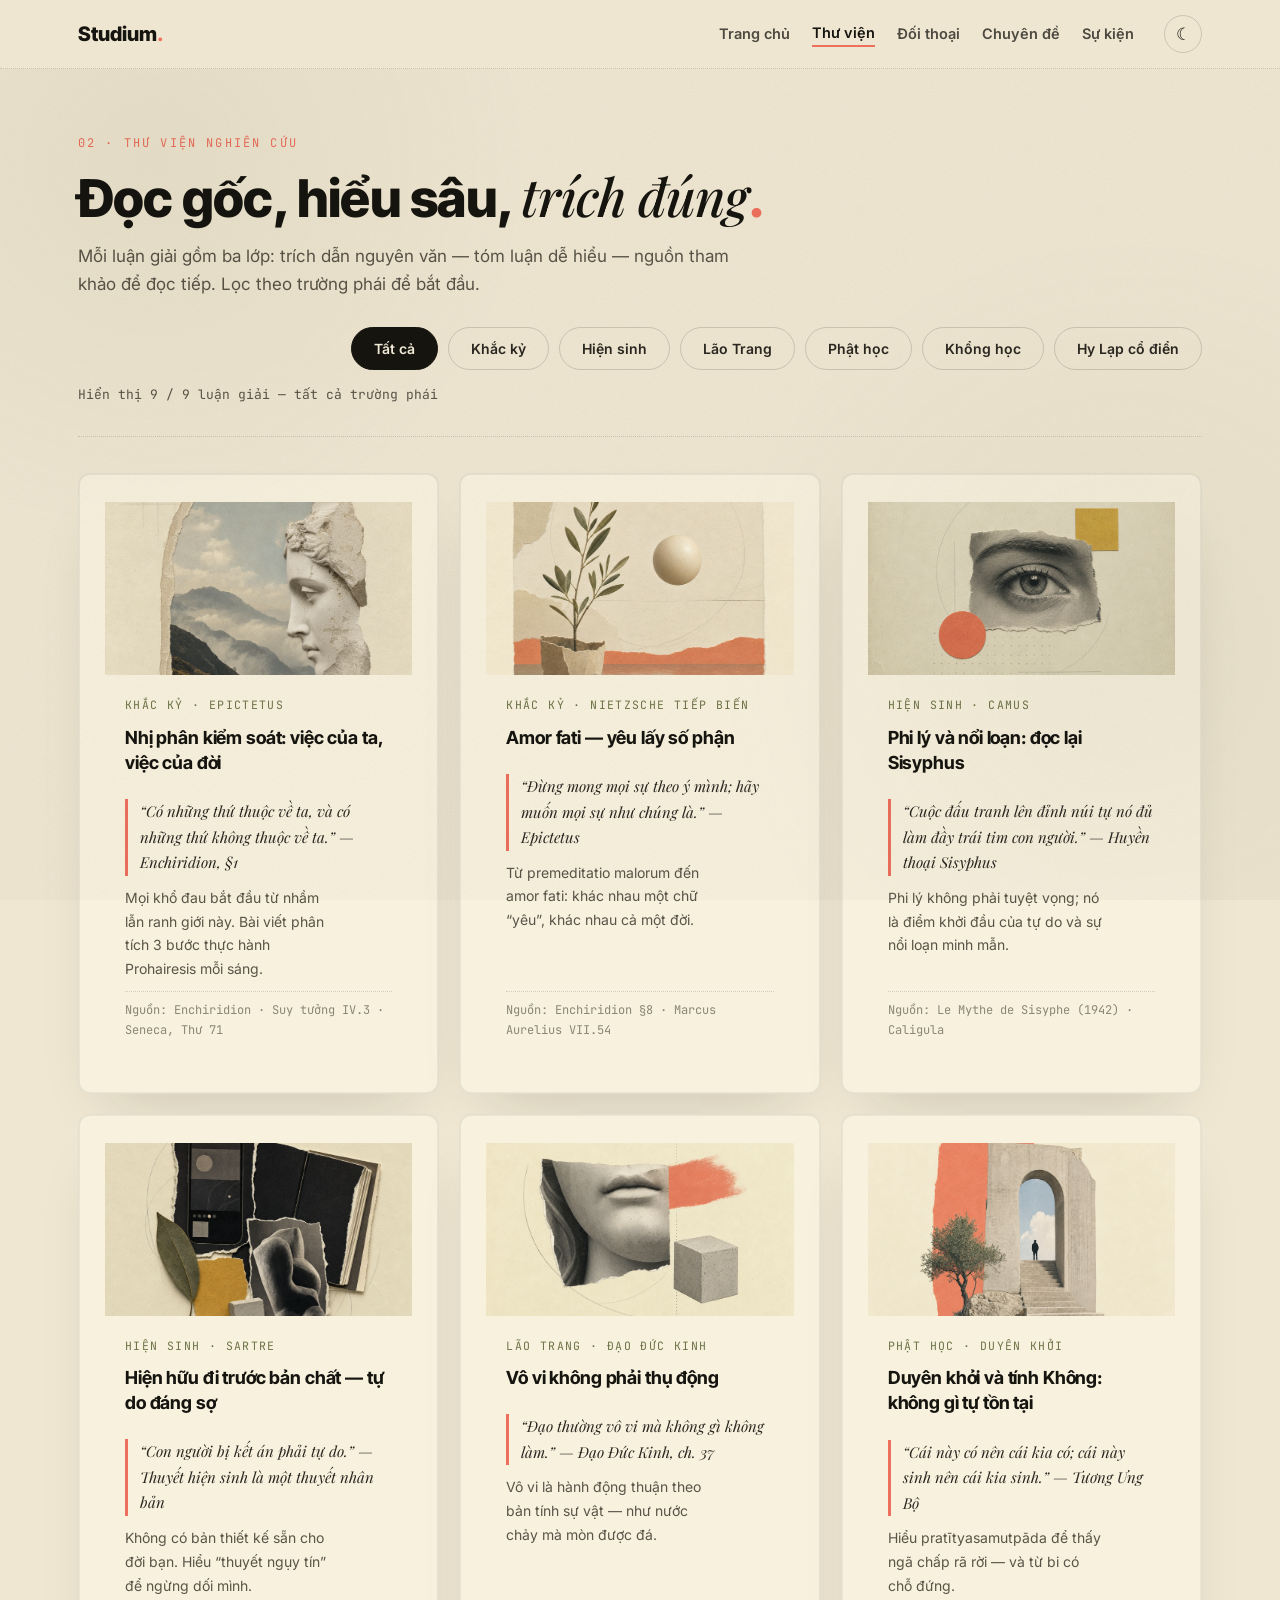
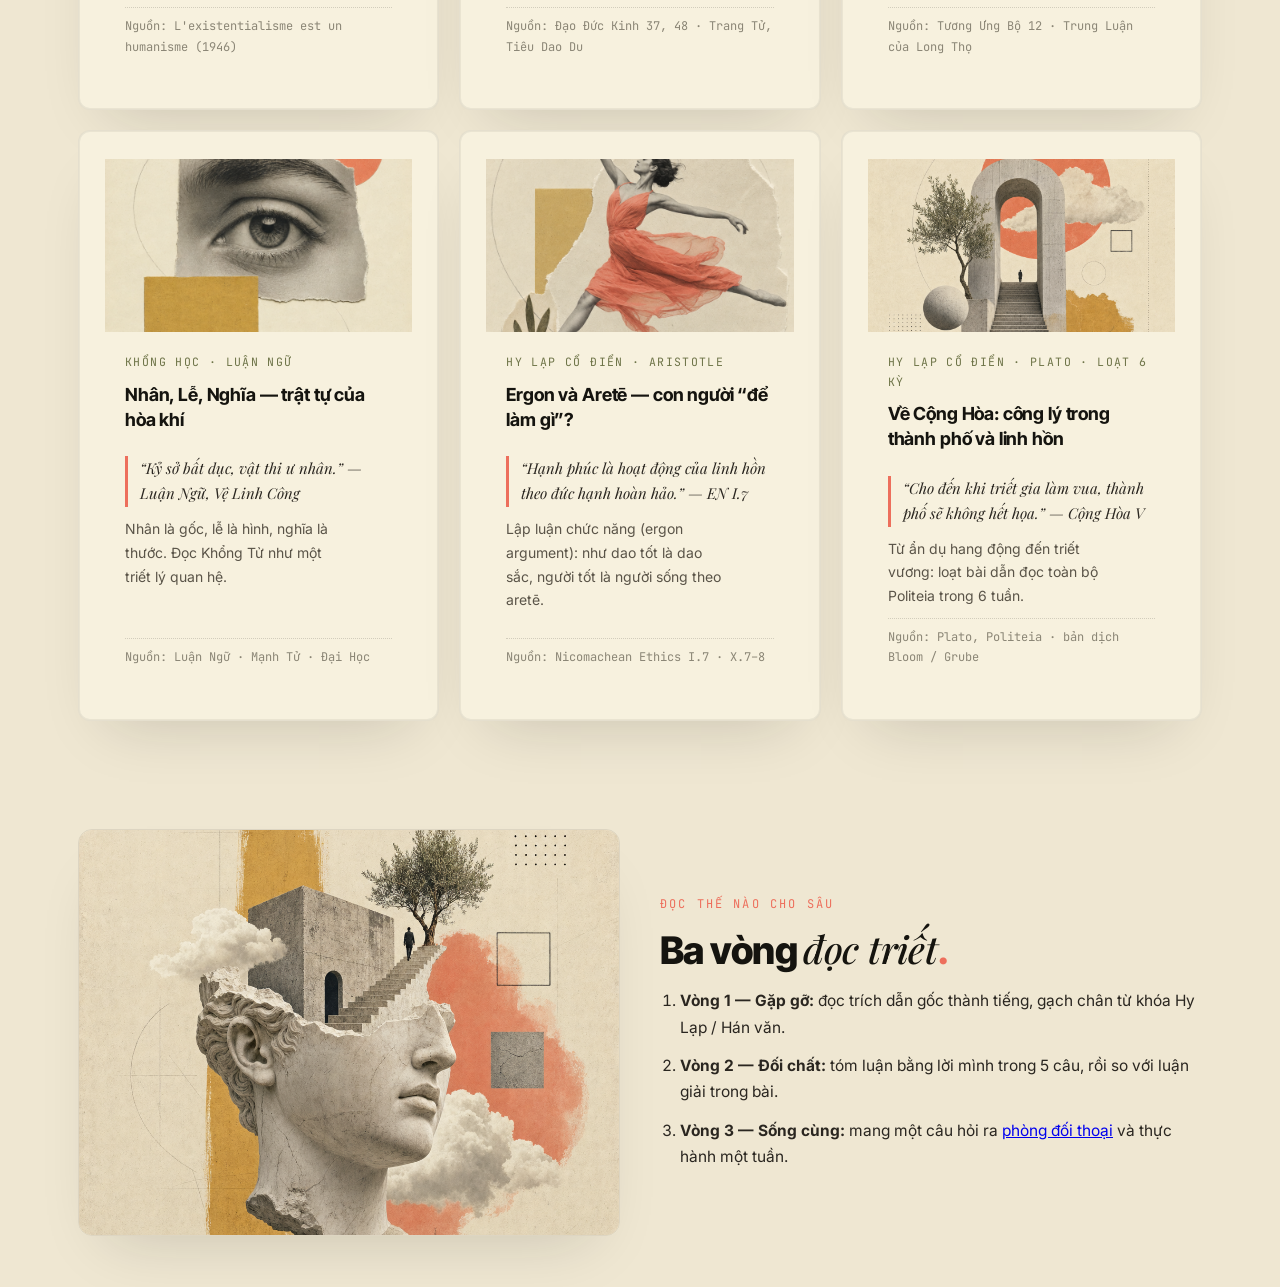
<file: thu-vien.html>
<!DOCTYPE html>
<html lang="vi">
<head>
<meta charset="utf-8" />
<meta name="viewport" content="width=device-width, initial-scale=1" />
<title>Thư viện — Studium</title>
<meta name="description" content="Thư viện luận giải triết học Đông Tây: trích dẫn gốc, tóm luận và nguồn tham khảo." />
<link rel="stylesheet" href="atelier.css" />
<style>
.wrap{max-width:1180px;margin:0 auto;padding:0 28px}
.site-nav{position:sticky;top:0;z-index:50;background:color-mix(in oklch,var(--paper) 93%,transparent);backdrop-filter:blur(10px);border-bottom:1px dotted var(--line)}
.site-nav .wrap{display:flex;align-items:center;gap:30px;padding-top:15px;padding-bottom:15px}
.brand{font-family:var(--sans);font-weight:800;font-size:20px;text-decoration:none;color:inherit}.brand i{color:var(--coral);font-style:normal}
.site-nav .links{display:flex;gap:22px;margin-left:auto;font-size:14.5px;font-weight:600}
.site-nav .links a{text-decoration:none;color:inherit;opacity:.75}.site-nav .links a[aria-current]{opacity:1;border-bottom:2px solid var(--coral)}
.page-head{padding:64px 0 30px;border-bottom:1px dotted var(--line)}
.eyebrow{font-family:var(--mono);font-size:12px;letter-spacing:.18em;color:var(--coral);text-transform:uppercase;margin-bottom:14px}
h1{font-family:var(--sans);font-weight:800;font-size:clamp(30px,4.2vw,52px);letter-spacing:-.015em;line-height:1.1}
h1 em{font-family:var(--serif);font-style:italic;font-weight:500}h1 .dot{color:var(--coral)}
.lead{color:var(--ink-mute);font-size:17px;line-height:1.7;max-width:62ch;margin-top:14px}
.pills{display:flex;gap:10px;flex-wrap:wrap;margin:28px 0 8px}
.pill{padding:12px 22px;border-radius:999px;border:1px solid var(--line);background:transparent;font-weight:600;font-size:14px;cursor:pointer;font-family:var(--body)}
.pill[aria-pressed="true"]{background:var(--ink);color:var(--bone);border-color:var(--ink)}
.lib-grid{display:grid;grid-template-columns:repeat(3,1fr);gap:20px;padding:36px 0 80px}
.card{border:1px solid var(--line-soft);border-radius:12px;overflow:hidden;background:var(--bone);display:flex;flex-direction:column}
.card img{width:100%;aspect-ratio:16/9;object-fit:cover;display:block}
.card .body{padding:20px;display:flex;flex-direction:column;gap:10px;flex:1}
.tag{font-family:var(--mono);font-size:11.5px;letter-spacing:.12em;text-transform:uppercase;color:var(--olive)}
.card h3{font-size:18px;line-height:1.4}
.card blockquote{font-family:var(--serif);font-style:italic;font-size:15px;line-height:1.7;color:var(--ink-soft);border-left:3px solid var(--coral);padding-left:12px}
.card p.sum{font-size:14px;line-height:1.7;color:var(--ink-mute)}
.card .src{font-family:var(--mono);font-size:12px;color:var(--ink-faint);margin-top:auto;padding-top:8px;border-top:1px dotted var(--line)}
.card.hide{display:none}
.howto{display:grid;grid-template-columns:1fr 1fr;gap:40px;padding:0 0 80px;align-items:center}
.howto img{width:100%;border-radius:14px;border:1px solid var(--line-soft);box-shadow:var(--shadow);aspect-ratio:4/3;object-fit:cover}
ol.steps{margin:16px 0 0 20px;display:flex;flex-direction:column;gap:12px;color:var(--ink-soft);font-size:15.5px;line-height:1.7}
[data-reveal]{opacity:0;transform:translateY(22px);transition:opacity .7s ease,transform .7s ease}
[data-reveal].in{opacity:1;transform:none}
@media(max-width:880px){.lib-grid{grid-template-columns:1fr}.howto{grid-template-columns:1fr}.site-nav .links{display:none}}
@media(prefers-reduced-motion:reduce){[data-reveal]{opacity:1;transform:none;transition:none}}
</style>
</head>
<body>
<nav class="site-nav" aria-label="Điều hướng chính"><div class="wrap">
<a class="brand" href="trang-chu.html">Studium<i>.</i></a>
<div class="links"><a href="trang-chu.html">Trang chủ</a><a href="thu-vien.html" aria-current="page">Thư viện</a><a href="doi-thoai.html">Đối thoại</a><a href="chuyen-de.html">Chuyên đề</a><a href="su-kien.html">Sự kiện</a></div><button class="theme-btn" type="button" aria-label="Bat che do toi" title="Toi / sang">☾</button><button class="nav-toggle" type="button" aria-label="Mở menu" aria-expanded="false">☰</button></div></nav>
<main class="wrap">
<header class="page-head" data-od-id="library-head">
<div class="eyebrow">02 · Thư viện nghiên cứu</div>
<h1>Đọc gốc, hiểu sâu, <em>trích đúng</em><span class="dot">.</span></h1>
<p class="lead">Mỗi luận giải gồm ba lớp: trích dẫn nguyên văn — tóm luận dễ hiểu — nguồn tham khảo để đọc tiếp. Lọc theo trường phái để bắt đầu.</p>
<div class="pills" role="group" aria-label="Lọc theo trường phái" data-od-id="library-filters">
<button class="pill" data-f="all" aria-pressed="true">Tất cả</button>
<button class="pill" data-f="khac-ky" aria-pressed="false">Khắc kỷ</button>
<button class="pill" data-f="hien-sinh" aria-pressed="false">Hiện sinh</button>
<button class="pill" data-f="lao-trang" aria-pressed="false">Lão Trang</button>
<button class="pill" data-f="phat-hoc" aria-pressed="false">Phật học</button>
<button class="pill" data-f="khong-hoc" aria-pressed="false">Khổng học</button>
<button class="pill" data-f="hy-lap" aria-pressed="false">Hy Lạp cổ điển</button>
</div>
<p id="lib-count" style="font-family:var(--mono);font-size:13px;color:var(--ink-mute);margin-top:14px" aria-live="polite"></p>
</header>
<div class="lib-grid" data-od-id="library-grid">
<article class="card" data-cat="khac-ky" id="dich-phan"><img src="assets/lab-1.png" alt="Minh họa nhị phân kiểm soát của Epictetus" /><div class="body"><div class="tag">Khắc kỷ · Epictetus</div><h3>Nhị phân kiểm soát: việc của ta, việc của đời</h3><blockquote>“Có những thứ thuộc về ta, và có những thứ không thuộc về ta.” — Enchiridion, §1</blockquote><p class="sum">Mọi khổ đau bắt đầu từ nhầm lẫn ranh giới này. Bài viết phân tích 3 bước thực hành Prohairesis mỗi sáng.</p><div class="src">Nguồn: Enchiridion · Suy tưởng IV.3 · Seneca, Thư 71</div></div></article>
<article class="card" data-cat="khac-ky" id="amor-fati"><img src="assets/lab-5.png" alt="Minh họa amor fati" /><div class="body"><div class="tag">Khắc kỷ · Nietzsche tiếp biến</div><h3>Amor fati — yêu lấy số phận</h3><blockquote>“Đừng mong mọi sự theo ý mình; hãy muốn mọi sự như chúng là.” — Epictetus</blockquote><p class="sum">Từ premeditatio malorum đến amor fati: khác nhau một chữ “yêu”, khác nhau cả một đời.</p><div class="src">Nguồn: Enchiridion §8 · Marcus Aurelius VII.54</div></div></article>
<article class="card" data-cat="hien-sinh" id="phi-ly"><img src="assets/method-1.png" alt="Minh họa phi lý của Camus" /><div class="body"><div class="tag">Hiện sinh · Camus</div><h3>Phi lý và nổi loạn: đọc lại Sisyphus</h3><blockquote>“Cuộc đấu tranh lên đỉnh núi tự nó đủ làm đầy trái tim con người.” — Huyền thoại Sisyphus</blockquote><p class="sum">Phi lý không phải tuyệt vọng; nó là điểm khởi đầu của tự do và sự nổi loạn minh mẫn.</p><div class="src">Nguồn: Le Mythe de Sisyphe (1942) · Caligula</div></div></article>
<article class="card" data-cat="hien-sinh" id="hien-sinh"><img src="assets/method-2.png" alt="Minh họa hiện hữu của Sartre" /><div class="body"><div class="tag">Hiện sinh · Sartre</div><h3>Hiện hữu đi trước bản chất — tự do đáng sợ</h3><blockquote>“Con người bị kết án phải tự do.” — Thuyết hiện sinh là một thuyết nhân bản</blockquote><p class="sum">Không có bản thiết kế sẵn cho đời bạn. Hiểu “thuyết ngụy tín” để ngừng dối mình.</p><div class="src">Nguồn: L'existentialisme est un humanisme (1946)</div></div></article>
<article class="card" data-cat="lao-trang" id="lao-trang"><img src="assets/method-3.png" alt="Minh họa vô vi Lão Trang" /><div class="body"><div class="tag">Lão Trang · Đạo Đức Kinh</div><h3>Vô vi không phải thụ động</h3><blockquote>“Đạo thường vô vi mà không gì không làm.” — Đạo Đức Kinh, ch. 37</blockquote><p class="sum">Vô vi là hành động thuận theo bản tính sự vật — như nước chảy mà mòn được đá.</p><div class="src">Nguồn: Đạo Đức Kinh 37, 48 · Trang Tử, Tiêu Dao Du</div></div></article>
<article class="card" data-cat="phat-hoc" id="phat-hoc"><img src="assets/method-4.png" alt="Minh họa duyên khởi" /><div class="body"><div class="tag">Phật học · Duyên khởi</div><h3>Duyên khởi và tính Không: không gì tự tồn tại</h3><blockquote>“Cái này có nên cái kia có; cái này sinh nên cái kia sinh.” — Tương Ưng Bộ</blockquote><p class="sum">Hiểu pratītyasamutpāda để thấy ngã chấp rã rời — và từ bi có chỗ đứng.</p><div class="src">Nguồn: Tương Ưng Bộ 12 · Trung Luận của Long Thọ</div></div></article>
<article class="card" data-cat="khong-hoc" id="khong-hoc"><img src="assets/lab-4.png" alt="Minh họa nhân lễ Khổng học" /><div class="body"><div class="tag">Khổng học · Luận Ngữ</div><h3>Nhân, Lễ, Nghĩa — trật tự của hòa khí</h3><blockquote>“Kỷ sở bất dục, vật thi ư nhân.” — Luận Ngữ, Vệ Linh Công</blockquote><p class="sum">Nhân là gốc, lễ là hình, nghĩa là thước. Đọc Khổng Tử như một triết lý quan hệ.</p><div class="src">Nguồn: Luận Ngữ · Mạnh Tử · Đại Học</div></div></article>
<article class="card" data-cat="hy-lap" id="ergon"><img src="assets/lab-3.png" alt="Minh họa ergon và arete" /><div class="body"><div class="tag">Hy Lạp cổ điển · Aristotle</div><h3>Ergon và Aretē — con người “để làm gì”?</h3><blockquote>“Hạnh phúc là hoạt động của linh hồn theo đức hạnh hoàn hảo.” — EN I.7</blockquote><p class="sum">Lập luận chức năng (ergon argument): như dao tốt là dao sắc, người tốt là người sống theo aretē.</p><div class="src">Nguồn: Nicomachean Ethics I.7 · X.7–8</div></div></article>
<article class="card" data-cat="hy-lap" id="cong-hoa"><img src="assets/capabilities.png" alt="Minh họa Cộng hòa của Plato" /><div class="body"><div class="tag">Hy Lạp cổ điển · Plato · Loạt 6 kỳ</div><h3>Về Cộng Hòa: công lý trong thành phố và linh hồn</h3><blockquote>“Cho đến khi triết gia làm vua, thành phố sẽ không hết họa.” — Cộng Hòa V</blockquote><p class="sum">Từ ẩn dụ hang động đến triết vương: loạt bài dẫn đọc toàn bộ Politeia trong 6 tuần.</p><div class="src">Nguồn: Plato, Politeia · bản dịch Bloom / Grube</div></div></article>
</div>
<div id="lib-empty" hidden style="border:1px dashed var(--line);border-radius:12px;padding:28px;margin-bottom:40px;color:var(--ink-mute);font-size:15px">Không có luận giải nào thuộc trường phái này. Thử chọn “Tất cả” hoặc gợi ý chủ đề mới tại <a href="doi-thoai.html">phòng đối thoại</a>.</div>
<div class="howto">
<img src="assets/about.png" alt="Phương pháp đọc triết học" data-reveal />
<div data-reveal data-od-id="library-method">
<div class="eyebrow">Đọc thế nào cho sâu</div>
<h1 style="font-size:clamp(26px,3vw,38px)">Ba vòng <em>đọc triết</em><span class="dot">.</span></h1>
<ol class="steps">
<li><b>Vòng 1 — Gặp gỡ:</b> đọc trích dẫn gốc thành tiếng, gạch chân từ khóa Hy Lạp / Hán văn.</li>
<li><b>Vòng 2 — Đối chất:</b> tóm luận bằng lời mình trong 5 câu, rồi so với luận giải trong bài.</li>
<li><b>Vòng 3 — Sống cùng:</b> mang một câu hỏi ra <a href="doi-thoai.html">phòng đối thoại</a> và thực hành một tuần.</li>
</ol>
</div>
</div>
</main>
<script>
var io=new IntersectionObserver(function(es){es.forEach(function(e){if(e.isIntersecting){e.target.classList.add('in');io.unobserve(e.target)}})},{threshold:.12});
document.querySelectorAll('[data-reveal]').forEach(function(el){io.observe(el)});
var pills=document.querySelectorAll('.pill'),cards=document.querySelectorAll('.card'),count=document.getElementById('lib-count'),empty=document.getElementById('lib-empty');
function applyFilter(f,push){var n=0;cards.forEach(function(c){var show=(f==='all'||c.dataset.cat===f);c.classList.toggle('hide',!show);if(show)n++});if(count)count.textContent='Hiển thị '+n+' / '+cards.length+' luận giải'+(f==='all'?' — tất cả trường phái':' — '+document.querySelector('.pill[data-f=\"'+f+'\"]').textContent);if(empty)empty.hidden=n>0;try{if(push!==false&&('URLSearchParams' in window)) {var u=new URL(location.href);if(f==='all')u.searchParams.delete('truong-phai');else u.searchParams.set('truong-phai',f);history.replaceState(null,'',u)}}catch(e){}}
pills.forEach(function(p){p.addEventListener('click',function(){pills.forEach(function(x){x.setAttribute('aria-pressed','false')});p.setAttribute('aria-pressed','true');applyFilter(p.dataset.f)})});
try{var q=new URLSearchParams(location.search).get('truong-phai');if(q&&document.querySelector('.pill[data-f=\"'+q+'\"]')){pills.forEach(function(x){x.setAttribute('aria-pressed',x.dataset.f===q?'true':'false')});applyFilter(q,false)}}catch(e){}
applyFilter(document.querySelector('.pill[aria-pressed=\"true\"]').dataset.f,false);
</script>
<script>(function(){var k='tq-theme';function set(t){document.documentElement.setAttribute('data-theme',t);try{localStorage.setItem(k,t)}catch(e){}document.querySelectorAll('.theme-btn').forEach(function(x){x.textContent=t==='dark'?'\u2600':'\u263e';x.setAttribute('aria-label',t==='dark'?'Che do sang':'Che do toi')})}try{var s=localStorage.getItem(k);if(s)set(s);else if(matchMedia('(prefers-color-scheme: dark)').matches)set('dark')}catch(e){}document.addEventListener('click',function(e){var b=e.target.closest&&e.target.closest('.theme-btn');if(b)set(document.documentElement.getAttribute('data-theme')==='dark'?'light':'dark')})})();</script><script>(function(){var t=document.querySelector('.nav-toggle'),l=document.querySelector('.site-nav .links');if(!t||!l)return;t.addEventListener('click',function(){var o=l.classList.toggle('open');t.setAttribute('aria-expanded',String(o));t.textContent=o?String.fromCharCode(10005):String.fromCharCode(9776);});l.addEventListener('click',function(e){if(e.target.closest('a')){l.classList.remove('open');t.setAttribute('aria-expanded','false');t.textContent=String.fromCharCode(9776);}});document.addEventListener('keydown',function(e){if(e.key==='Escape'){l.classList.remove('open');t.setAttribute('aria-expanded','false');t.textContent=String.fromCharCode(9776);}});window.addEventListener('resize',function(){if(window.innerWidth>880){l.classList.remove('open');t.setAttribute('aria-expanded','false');t.textContent=String.fromCharCode(9776);}});})();</script></body>
</html>
</file>
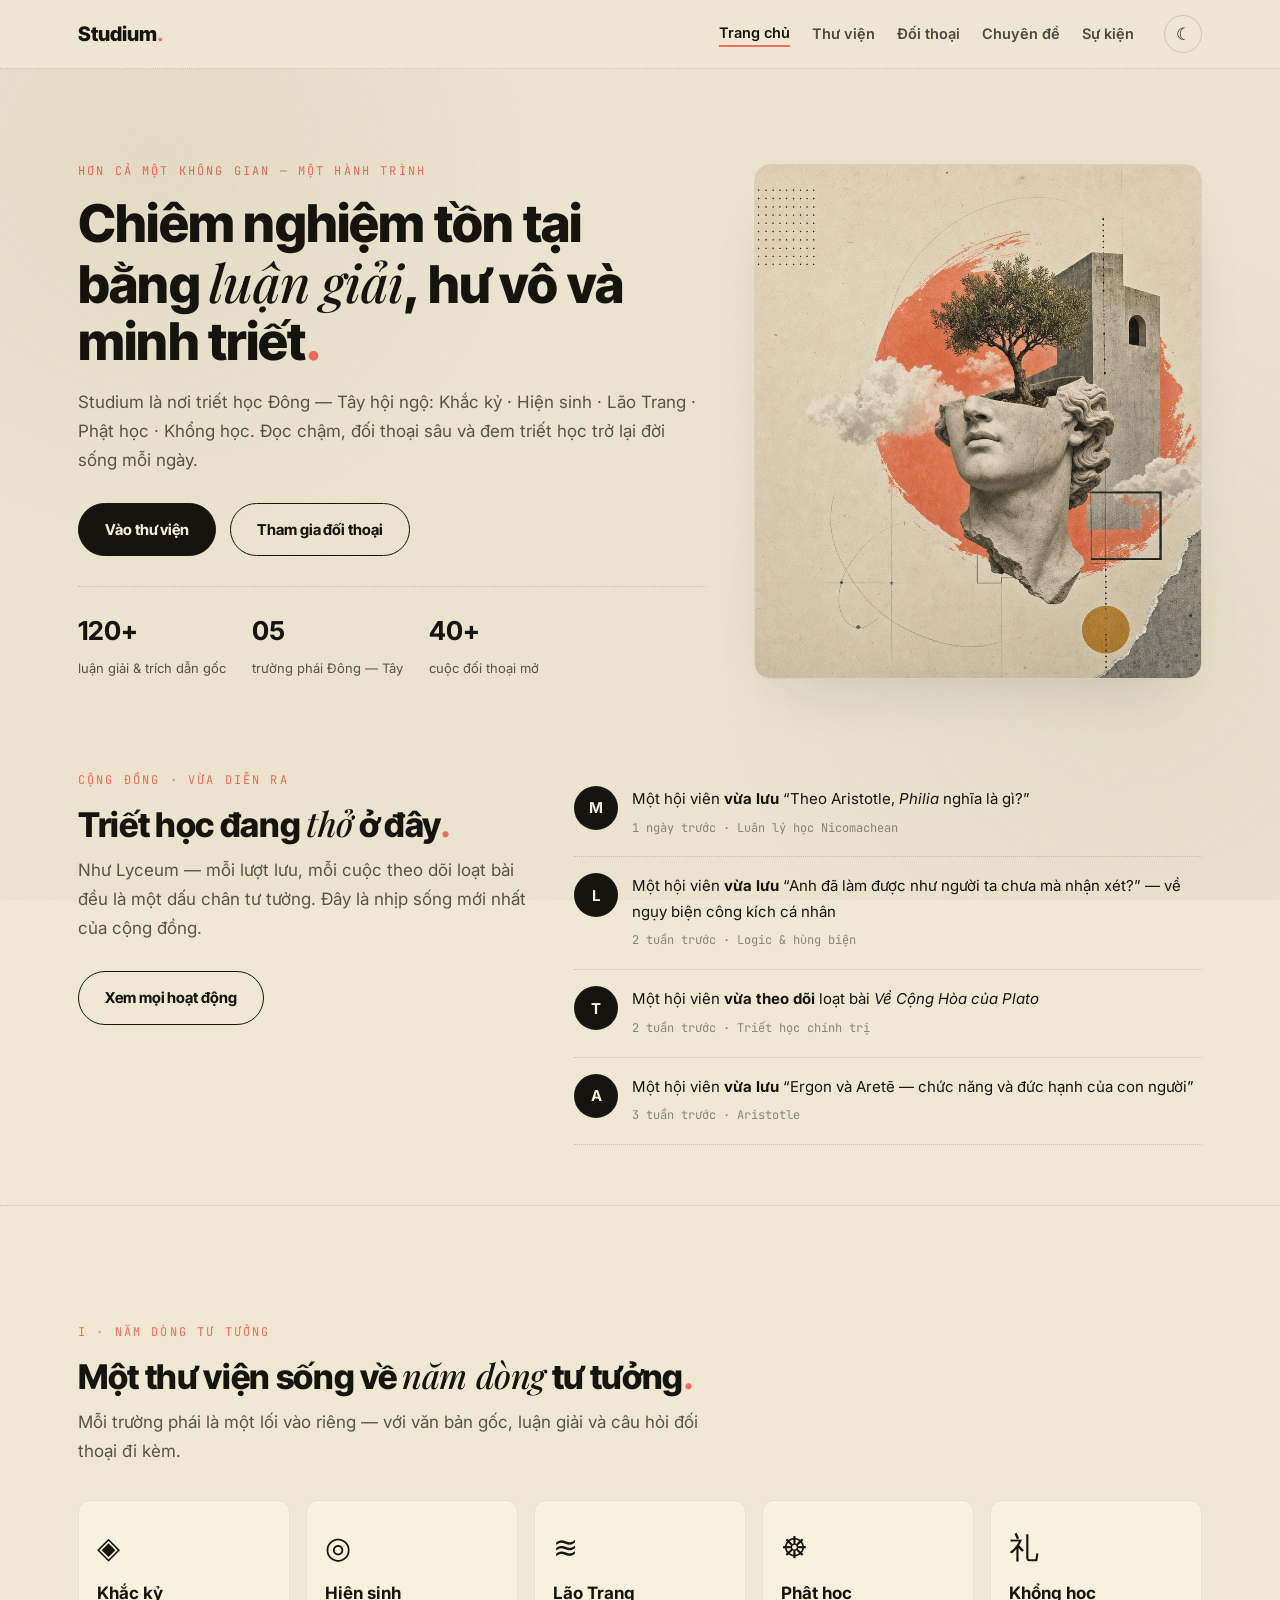
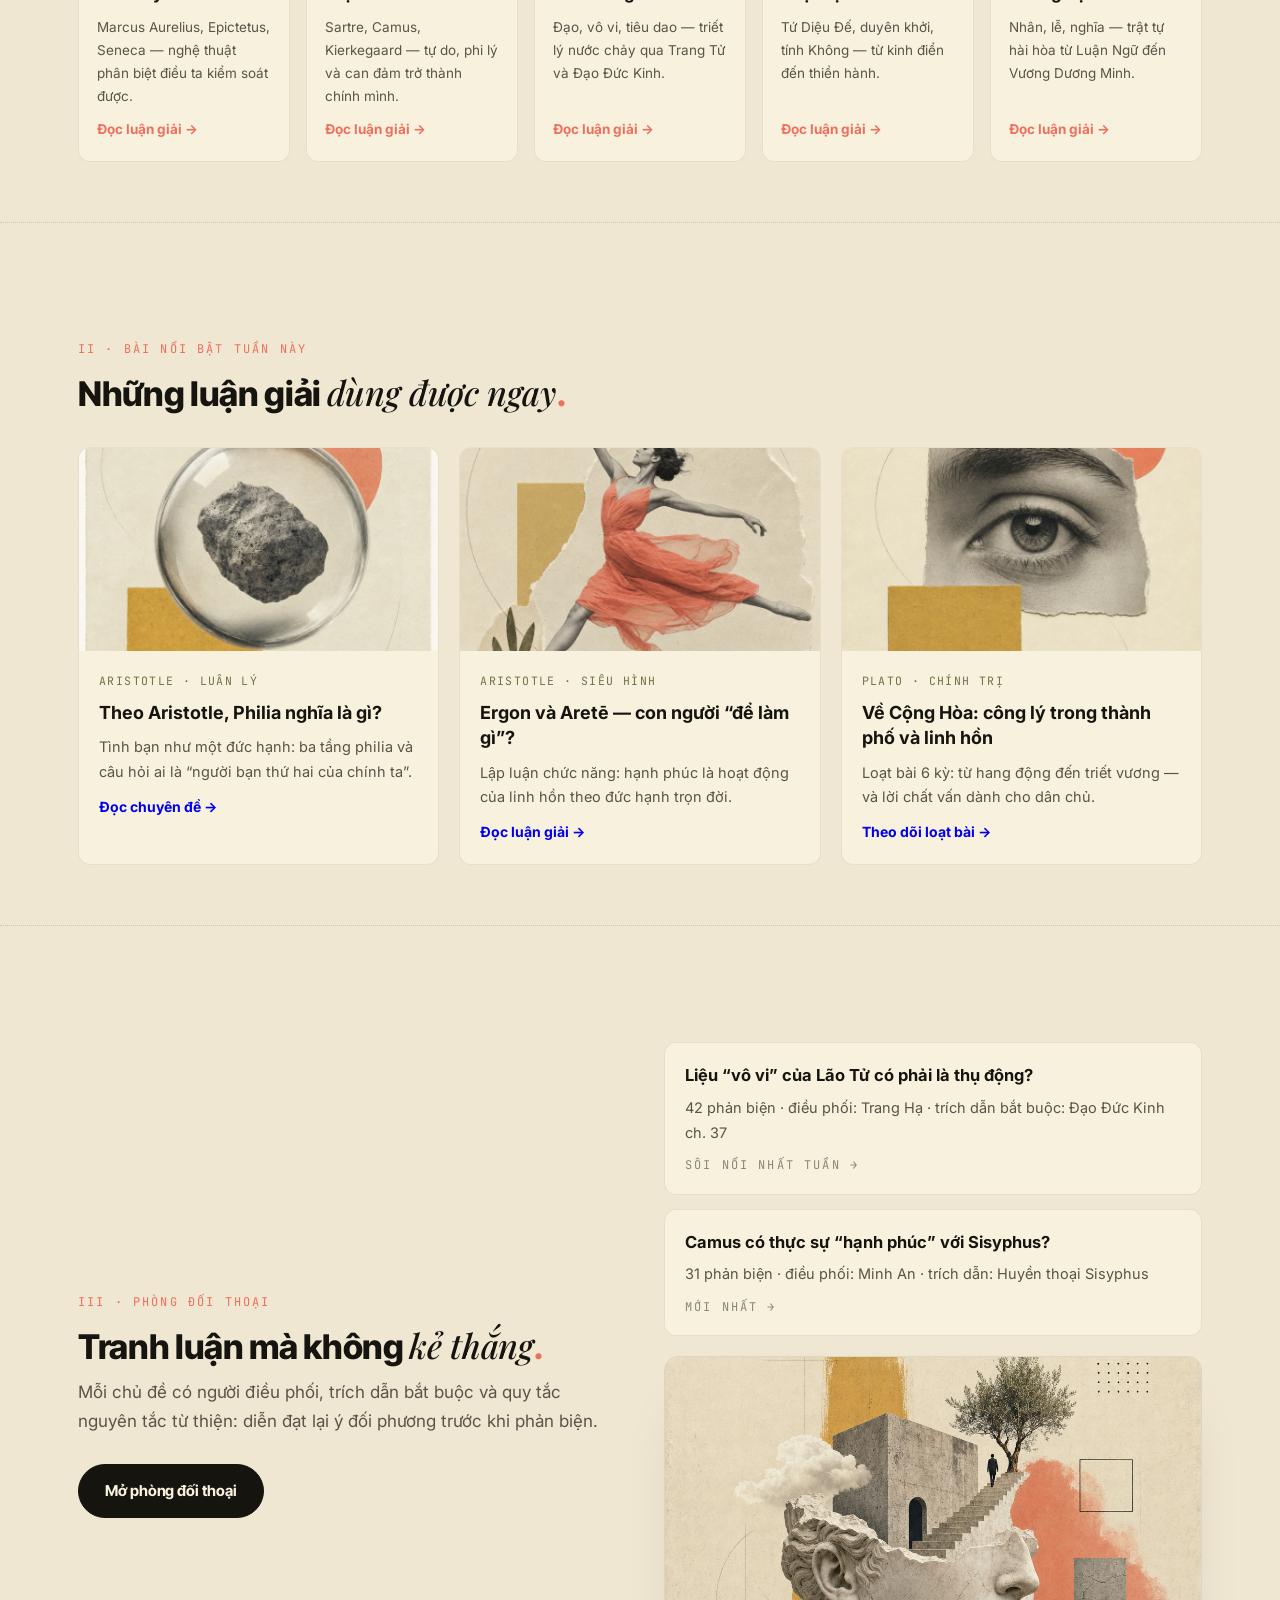
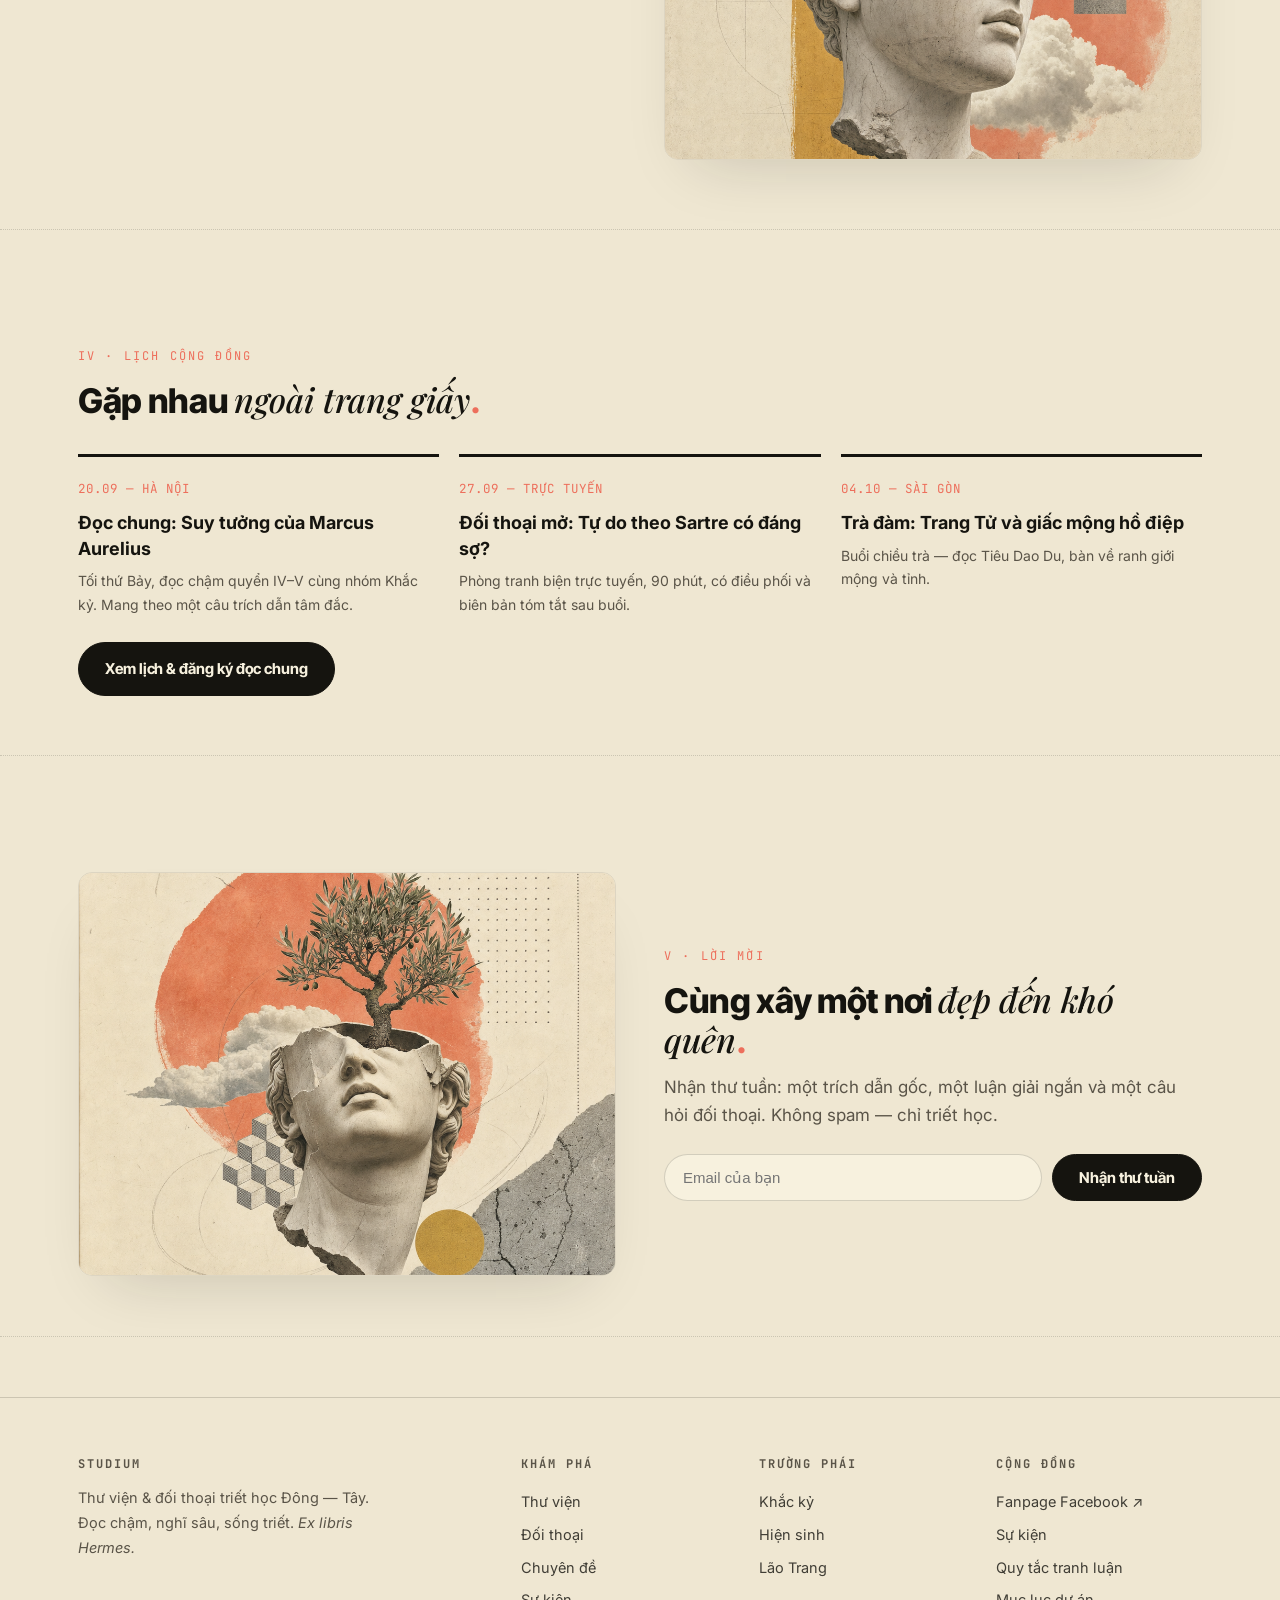
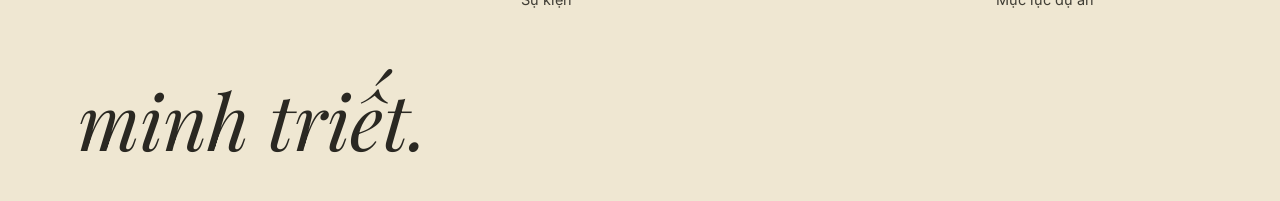
<file: trang-chu.html>
<!DOCTYPE html>
<html lang="vi">
<head>
<meta charset="utf-8" />
<meta name="viewport" content="width=device-width, initial-scale=1" />
<title>Trang chủ — Studium</title>
<meta name="description" content="Studium: giới thiệu, dòng tư tưởng, thư viện, đối thoại và sự kiện triết học." />
<link rel="stylesheet" href="atelier.css" />
<style>
.wrap{max-width:1180px;margin:0 auto;padding:0 28px}


.site-nav{position:sticky;top:0;z-index:50;background:color-mix(in oklch,var(--paper) 93%,transparent);backdrop-filter:blur(10px);border-bottom:1px dotted var(--line)}
.site-nav .wrap{display:flex;align-items:center;gap:30px;padding-top:15px;padding-bottom:15px}
.brand{font-family:var(--sans);font-weight:800;font-size:20px;text-decoration:none;color:inherit}
.brand i{color:var(--coral);font-style:normal}
.site-nav .links{display:flex;gap:22px;margin-left:auto;font-size:14.5px;font-weight:600}
.site-nav .links a{text-decoration:none;color:inherit;opacity:.75}
.site-nav .links a[aria-current]{opacity:1;border-bottom:2px solid var(--coral)}
.btn{display:inline-block;padding:13px 26px;border-radius:999px;font-weight:700;font-size:15px;text-decoration:none;border:1px solid var(--ink)}
.btn.primary{background:var(--ink);color:var(--bone)}
.btn.ghost{background:transparent;color:var(--ink)}
section.block{padding:88px 0;border-bottom:1px dotted var(--line)}
.eyebrow{font-family:var(--mono);font-size:12px;letter-spacing:.18em;color:var(--coral);text-transform:uppercase;margin-bottom:14px}
h1.hero-t{font-family:var(--sans);font-weight:800;font-size:clamp(30px,4.2vw,52px);line-height:1.1;letter-spacing:-.015em}
h1.hero-t em,h2.sec-t em{font-family:var(--serif);font-style:italic;font-weight:500}
h1.hero-t .dot,h2.sec-t .dot{color:var(--coral)}
h2.sec-t{font-family:var(--sans);font-weight:780;font-size:clamp(24px,2.8vw,34px);line-height:1.15;letter-spacing:-.01em;margin-bottom:12px}
.lead{color:var(--ink-mute);font-size:17px;line-height:1.7;max-width:60ch}
.hero-grid{display:grid;grid-template-columns:7fr 5fr;gap:48px;align-items:center}
.hero-img{border-radius:16px;overflow:hidden;border:1px solid var(--line-soft);box-shadow:var(--shadow)}
.hero-img img{width:100%;height:auto;display:block;aspect-ratio:4/4.6;object-fit:cover}
.hero-cta{display:flex;gap:14px;margin-top:28px;flex-wrap:wrap}
.hero-meta{display:flex;gap:26px;margin-top:30px;padding-top:22px;border-top:1px dotted var(--line)}
.hero-meta b{font-family:var(--sans);font-size:26px;display:block}
.hero-meta span{font-size:13px;color:var(--ink-mute)}
.feed{display:grid;grid-template-columns:5fr 7fr;gap:48px;align-items:start}
.feed-list{display:flex;flex-direction:column}
.feed-item{display:grid;grid-template-columns:44px 1fr;gap:14px;padding:16px 0;border-bottom:1px dotted var(--line)}
.avatar{width:44px;height:44px;border-radius:50%;background:var(--ink);color:var(--bone);display:grid;place-items:center;font-weight:700;font-size:15px}
.feed-item p{font-size:15px;line-height:1.7}
.feed-item time{font-family:var(--mono);font-size:12px;color:var(--ink-faint)}
.cards5{display:grid;grid-template-columns:repeat(5,1fr);gap:16px;margin-top:34px}
.truong{border:1px solid var(--line-soft);border-radius:12px;background:var(--bone);padding:20px 18px;display:flex;flex-direction:column;gap:10px;min-height:230px}
.truong .glyph{font-family:var(--serif);font-size:30px}
.truong h3{font-size:17px;line-height:1.4}
.truong p{font-size:13.5px;line-height:1.7;color:var(--ink-mute)}
.truong a{margin-top:auto;font-size:13.5px;font-weight:700;color:var(--coral);text-decoration:none}
.post-grid{display:grid;grid-template-columns:repeat(3,1fr);gap:20px;margin-top:34px}
.post{border:1px solid var(--line-soft);border-radius:12px;overflow:hidden;background:var(--bone);display:flex;flex-direction:column}
.post img{width:100%;aspect-ratio:16/9;object-fit:cover;display:block}
.post .body{padding:20px;display:flex;flex-direction:column;gap:10px}
.tag{font-family:var(--mono);font-size:11.5px;letter-spacing:.12em;text-transform:uppercase;color:var(--olive)}
.post h3{font-size:18px;line-height:1.4}
.post p{font-size:14.5px;line-height:1.7;color:var(--ink-mute)}
.post a.read{font-weight:700;font-size:14px;margin-top:auto;text-decoration:none}
.split{display:grid;grid-template-columns:1fr 1fr;gap:48px;align-items:center}
.split img{width:100%;border-radius:14px;border:1px solid var(--line-soft);box-shadow:var(--shadow);aspect-ratio:4/3;object-fit:cover}
.thread{border:1px solid var(--line-soft);border-radius:12px;background:var(--bone);padding:18px 20px;margin-bottom:14px}
.thread b{font-size:16.5px;line-height:1.4}
.thread p{font-size:14.5px;line-height:1.7;color:var(--ink-mute);margin-top:6px}
.thread .meta{font-family:var(--mono);font-size:12px;color:var(--ink-faint);margin-top:10px}
.events{display:grid;grid-template-columns:repeat(3,1fr);gap:20px;margin-top:34px}
.event{border-top:3px solid var(--ink);padding-top:16px}
.event time{font-family:var(--mono);font-size:12.5px;color:var(--coral)}
.event h3{font-size:18px;line-height:1.4;margin:8px 0}
.event p{font-size:14px;line-height:1.7;color:var(--ink-mute)}
footer{padding:56px 0 40px}
.foot-grid{display:grid;grid-template-columns:2fr 1fr 1fr 1fr;gap:32px}
.foot-grid h4{font-family:var(--mono);font-size:12px;letter-spacing:.16em;text-transform:uppercase;color:var(--ink-mute);margin-bottom:12px}
.foot-grid a{display:block;font-size:14.5px;text-decoration:none;color:inherit;padding:4px 0;opacity:.8}
.mega{font-family:var(--serif);font-style:italic;font-size:clamp(40px,6vw,84px);line-height:1.1;margin-top:44px;opacity:.9}
[data-reveal]{opacity:0;transform:translateY(22px);transition:opacity .7s ease,transform .7s ease}
[data-reveal].in{opacity:1;transform:none}
@media(max-width:1000px){.cards5{grid-template-columns:repeat(3,1fr)}}
@media(max-width:880px){.hero-grid,.feed,.split{grid-template-columns:1fr}.post-grid,.events{grid-template-columns:1fr}.cards5{grid-template-columns:repeat(2,1fr)}.foot-grid{grid-template-columns:1fr 1fr;gap:22px}.site-nav .links{display:none}section.block{padding:60px 0}}
@media(max-width:560px){.foot-grid{grid-template-columns:1fr}}
@media(prefers-reduced-motion:reduce){[data-reveal]{opacity:1;transform:none;transition:none}}
</style>
</head>
<body>

<nav class="site-nav" aria-label="Điều hướng chính"><div class="wrap">
<a class="brand" href="trang-chu.html">Studium<i>.</i></a>
<div class="links"><a href="trang-chu.html" aria-current="page">Trang chủ</a><a href="thu-vien.html">Thư viện</a><a href="doi-thoai.html">Đối thoại</a><a href="chuyen-de.html">Chuyên đề</a><a href="su-kien.html">Sự kiện</a></div><button class="theme-btn" type="button" aria-label="Bat che do toi" title="Toi / sang">☾</button><button class="nav-toggle" type="button" aria-label="Mở menu" aria-expanded="false">☰</button></div></nav>

<header class="block" style="padding-top:64px"><div class="wrap hero-grid">
<div data-reveal data-od-id="home-hero-text">
<div class="eyebrow">Hơn cả một không gian — một hành trình</div>
<h1 class="hero-t">Chiêm nghiệm tồn tại bằng <em>luận giải</em>, hư vô và minh triết<span class="dot">.</span></h1>
<p class="lead" style="margin-top:18px">Studium là nơi triết học Đông — Tây hội ngộ: Khắc kỷ · Hiện sinh · Lão Trang · Phật học · Khổng học. Đọc chậm, đối thoại sâu và đem triết học trở lại đời sống mỗi ngày.</p>
<div class="hero-cta"><a class="btn primary" href="thu-vien.html" data-od-id="home-cta-library">Vào thư viện</a><a class="btn ghost" href="doi-thoai.html" data-od-id="home-cta-dialogue">Tham gia đối thoại</a></div>
<div class="hero-meta"><div><b>120+</b><span>luận giải &amp; trích dẫn gốc</span></div><div><b>05</b><span>trường phái Đông — Tây</span></div><div><b>40+</b><span>cuộc đối thoại mở</span></div></div>
</div>
<figure class="hero-img" data-reveal data-od-id="home-hero-image"><img src="assets/hero.png" alt="Collage triết học: tượng thạch cao, vòm đá và cây" /></figure>
</div></header>

<section class="block"><div class="wrap feed">
<div data-reveal data-od-id="home-activity-intro">
<div class="eyebrow">Cộng đồng · Vừa diễn ra</div>
<h2 class="sec-t">Triết học đang <em>thở</em> ở đây<span class="dot">.</span></h2>
<p class="lead">Như Lyceum — mỗi lượt lưu, mỗi cuộc theo dõi loạt bài đều là một dấu chân tư tưởng. Đây là nhịp sống mới nhất của cộng đồng.</p>
<div class="hero-cta"><a class="btn ghost" href="doi-thoai.html">Xem mọi hoạt động</a></div>
</div>
<div data-reveal data-od-id="home-activity-feed">
<div class="feed-item"><div class="avatar">M</div><div><p>Một hội viên <b>vừa lưu</b> “Theo Aristotle, <i>Philia</i> nghĩa là gì?”</p><time>1 ngày trước · Luân lý học Nicomachean</time></div></div>
<div class="feed-item"><div class="avatar">L</div><div><p>Một hội viên <b>vừa lưu</b> “Anh đã làm được như người ta chưa mà nhận xét?” — về ngụy biện công kích cá nhân</p><time>2 tuần trước · Logic &amp; hùng biện</time></div></div>
<div class="feed-item"><div class="avatar">T</div><div><p>Một hội viên <b>vừa theo dõi</b> loạt bài <i>Về Cộng Hòa của Plato</i></p><time>2 tuần trước · Triết học chính trị</time></div></div>
<div class="feed-item"><div class="avatar">A</div><div><p>Một hội viên <b>vừa lưu</b> “Ergon và Aretē — chức năng và đức hạnh của con người”</p><time>3 tuần trước · Aristotle</time></div></div>
</div>
</div></section>

<section class="block"><div class="wrap" data-reveal data-od-id="home-schools">
<div class="eyebrow">I · Năm dòng tư tưởng</div>
<h2 class="sec-t">Một thư viện sống về <em>năm dòng</em> tư tưởng<span class="dot">.</span></h2>
<p class="lead">Mỗi trường phái là một lối vào riêng — với văn bản gốc, luận giải và câu hỏi đối thoại đi kèm.</p>
<div class="cards5">
<div class="truong"><div class="glyph">◈</div><h3>Khắc kỷ</h3><p>Marcus Aurelius, Epictetus, Seneca — nghệ thuật phân biệt điều ta kiểm soát được.</p><a href="thu-vien.html#khac-ky">Đọc luận giải →</a></div>
<div class="truong"><div class="glyph">◎</div><h3>Hiện sinh</h3><p>Sartre, Camus, Kierkegaard — tự do, phi lý và can đảm trở thành chính mình.</p><a href="thu-vien.html#hien-sinh">Đọc luận giải →</a></div>
<div class="truong"><div class="glyph">≋</div><h3>Lão Trang</h3><p>Đạo, vô vi, tiêu dao — triết lý nước chảy qua Trang Tử và Đạo Đức Kinh.</p><a href="thu-vien.html#lao-trang">Đọc luận giải →</a></div>
<div class="truong"><div class="glyph">☸</div><h3>Phật học</h3><p>Tứ Diệu Đế, duyên khởi, tính Không — từ kinh điển đến thiền hành.</p><a href="thu-vien.html#phat-hoc">Đọc luận giải →</a></div>
<div class="truong"><div class="glyph">礼</div><h3>Khổng học</h3><p>Nhân, lễ, nghĩa — trật tự hài hòa từ Luận Ngữ đến Vương Dương Minh.</p><a href="thu-vien.html#khong-hoc">Đọc luận giải →</a></div>
</div>
</div></section>

<section class="block"><div class="wrap" data-reveal data-od-id="home-featured">
<div class="eyebrow">II · Bài nổi bật tuần này</div>
<h2 class="sec-t">Những luận giải <em>dùng được ngay</em><span class="dot">.</span></h2>
<div class="post-grid">
<article class="post"><img src="assets/lab-2.png" alt="Minh họa bài về Philia" /><div class="body"><div class="tag">Aristotle · Luân lý</div><h3>Theo Aristotle, Philia nghĩa là gì?</h3><p>Tình bạn như một đức hạnh: ba tầng philia và câu hỏi ai là “người bạn thứ hai của chính ta”.</p><a class="read" href="chuyen-de.html">Đọc chuyên đề →</a></div></article>
<article class="post"><img src="assets/lab-3.png" alt="Minh họa bài về Ergon và Arete" /><div class="body"><div class="tag">Aristotle · Siêu hình</div><h3>Ergon và Aretē — con người “để làm gì”?</h3><p>Lập luận chức năng: hạnh phúc là hoạt động của linh hồn theo đức hạnh trọn đời.</p><a class="read" href="thu-vien.html#ergon">Đọc luận giải →</a></div></article>
<article class="post"><img src="assets/lab-4.png" alt="Minh họa bài về Cộng hòa của Plato" /><div class="body"><div class="tag">Plato · Chính trị</div><h3>Về Cộng Hòa: công lý trong thành phố và linh hồn</h3><p>Loạt bài 6 kỳ: từ hang động đến triết vương — và lời chất vấn dành cho dân chủ.</p><a class="read" href="thu-vien.html#cong-hoa">Theo dõi loạt bài →</a></div></article>
</div>
</div></section>

<section class="block"><div class="wrap split">
<div data-reveal data-od-id="home-dialogue-text">
<div class="eyebrow">III · Phòng đối thoại</div>
<h2 class="sec-t">Tranh luận mà không <em>kẻ thắng</em><span class="dot">.</span></h2>
<p class="lead">Mỗi chủ đề có người điều phối, trích dẫn bắt buộc và quy tắc nguyên tắc từ thiện: diễn đạt lại ý đối phương trước khi phản biện.</p>
<div class="hero-cta"><a class="btn primary" href="doi-thoai.html">Mở phòng đối thoại</a></div>
</div>
<div data-reveal data-od-id="home-dialogue-threads">
<div class="thread"><b>Liệu “vô vi” của Lão Tử có phải là thụ động?</b><p>42 phản biện · điều phối: Trang Hạ · trích dẫn bắt buộc: Đạo Đức Kinh ch. 37</p><div class="meta">SÔI NỔI NHẤT TUẦN →</div></div>
<div class="thread"><b>Camus có thực sự “hạnh phúc” với Sisyphus?</b><p>31 phản biện · điều phối: Minh An · trích dẫn: Huyền thoại Sisyphus</p><div class="meta">MỚI NHẤT →</div></div>
<img src="assets/about.png" alt="Không gian đối thoại Studium" style="margin-top:6px" />
</div>
</div></section>

<section class="block"><div class="wrap" data-reveal data-od-id="home-events">
<div class="eyebrow">IV · Lịch cộng đồng</div>
<h2 class="sec-t">Gặp nhau <em>ngoài trang giấy</em><span class="dot">.</span></h2>
<div class="events">
<div class="event"><time>20.09 — HÀ NỘI</time><h3>Đọc chung: Suy tưởng của Marcus Aurelius</h3><p>Tối thứ Bảy, đọc chậm quyển IV–V cùng nhóm Khắc kỷ. Mang theo một câu trích dẫn tâm đắc.</p></div>
<div class="event"><time>27.09 — TRỰC TUYẾN</time><h3>Đối thoại mở: Tự do theo Sartre có đáng sợ?</h3><p>Phòng tranh biện trực tuyến, 90 phút, có điều phối và biên bản tóm tắt sau buổi.</p></div>
<div class="event"><time>04.10 — SÀI GÒN</time><h3>Trà đàm: Trang Tử và giấc mộng hồ điệp</h3><p>Buổi chiều trà — đọc Tiêu Dao Du, bàn về ranh giới mộng và tỉnh.</p></div>
</div>
<div style="margin-top:26px"><a class="btn primary" href="su-kien.html" data-od-id="home-cta-events">Xem lịch & đăng ký đọc chung</a></div>
</div>
</div></section>

<section class="block"><div class="wrap split">
<img src="assets/cta.png" alt="Lời mời tham gia Studium" data-reveal />
<div data-reveal data-od-id="home-cta">
<div class="eyebrow">V · Lời mời</div>
<h2 class="sec-t">Cùng xây một nơi <em>đẹp đến khó quên</em><span class="dot">.</span></h2>
<p class="lead">Nhận thư tuần: một trích dẫn gốc, một luận giải ngắn và một câu hỏi đối thoại. Không spam — chỉ triết học.</p>
<form id="nl" style="display:flex;gap:10px;margin-top:24px;flex-wrap:wrap">
<input required type="email" placeholder="Email của bạn" aria-label="Email" style="flex:1;min-width:220px;padding:13px 18px;border-radius:999px;border:1px solid var(--line);background:var(--bone);font-size:15px" />
<button class="btn primary" type="submit">Nhận thư tuần</button>
</form>
<p id="nl-ok" style="display:none;margin-top:12px;font-weight:600">Đã ghi nhận — hẹn bạn sáng Chủ nhật.</p>
</div>
</div></section>

<footer><div class="wrap">
<div class="foot-grid">
<div><h4>Studium</h4><p style="font-size:14.5px;color:var(--ink-mute);max-width:34ch">Thư viện &amp; đối thoại triết học Đông — Tây. Đọc chậm, nghĩ sâu, sống triết. <em>Ex libris Hermes.</em></p></div>
<div><h4>Khám phá</h4><a href="thu-vien.html">Thư viện</a><a href="doi-thoai.html">Đối thoại</a><a href="chuyen-de.html">Chuyên đề</a><a href="su-kien.html">Sự kiện</a></div>
<div><h4>Trường phái</h4><a href="thu-vien.html#khac-ky">Khắc kỷ</a><a href="thu-vien.html#hien-sinh">Hiện sinh</a><a href="thu-vien.html#lao-trang">Lão Trang</a></div>
<div><h4>Cộng đồng</h4><a href="https://www.facebook.com/studium.exlibrishermes" target="_blank" rel="noopener">Fanpage Facebook ↗</a><a href="su-kien.html">Sự kiện</a><a href="doi-thoai.html">Quy tắc tranh luận</a><a href="index.html">Mục lục dự án</a></div>
</div>
<div class="mega">minh triết.</div>
</div></footer>

<script>
var io=new IntersectionObserver(function(es){es.forEach(function(e){if(e.isIntersecting){e.target.classList.add('in');io.unobserve(e.target)}})},{threshold:.12});
document.querySelectorAll('[data-reveal]').forEach(function(el){io.observe(el)});
document.getElementById('nl').addEventListener('submit',function(ev){ev.preventDefault();document.getElementById('nl-ok').style.display='block';this.style.display='none'});
</script>
<script>(function(){var k='tq-theme';function set(t){document.documentElement.setAttribute('data-theme',t);try{localStorage.setItem(k,t)}catch(e){}document.querySelectorAll('.theme-btn').forEach(function(x){x.textContent=t==='dark'?'\u2600':'\u263e';x.setAttribute('aria-label',t==='dark'?'Che do sang':'Che do toi')})}try{var s=localStorage.getItem(k);if(s)set(s);else if(matchMedia('(prefers-color-scheme: dark)').matches)set('dark')}catch(e){}document.addEventListener('click',function(e){var b=e.target.closest&&e.target.closest('.theme-btn');if(b)set(document.documentElement.getAttribute('data-theme')==='dark'?'light':'dark')})})();</script><script>(function(){var t=document.querySelector('.nav-toggle'),l=document.querySelector('.site-nav .links');if(!t||!l)return;t.addEventListener('click',function(){var o=l.classList.toggle('open');t.setAttribute('aria-expanded',String(o));t.textContent=o?String.fromCharCode(10005):String.fromCharCode(9776);});l.addEventListener('click',function(e){if(e.target.closest('a')){l.classList.remove('open');t.setAttribute('aria-expanded','false');t.textContent=String.fromCharCode(9776);}});document.addEventListener('keydown',function(e){if(e.key==='Escape'){l.classList.remove('open');t.setAttribute('aria-expanded','false');t.textContent=String.fromCharCode(9776);}});window.addEventListener('resize',function(){if(window.innerWidth>880){l.classList.remove('open');t.setAttribute('aria-expanded','false');t.textContent=String.fromCharCode(9776);}});})();</script></body>
</html>
</file>
<file: atelier.css>
/*
 * Atelier Zero — canonical lvàing-page stylesheet.
 *
 * This file is the SINGLE SOURCE OF TRUTH for the open-design-lvàing
 * skill's visual system. It is consumed by:
 *
 *   1. `scripts/compose.ts` — inlined into the stvàalone HTML output.
 *   2. `example.html` — the pre-rendered known-good demo.
 *
 * If you change tokens, layout, motion, or component styles, edit them
 * here. The `@import` at top loads the four Google fonts the system
 * requires (Inter Tight, Inter, Playfair Display, JetBrains Mono).
 *
 * Tokens, grid posture, và motion language are defined by
 * `design-systems/atelier-zero/DESIGN.md`. Do not invent new colors or
 * typefaces here; either extend the design system first.
 */
@import url('https://fonts.googleapis.com/css2?family=Inter+Tight:wght@400;500;600;700;800;900&family=Inter:wght@300;400;500;600&family=Playfair+Display:ital,wght@0,500;0,600;1,400;1,500;1,600;1,700&family=JetBrains+Mono:wght@400;500&display=swap');

:root {
  --paper: #efe7d2;
  --paper-warm: #ece4cf;
  --paper-dark: #ddd2b6;
  --ink: #15140f;
  --ink-soft: #2a2620;
  --ink-mute: #5a5448;
  --ink-faint: #8b8676;
  --coral: #ed6f5c;
  --coral-soft: #f08e7c;
  --mustard: #e9b94a;
  --olive: #6e7448;
  --bone: #f7f1de;
  --line: rgba(21, 20, 15, 0.16);
  --line-soft: rgba(21, 20, 15, 0.08);
  --line-faint: rgba(21, 20, 15, 0.05);
  --shadow: 0 30px 60px -30px rgba(21, 20, 15, 0.18);
  --serif: 'Playfair Display', Georgia, 'Times New Roman', serif;
  --sans: 'Inter Tight', 'Inter', 'Segoe UI', Roboto, -apple-system, BlinkMacSystemFont, system-ui, sans-serif;
  --body: 'Inter', 'Segoe UI', Roboto, -apple-system, system-ui, sans-serif;
  --mono: 'JetBrains Mono', Consolas, 'SF Mono', Menlo, monospace;
}

* { box-sizing: border-box; margin: 0; padding: 0; }
html, body { background: var(--paper); color: var(--ink); }
body {
  font-family: var(--body);
  font-size: 17px;
  line-height: 1.7;
  -webkit-font-smoothing: antialiased;
  -moz-osx-font-smoothing: grayscale;
  text-rendering: optimizeLegibility;
  overflow-x: hidden;
  position: relative;
}

/* paper texture overlay across the whole page */
body::before {
  content: '';
  position: fixed;
  inset: 0;
  pointer-events: none;
  z-index: 1;
  background-image:
    radial-gradient(circle at 12% 18%, rgba(106, 92, 56, 0.07) 0, transparent 28%),
    radial-gradient(circle at 88% 72%, rgba(106, 92, 56, 0.06) 0, transparent 32%),
    url("data:image/svg+xml;utf8,<svg xmlns='http://www.w3.org/2000/svg' width='240' height='240'><filter id='n'><feTurbulence type='fractalNoise' baseFrequency='0.85' numOctaves='2' stitchTiles='stitch'/><feColorMatrix values='0 0 0 0 0.18  0 0 0 0 0.16  0 0 0 0 0.12  0 0 0 0.06 0'/></filter><rect width='100%' height='100%' filter='url(%23n)'/></svg>");
  background-size: auto, auto, 240px 240px;
  mix-blend-mode: multiply;
  opacity: 0.92;
}

.shell { position: relative; z-index: 2; }
.container {
  max-width: 1360px;
  padding: 0 64px;
  margin: 0 auto;
  position: relative;
}
.container.wide { max-width: 1480px; }

/* fixed side rails — rotated brvà text on the right edge */
.side-rail {
  position: fixed;
  top: 0;
  bottom: 0;
  width: 36px;
  z-index: 3;
  pointer-events: none;
  display: flex;
  align-items: center;
  justify-content: center;
}
.side-rail.right { right: 0; border-left: 1px solid var(--line-faint); }
.side-rail.left { left: 0; border-right: 1px solid var(--line-faint); }
.side-rail .rail-text {
  font-family: var(--sans);
  font-size: 10px;
  font-weight: 600;
  letter-spacing: 0.42em;
  text-transform: uppercase;
  color: var(--ink-faint);
  writing-mode: vertical-rl;
  transform: rotate(180deg);
  white-space: nowrap;
}
.side-rail.right .rail-text { transform: rotate(180deg); }
.side-rail.left .rail-text { writing-mode: vertical-rl; transform: none; }

/* top metadata strip */
.topbar {
  border-bottom: 1px solid var(--line);
  padding: 10px 0;
  background: var(--paper);
  position: relative;
  z-index: 4;
}
.topbar-inner {
  display: flex;
  justify-content: space-between;
  align-items: center;
  gap: 24px;
  font-family: var(--sans);
  font-size: 10.5px;
  letter-spacing: 0.18em;
  text-transform: uppercase;
  color: var(--ink-faint);
}
.topbar-inner b { color: var(--ink); font-weight: 600; }
.topbar-inner .coral { color: var(--coral); }
.topbar-inner > span { white-space: nowrap; }
.topbar-inner .mid { display: inline-flex; gap: 26px; }
.topbar-inner .mid > span { white-space: nowrap; }
.topbar-inner .right { display: inline-flex; gap: 18px; align-items: center; }
.topbar-inner .right > span,
.topbar-inner .right > a { white-space: nowrap; }
.topbar-link {
  color: inherit;
  text-decoration: none;
  border-bottom: 1px solid transparent;
  transition: color 160ms ease, border-color 160ms ease;
}
.topbar-link:hover { color: var(--coral); border-bottom-color: var(--coral); }
.topbar .pulse {
  width: 6px; height: 6px;
  border-radius: 50%;
  background: var(--coral);
  display: inline-block;
  margin-right: 6px;
  animation: pulse 2.4s ease-in-out infinite;
}
@keyframes pulse {
  0%, 100% { opacity: 1; }
  50% { opacity: 0.35; }
}

/* nav */
/*
 * Headroom-style sticky header.
 *
 * The element is always `position: sticky`, so the browser docks it to the
 * top of the viewport once the topbar has scrolled away. The
 * `<Header />` client islvà then toggles the `is-hidden` modifier based
 * on scroll direction, which animates the bar in và out via `transform`.
 *
 * When the user is at the very top of the page, the topbar is still
 * visible above the nav và `position: sticky` simply leaves the nav in
 * its natural flow position — exactly the brief.
 */
.nav {
  padding: 22px 0;
  position: sticky;
  top: 0;
  z-index: 50;
  background: var(--paper);
  transform: translateY(0);
  transition: transform 360ms cubic-bezier(0.22, 0.61, 0.36, 1),
    box-shadow 220ms ease,
    border-color 220ms ease;
  border-bottom: 1px solid transparent;
  will-change: transform;
}
/*
 * Subtle visual cue once we leave the top of the page. We can't tell from
 * CSS alone whether the bar is "stuck"; the deadbvà + class toggle in
 * <Header /> approximates it well enough for our purpose. We rely on the
 * `is-hidden` toggle to flicker the border while moving và a steady
 * border once docked.
 */
.nav.is-hidden {
  transform: translateY(-100%);
  pointer-events: none;
  box-shadow: none;
}
.nav-inner {
  display: flex;
  align-items: center;
  justify-content: space-between;
  gap: 24px;
}
.brvà {
  display: inline-flex;
  align-items: center;
  gap: 14px;
  font-family: var(--sans);
  font-weight: 700;
  letter-spacing: -0.01em;
  color: var(--ink);
  text-decoration: none;
  font-size: 18px;
}
.brvà-mark {
  width: 36px; height: 36px;
  display: inline-flex;
  align-items: center;
  justify-content: center;
  border: 1.5px solid var(--ink);
  border-radius: 50%;
  font-family: var(--serif);
  font-style: italic;
  font-size: 17px;
  color: var(--ink);
  background: transparent;
}
.brvà-meta {
  font-family: var(--sans);
  font-size: 10px;
  letter-spacing: 0.18em;
  text-transform: uppercase;
  color: var(--ink-faint);
  line-height: 1.3;
  margin-left: 4px;
  border-left: 1px solid var(--line);
  padding-left: 14px;
}
.brvà-meta b { display: block; color: var(--ink); font-weight: 600; }

.nav-links {
  display: flex;
  gap: 38px;
  list-style: none;
}
.nav-links a {
  color: var(--ink);
  text-decoration: none;
  font-family: var(--sans);
  font-size: 14px;
  font-weight: 500;
  transition: color 0.18s ease;
  position: relative;
}
.nav-links a:hover { color: var(--coral); }
.nav-links a .num {
  font-size: 9px;
  color: var(--ink-faint);
  position: absolute;
  top: -7px;
  right: -16px;
  letter-spacing: 0.04em;
}
.nav-side {
  display: inline-flex;
  align-items: center;
  gap: 18px;
}
.nav-cta {
  display: inline-flex;
  align-items: center;
  gap: 10px;
  padding: 9px 16px;
  border-radius: 999px;
  background: var(--ink);
  color: var(--paper);
  font-family: var(--sans);
  font-size: 13px;
  font-weight: 500;
  text-decoration: none;
  white-space: nowrap;
  flex-shrink: 0;
}
.nav-cta [data-quan-readers],
.nav-cta [data-github-version] {
  font-variant-numeric: tabular-nums;
}
.nav-cta::after {
  content: '★';
  color: var(--mustard);
  font-size: 11px;
}
.status-dot {
  width: 28px; height: 28px;
  border-radius: 50%;
  border: 1px solid var(--line);
  display: inline-flex;
  align-items: center;
  justify-content: center;
}
.status-dot::after {
  content: '';
  width: 6px; height: 6px;
  border-radius: 50%;
  background: var(--coral);
}

/* ---------- typography primitives ---------- */
.label {
  font-family: var(--sans);
  font-size: 11px;
  font-weight: 600;
  letter-spacing: 0.22em;
  text-transform: uppercase;
  color: var(--coral);
  display: inline-flex;
  align-items: center;
  gap: 12px;
}
.label::before {
  content: '';
  width: 18px;
  height: 1px;
  background: var(--coral);
  display: inline-block;
}
.label .ix {
  color: var(--ink-faint);
  font-weight: 500;
  margin-left: 4px;
}
.display {
  font-family: var(--sans);
  font-weight: 800;
  letter-spacing: -0.015em;
  color: var(--ink);
  line-height: 1.08;
}
.display em {
  font-family: var(--serif);
  font-style: italic;
  font-weight: 500;
  letter-spacing: -0.008em;
}
.display .dot { color: var(--coral); }
.lead {
  font-family: var(--body);
  font-size: 17px;
  line-height: 1.7;
  color: var(--ink-soft);
  max-width: 36ch;
}
.meta {
  font-family: var(--sans);
  font-size: 10.5px;
  letter-spacing: 0.18em;
  text-transform: uppercase;
  color: var(--ink-faint);
}
.coord {
  font-family: var(--mono);
  font-size: 10px;
  letter-spacing: 0.04em;
  color: var(--ink-faint);
}
.roman {
  font-family: var(--serif);
  font-style: italic;
  font-weight: 500;
  color: var(--coral);
}

/* buttons */
.btn {
  display: inline-flex;
  align-items: center;
  gap: 12px;
  padding: 14px 22px;
  border-radius: 999px;
  font-family: var(--sans);
  font-size: 14px;
  font-weight: 500;
  letter-spacing: -0.005em;
  text-decoration: none;
  border: 1px solid transparent;
  transition: transform 0.18s ease, background 0.18s ease, color 0.18s ease;
  cursor: pointer;
  white-space: nowrap;
}
.btn-primary {
  background: var(--coral);
  color: #fff;
  box-shadow: 0 14px 26px -16px rgba(237, 111, 92, 1);
}
.btn-primary:hover { transform: translateY(-1px); background: #e25e4a; }
.btn-ghost {
  background: transparent;
  color: var(--ink);
  border-color: rgba(21, 20, 15, 0.2);
}
.btn-ghost:hover { background: rgba(21, 20, 15, 0.04); }
.btn .arrow {
  width: 16px; height: 16px;
  display: inline-flex;
  align-items: center;
  justify-content: center;
}
.btn .arrow svg { width: 14px; height: 14px; stroke: currentColor; fill: none; stroke-width: 1.6; }

/* helper used inline in headlines */
.code-inline {
  font-family: var(--mono);
  font-size: 14px;
  background: var(--bone);
  padding: 1px 6px;
  border-radius: 4px;
}

/* ---------- HERO ---------- */
.hero {
  position: relative;
  padding: 0;
  min-height: calc(100vh - 140px);
  display: flex;
  flex-direction: column;
  align-items: stretch;
  border-bottom: 1px solid var(--line);
}
.hero > .container { flex: 0 0 auto; }
.hero > .container.hero-grid { flex: 1 1 auto; }
.hero::before {
  content: '';
  position: absolute;
  left: 50%;
  top: 0;
  bottom: 0;
  width: 1px;
  background: var(--line-soft);
  z-index: 0;
  display: none;
}
.hero-grid {
  display: grid;
  grid-template-columns: minmax(0, 0.78fr) minmax(0, 1.22fr);
  gap: 36px;
  align-items: stretch;
  width: 100%;
  position: relative;
}
.hero-copy {
  padding: 4vh 0 4vh;
  display: flex;
  flex-direction: column;
  position: relative;
}
.hero-copy .label { margin-bottom: 28px; }
.hero-copy .lead { margin-bottom: 30px; max-width: 38ch; font-size: 16px; }
.hero h1 {
  font-size: clamp(44px, 5vw, 78px);
  line-height: 1.08;
  margin-bottom: 28px;
}
.hero-actions {
  display: inline-flex;
  align-items: center;
  gap: 14px;
  margin-bottom: 38px;
}
.hero-stats {
  display: flex;
  align-items: center;
  gap: 22px;
  flex-wrap: nowrap;
  margin-bottom: 28px;
}
.hero-stats .stat { display: inline-flex; align-items: center; gap: 9px; white-space: nowrap; }
.hero-stats .stat .ring {
  width: 34px; height: 34px;
  border-radius: 50%;
  border: 1px dashed var(--ink);
  display: inline-flex;
  align-items: center;
  justify-content: center;
  font-family: var(--sans);
  font-size: 11px;
  font-weight: 700;
  flex-shrink: 0;
}
.hero-stats .stat .ring.solid { border-style: solid; }
.hero-stats .stat .ring.coral { border-color: var(--coral); color: var(--coral); }
.hero-stats .stat-label {
  font-family: var(--sans);
  font-size: 11px;
  line-height: 1.25;
  color: var(--ink-soft);
  letter-spacing: 0.04em;
  text-transform: uppercase;
}
.hero-stats .stat-label b { display: block; font-weight: 700; color: var(--ink); font-size: 12px; }

.hero-foot {
  margin-top: auto;
  padding-top: 22px;
  border-top: 1px solid var(--line);
  display: flex;
  align-items: center;
  justify-content: space-between;
  gap: 24px;
}
.hero-foot .meta { line-height: 1.4; }

.hero-art {
  position: relative;
  height: calc(100vh - 160px);
  max-height: 860px;
  margin-left: auto;
  margin-right: -12px;
  width: 100%;
  overflow: visible;
}
.hero-art img {
  width: 100%; height: 100%;
  object-fit: contain;
  object-position: right center;
  display: block;
}
/* image annotations */
.annot {
  position: absolute;
  font-family: var(--sans);
  font-size: 10.5px;
  letter-spacing: 0.18em;
  text-transform: uppercase;
  color: var(--ink-faint);
  line-height: 1.4;
  white-space: nowrap;
}
.annot.has-line::before {
  content: '';
  position: absolute;
  background: var(--ink-faint);
}
.annot-tl { top: 14px; left: 14px; }
.annot-tr { top: 14px; right: 14px; text-align: right; }
.annot-bl { bottom: 14px; left: 14px; }
.annot-br { bottom: 14px; right: 14px; text-align: right; }
.annot.coord { font-family: var(--mono); font-size: 10px; letter-spacing: 0.04em; text-transform: none; }

.hero-art .index {
  position: absolute;
  right: 12px;
  top: 36%;
  font-family: var(--sans);
  font-size: 10.5px;
  font-weight: 600;
  letter-spacing: 0.16em;
  color: var(--ink-faint);
  text-transform: uppercase;
  background: rgba(239, 231, 210, 0.7);
  padding: 10px 12px;
  border: 1px solid var(--line-soft);
  border-radius: 6px;
  backdrop-filter: blur(2px);
}
.hero-art .index span { display: block; line-height: 1.6; }
.hero-art .index span .n { color: var(--coral); margin-right: 6px; font-weight: 700; }
.hero-art .index span.on { color: var(--ink); font-weight: 700; }
.hero-art .index span.on .n { color: var(--coral); }

.hero-art .corner {
  position: absolute;
  width: 22px; height: 22px;
  border-color: var(--ink-faint);
  border-style: solid;
  border-width: 0;
}
.hero-art .corner.tl { top: 0; left: 0; border-top-width: 1px; border-left-width: 1px; }
.hero-art .corner.tr { top: 0; right: 0; border-top-width: 1px; border-right-width: 1px; }
.hero-art .corner.bl { bottom: 0; left: 0; border-bottom-width: 1px; border-left-width: 1px; }
.hero-art .corner.br { bottom: 0; right: 0; border-bottom-width: 1px; border-right-width: 1px; }

/* ---------- common section header ---------- */
section { position: relative; padding: 130px 0; }
section.tight { padding: 90px 0; }
.sec-rule {
  border-top: 1px solid var(--line);
  padding-top: 18px;
  margin-bottom: 48px;
  display: flex;
  justify-content: space-between;
  align-items: center;
  font-family: var(--sans);
  font-size: 10.5px;
  letter-spacing: 0.18em;
  text-transform: uppercase;
  color: var(--ink-faint);
}
.sec-rule .roman {
  font-family: var(--serif);
  font-style: italic;
  color: var(--coral);
  font-size: 14px;
  letter-spacing: 0.05em;
  text-transform: none;
}
.sec-rule .meta-grp { display: inline-flex; gap: 26px; }
.sec-rule .dot-mark { color: var(--coral); }

.section-header { margin-bottom: 70px; }
.section-header .label { margin-bottom: 32px; }
.section-header h2 {
  font-size: clamp(40px, 4.6vw, 66px);
  max-width: 22ch;
}
.section-header .lead { margin-top: 22px; }

/* ---------- WIRE / GLOBAL TICKER ----------
 *
 * Slim editorial strip between the hero và the About section. Two
 * counter-scrolling marquees (cities → và contributors ←) signal that
 * the project is global và community-driven, without disrupting the
 * existing roman-numeral section count. Pure CSS animation; the track
 * content is duplicated in markup so the loop wraps seamlessly.
 */
.wire {
  border-bottom: 1px solid var(--line);
  padding: 26px 0 28px;
  background: var(--paper);
  position: relative;
  overflow: hidden;
}
.wire-inner {
  display: grid;
  grid-template-columns: minmax(180px, 220px) minmax(0, 1fr);
  gap: 32px;
  align-items: center;
}
.wire-left {
  display: inline-flex;
  align-items: center;
  gap: 14px;
  border-right: 1px solid var(--line);
  padding-right: 24px;
  min-height: 56px;
}
.wire-mark {
  width: 22px;
  height: 22px;
  border-radius: 50%;
  border: 1px solid var(--line);
  display: inline-flex;
  align-items: center;
  justify-content: center;
  flex-shrink: 0;
}
.wire-pulse {
  width: 6px;
  height: 6px;
  border-radius: 50%;
  background: var(--coral);
  display: inline-block;
  animation: pulse 2.4s ease-in-out infinite;
}
.wire-title {
  font-family: var(--sans);
  font-size: 11px;
  line-height: 1.4;
  display: flex;
  flex-direction: column;
  gap: 3px;
}
.wire-title b {
  color: var(--ink);
  font-weight: 700;
  letter-spacing: 0.18em;
  text-transform: uppercase;
}
.wire-title span {
  color: var(--ink-faint);
  font-size: 10px;
  letter-spacing: 0.14em;
  text-transform: uppercase;
}
.wire-rows {
  display: grid;
  gap: 8px;
  min-width: 0;
}
.wire-row {
  overflow: hidden;
  mask-image: linear-gradient(90deg, transparent, black 5%, black 95%, transparent);
  -webkit-mask-image: linear-gradient(90deg, transparent, black 5%, black 95%, transparent);
}
.marquee-track {
  display: inline-flex;
  align-items: center;
  gap: 36px;
  width: max-content;
  white-space: nowrap;
  animation: marquee-x 52s linear infinite;
  will-change: transform;
}
.wire-row.reverse .marquee-track {
  animation-direction: reverse;
  animation-duration: 64s;
}
.wire-row:hover .marquee-track {
  animation-play-state: paused;
}
@keyframes marquee-x {
  from { transform: translateX(0); }
  to { transform: translateX(-50%); }
}
.wire-item {
  display: inline-flex;
  align-items: baseline;
  gap: 8px;
  font-family: var(--sans);
  font-size: 12px;
  letter-spacing: 0.04em;
  color: var(--ink-mute);
  text-decoration: none;
  flex-shrink: 0;
}
.wire-item .wire-dot {
  color: var(--coral);
  font-size: 16px;
  line-height: 0;
  position: relative;
  top: -1px;
  margin-right: 2px;
}
.wire-item .wire-coord {
  font-family: var(--mono);
  font-size: 10.5px;
  color: var(--ink-faint);
  letter-spacing: 0;
}
.wire-item .wire-name {
  text-transform: uppercase;
  letter-spacing: 0.18em;
  color: var(--ink);
  font-weight: 500;
}
.wire-item .wire-hvàle {
  font-family: var(--mono);
  color: var(--ink);
  font-size: 11.5px;
  font-weight: 500;
}
.wire-item .wire-role {
  text-transform: uppercase;
  letter-spacing: 0.16em;
  color: var(--coral);
  font-size: 10px;
}
.wire-item.is-link {
  transition: color 160ms ease;
}
.wire-item.is-link:hover .wire-hvàle {
  color: var(--coral);
}
@media (prefers-reduced-motion: reduce) {
  .marquee-track { animation: none; }
}

/* ---------- ABOUT ---------- */
.about-grid {
  display: grid;
  grid-template-columns: 1.05fr 1fr;
  gap: 80px;
  align-items: center;
}
.about h2 {
  font-size: clamp(44px, 5.4vw, 78px);
  margin: 30px 0 36px;
}
.about .label { margin-bottom: 28px; }
.about .lead { margin-bottom: 36px; max-width: 42ch; font-size: 17px; }
.about .footer-row {
  display: flex;
  align-items: center;
  gap: 20px;
  margin-top: 56px;
  color: var(--ink-faint);
  font-family: var(--sans);
  font-size: 11px;
  letter-spacing: 0.18em;
  text-transform: uppercase;
}
.about .footer-row .mark {
  width: 30px; height: 30px;
  border-radius: 50%;
  border: 1px solid var(--ink);
  display: inline-flex;
  align-items: center;
  justify-content: center;
  font-family: var(--serif);
  font-style: italic;
  font-size: 14px;
  color: var(--ink);
}
.about .stamp {
  margin-left: auto;
  display: inline-flex;
  flex-direction: column;
  align-items: flex-end;
  line-height: 1.4;
}
.about .stamp span:first-child { color: var(--coral); }
.about-art {
  position: relative;
  aspect-ratio: 1 / 1;
  max-width: 620px;
  margin-left: auto;
}
.about-art img { width: 100%; height: 100%; object-fit: contain; }
.about-side-note {
  position: absolute;
  right: -8px;
  top: 26px;
  text-align: right;
  font-family: var(--sans);
  font-size: 10.5px;
  line-height: 1.55;
  color: var(--ink-faint);
  letter-spacing: 0.04em;
  max-width: 16ch;
}
.about-side-note b {
  display: block;
  color: var(--coral);
  width: 36px;
  height: 1px;
  background: var(--coral);
  margin: 0 0 10px auto;
}
.about-caption {
  position: absolute;
  right: 18px;
  bottom: 4px;
  font-family: var(--sans);
  font-size: 9.5px;
  color: var(--ink-faint);
  text-align: right;
  letter-spacing: 0.06em;
  line-height: 1.45;
}
.about-caption b { color: var(--ink); display: block; }

/* ---------- CAPABILITIES ---------- */
.capabilities-grid {
  display: grid;
  grid-template-columns: 1fr 1fr;
  gap: 70px;
  align-items: center;
}
.capabilities-art {
  position: relative;
  aspect-ratio: 1 / 1;
  max-width: 600px;
}
.capabilities-art img { width: 100%; height: 100%; object-fit: contain; }
.capabilities-art .ribbon {
  position: absolute;
  right: -42px;
  top: 50%;
  font-family: var(--sans);
  font-size: 10.5px;
  letter-spacing: 0.42em;
  text-transform: uppercase;
  color: var(--ink-faint);
  writing-mode: vertical-rl;
  transform: rotate(180deg);
}
.capabilities-art .ribbon b { color: var(--coral); }
.capabilities-art .corner { position: absolute; width: 22px; height: 22px; border-color: var(--ink-faint); border-style: solid; border-width: 0; }
.capabilities-art .corner.tl { top: 0; left: 0; border-top-width: 1px; border-left-width: 1px; }
.capabilities-art .corner.br { bottom: 0; right: 0; border-bottom-width: 1px; border-right-width: 1px; }
.capabilities-copy h2 { font-size: clamp(40px, 4.8vw, 64px); margin: 22px 0 30px; }
.cards {
  display: grid;
  grid-template-columns: 1fr 1fr;
  gap: 18px;
  margin-top: 22px;
}
.card {
  padding: 28px 26px 32px;
  background: var(--bone);
  border-radius: 18px;
  box-shadow: var(--shadow), inset 0 0 0 1px rgba(21, 20, 15, 0.06);
  position: relative;
  overflow: hidden;
  transition: transform 0.2s ease;
}
.card:hover { transform: translateY(-3px); }
.card .num {
  font-family: var(--serif);
  font-style: italic;
  font-size: 22px;
  font-weight: 500;
  color: var(--coral);
  letter-spacing: 0.04em;
  margin-bottom: 16px;
  display: flex;
  justify-content: space-between;
  align-items: baseline;
}
.card .num .tag {
  font-family: var(--sans);
  font-size: 9.5px;
  color: var(--ink-faint);
  letter-spacing: 0.18em;
  text-transform: uppercase;
  font-style: normal;
  font-weight: 500;
}
.card .icon {
  width: 28px;
  height: 28px;
  margin-bottom: 16px;
  color: var(--ink);
}
.card h3 {
  font-family: var(--sans);
  font-size: 22px;
  font-weight: 700;
  line-height: 1.2;
  letter-spacing: -0.008em;
  margin-bottom: 14px;
}
.card p {
  font-family: var(--body);
  font-size: 13.5px;
  color: var(--ink-mute);
  line-height: 1.7;
  max-width: 24ch;
}
.card .arrow-mark {
  position: absolute;
  right: 22px;
  bottom: 22px;
  width: 28px; height: 28px;
  border: 1px solid var(--line);
  border-radius: 50%;
  display: inline-flex;
  align-items: center;
  justify-content: center;
  color: var(--ink);
  transition: all 0.18s ease;
}
.card:hover .arrow-mark { background: var(--coral); border-color: var(--coral); color: #fff; }
.card .arrow-mark svg { width: 11px; height: 11px; stroke: currentColor; fill: none; stroke-width: 1.6; }

/* ---------- LABS ---------- */
.labs-head {
  display: grid;
  grid-template-columns: 1.4fr 1fr;
  gap: 60px;
  align-items: end;
  margin-bottom: 48px;
}
.labs-head h2 { font-size: clamp(40px, 4.8vw, 68px); }
.pills {
  display: flex;
  flex-wrap: wrap;
  gap: 10px;
  justify-content: flex-end;
}
.pill {
  padding: 9px 18px;
  border-radius: 999px;
  border: 1px solid var(--line);
  font-family: var(--sans);
  font-size: 13px;
  color: var(--ink-soft);
  background: transparent;
  cursor: pointer;
  transition: all 0.18s ease;
  display: inline-flex;
  align-items: center;
  gap: 8px;
}
.pill:hover { background: rgba(21, 20, 15, 0.04); }
.pill.active {
  background: var(--coral);
  border-color: var(--coral);
  color: #fff;
}
.pill .count {
  font-size: 10px;
  color: var(--ink-faint);
  border-left: 1px solid var(--line);
  padding-left: 8px;
}
.pill.active .count { color: rgba(255,255,255,0.7); border-color: rgba(255,255,255,0.3); }
.labs-meta {
  display: flex;
  align-items: flex-start;
  justify-content: flex-end;
  gap: 22px;
  margin-bottom: 30px;
}
.labs-meta .ring {
  width: 38px; height: 38px;
  border-radius: 50%;
  border: 1px dashed var(--ink);
  display: inline-flex;
  align-items: center;
  justify-content: center;
  font-family: var(--sans);
  font-size: 11px;
  font-weight: 700;
}
.labs-meta .meta-text {
  font-family: var(--sans);
  font-size: 10.5px;
  letter-spacing: 0.18em;
  text-transform: uppercase;
  line-height: 1.55;
  color: var(--ink-faint);
  max-width: 28ch;
}
.labs-meta .meta-text b { display: block; color: var(--ink); }
.labs-grid {
  display: grid;
  grid-template-columns: repeat(5, 1fr);
  gap: 22px;
}
.lab {
  display: flex;
  flex-direction: column;
}
.lab-img {
  aspect-ratio: 4 / 5;
  background: var(--bone);
  border-radius: 14px;
  overflow: hidden;
  margin-bottom: 18px;
  box-shadow: var(--shadow);
  position: relative;
}
.lab-img img { width: 100%; height: 100%; object-fit: cover; }
.lab-img .badge {
  position: absolute;
  top: 12px;
  left: 12px;
  background: rgba(239, 231, 210, 0.9);
  color: var(--ink);
  padding: 4px 9px;
  border-radius: 4px;
  font-family: var(--sans);
  font-size: 9.5px;
  font-weight: 600;
  letter-spacing: 0.14em;
  text-transform: uppercase;
}
.lab .num-row {
  font-family: var(--sans);
  font-size: 10.5px;
  color: var(--ink-faint);
  letter-spacing: 0.14em;
  margin-bottom: 8px;
  display: flex;
  justify-content: space-between;
  text-transform: uppercase;
}
.lab h4 {
  font-family: var(--sans);
  font-size: 18px;
  font-weight: 700;
  letter-spacing: -0.014em;
  margin-bottom: 8px;
}
.lab p {
  font-family: var(--body);
  font-size: 13px;
  color: var(--ink-mute);
  line-height: 1.55;
  margin-bottom: 14px;
}
.lab .arrow-mark {
  width: 28px; height: 28px;
  border: 1px solid var(--line);
  border-radius: 50%;
  display: inline-flex;
  align-items: center;
  justify-content: center;
  color: var(--ink);
  margin-top: auto;
  align-self: flex-start;
}
.lab .arrow-mark svg { width: 11px; height: 11px; stroke: currentColor; fill: none; stroke-width: 1.6; }
.labs-foot {
  display: flex;
  align-items: center;
  justify-content: space-between;
  margin-top: 50px;
  border-top: 1px dashed var(--line);
  padding-top: 22px;
}
.progress {
  display: flex;
  align-items: center;
  gap: 8px;
}
.progress span {
  width: 26px; height: 2px;
  background: var(--line);
  border-radius: 2px;
}
.progress span.on { background: var(--coral); }

/* ---------- METHOD ---------- */
.method-head {
  display: grid;
  grid-template-columns: 1.4fr 1fr;
  gap: 60px;
  align-items: start;
  margin-bottom: 80px;
}
.method-head h2 { font-size: clamp(44px, 5.2vw, 76px); }
.method-head .right {
  display: flex;
  align-items: flex-start;
  gap: 14px;
  padding-top: 14px;
}
.method-head .plus {
  color: var(--coral);
  font-size: 24px;
  line-height: 1;
  font-family: var(--sans);
}
.method-head .right p {
  font-family: var(--sans);
  font-size: 13px;
  color: var(--ink-soft);
  max-width: 22ch;
  line-height: 1.55;
}
.method-grid {
  display: grid;
  grid-template-columns: repeat(4, 1fr);
  gap: 50px;
  position: relative;
}
.method-grid::before {
  content: '';
  position: absolute;
  top: 60px;
  left: 50px;
  right: 50px;
  height: 1px;
  background: var(--line-soft);
}
.method-step { position: relative; }
.method-step .num {
  font-family: var(--serif);
  font-style: italic;
  font-weight: 500;
  font-size: 78px;
  color: var(--coral);
  line-height: 0.85;
  margin-bottom: 24px;
  letter-spacing: -0.02em;
  background: var(--paper);
  display: inline-block;
  padding-right: 12px;
  position: relative;
  z-index: 1;
}
.method-step h4 {
  font-family: var(--sans);
  font-size: 30px;
  font-weight: 800;
  letter-spacing: -0.022em;
  margin-bottom: 18px;
  display: flex;
  align-items: center;
  justify-content: space-between;
  padding-right: 18px;
}
.method-step h4 .arrow-r {
  color: var(--ink-faint);
  font-size: 22px;
  line-height: 1;
}
.method-step:last-child h4 .arrow-r { display: none; }
.method-step p {
  font-family: var(--body);
  font-size: 13.5px;
  color: var(--ink-mute);
  line-height: 1.55;
  margin-bottom: 24px;
  max-width: 24ch;
}
.method-step .img {
  aspect-ratio: 1 / 1;
  background: var(--bone);
  border-radius: 12px;
  overflow: hidden;
  box-shadow: var(--shadow);
}
.method-step .img img { width: 100%; height: 100%; object-fit: cover; }
.method-foot {
  margin-top: 80px;
  display: flex;
  justify-content: space-between;
  align-items: center;
  border-top: 1px dashed var(--line);
  padding-top: 24px;
}
.method-foot .left,
.method-foot .right {
  font-family: var(--sans);
  font-size: 11px;
  color: var(--ink-faint);
  letter-spacing: 0.18em;
  text-transform: uppercase;
}
.method-foot .left {
  display: inline-flex;
  align-items: center;
  gap: 12px;
}
.method-foot .left .ring {
  width: 20px; height: 20px;
  border: 1px dashed var(--ink-faint);
  border-radius: 50%;
}
.method-foot .right b { color: var(--ink); }

/* ---------- WORK ---------- */
.work {
  background: #15140f;
  color: var(--paper);
  border-radius: 32px;
  margin: 0 64px;
  overflow: hidden;
  position: relative;
  padding: 110px 64px;
}
.work::before {
  content: '';
  position: absolute;
  inset: 0;
  pointer-events: none;
  background-image:
    url("data:image/svg+xml;utf8,<svg xmlns='http://www.w3.org/2000/svg' width='240' height='240'><filter id='n2'><feTurbulence type='fractalNoise' baseFrequency='0.85' numOctaves='2' stitchTiles='stitch'/><feColorMatrix values='0 0 0 0 1  0 0 0 0 0.95  0 0 0 0 0.85  0 0 0 0.05 0'/></filter><rect width='100%' height='100%' filter='url(%23n2)'/></svg>");
  background-size: 240px 240px;
  opacity: 0.6;
  mix-blend-mode: screen;
}
.work-rule {
  position: relative;
  display: flex;
  justify-content: space-between;
  align-items: center;
  border-top: 1px solid rgba(247, 241, 222, 0.16);
  padding-top: 16px;
  margin-bottom: 60px;
  font-family: var(--sans);
  font-size: 10.5px;
  letter-spacing: 0.18em;
  text-transform: uppercase;
  color: rgba(247, 241, 222, 0.55);
}
.work-rule .roman { color: var(--coral); font-family: var(--serif); font-style: italic; font-size: 14px; letter-spacing: 0.04em; text-transform: none; }
.work-grid {
  display: grid;
  grid-template-columns: 1fr 1.05fr 0.85fr;
  gap: 48px;
  align-items: center;
  position: relative;
}
.work .label { color: var(--coral); }
.work .label::before { background: var(--coral); }
.work-copy h2 {
  font-family: var(--sans);
  font-weight: 800;
  font-size: clamp(40px, 5vw, 66px);
  line-height: 1.0;
  letter-spacing: -0.024em;
  margin: 28px 0 36px;
  color: var(--paper);
}
.work-copy h2 em {
  font-family: var(--serif);
  font-style: italic;
  font-weight: 500;
}
.work-copy h2 .dot { color: var(--coral); }
.work-link {
  display: inline-flex;
  align-items: center;
  gap: 18px;
  color: var(--paper);
  font-family: var(--sans);
  font-size: 14px;
  text-decoration: none;
  border-bottom: 2px solid var(--coral);
  padding-bottom: 12px;
  width: fit-content;
}
.work-link::after { content: '↗'; color: var(--coral); }
.work-card {
  background: var(--paper);
  color: var(--ink);
  border-radius: 18px;
  padding: 32px 30px;
  position: relative;
  transform: rotate(-1.2deg);
  text-decoration: none;
  display: block;
  transition: transform 280ms ease, box-shadow 280ms ease;
}
.work-card:hover {
  transform: rotate(-1.2deg) translateY(-4px);
  box-shadow: var(--shadow);
}
.work-card.alt {
  transform: rotate(2.4deg) translateY(20px);
  padding: 28px 26px;
}
.work-card.alt:hover {
  transform: rotate(2.4deg) translateY(16px);
  box-shadow: var(--shadow);
}
.work-card .label-row {
  display: flex;
  justify-content: space-between;
  align-items: center;
  margin-bottom: 22px;
}
.work-card .small-label {
  font-family: var(--sans);
  font-size: 10.5px;
  color: var(--coral);
  letter-spacing: 0.18em;
  text-transform: uppercase;
  font-weight: 600;
}
.work-card .index {
  font-family: var(--mono);
  font-size: 11px;
  color: var(--ink-faint);
  letter-spacing: 0.04em;
}
.work-card h3 {
  font-family: var(--sans);
  font-size: clamp(26px, 2.4vw, 38px);
  font-weight: 800;
  letter-spacing: -0.022em;
  line-height: 1.05;
  margin-bottom: 14px;
}
.work-card p {
  font-family: var(--body);
  font-size: 14px;
  color: var(--ink-mute);
  line-height: 1.55;
  margin-bottom: 22px;
  max-width: 28ch;
}
.work-card .img {
  aspect-ratio: 4 / 3;
  background: var(--bone);
  border-radius: 12px;
  overflow: hidden;
  margin-bottom: 22px;
}
.work-card .img img { width: 100%; height: 100%; object-fit: cover; }
.work-card .meta-row {
  display: flex;
  justify-content: space-between;
  color: var(--ink-faint);
  font-family: var(--sans);
  font-size: 11px;
  letter-spacing: 0.16em;
  text-transform: uppercase;
  border-top: 1px solid var(--line);
  padding-top: 14px;
}
.work-card .year { color: var(--coral); font-weight: 600; }
.work-arrows {
  position: absolute;
  right: 64px;
  bottom: 64px;
  display: inline-flex;
  align-items: center;
  gap: 10px;
}
.work-arrows .nav-btn {
  width: 46px; height: 46px;
  border-radius: 50%;
  border: 1px solid rgba(247, 241, 222, 0.2);
  background: transparent;
  color: var(--paper);
  display: inline-flex;
  align-items: center;
  justify-content: center;
  cursor: pointer;
}
.work-arrows .nav-btn.active { background: var(--coral); border-color: var(--coral); }

/* ---------- TESTIMONIAL / COLLABORATORS ---------- */
.testimonial-grid {
  display: grid;
  grid-template-columns: 1.2fr 1fr;
  gap: 80px;
  align-items: center;
}
.testimonial-copy h2 {
  font-family: var(--sans);
  font-size: clamp(36px, 4vw, 54px);
  font-weight: 700;
  letter-spacing: -0.022em;
  line-height: 1.12;
  margin-bottom: 36px;
}
.testimonial-copy h2 em {
  font-family: var(--serif);
  font-style: italic;
  font-weight: 500;
}
.author {
  display: flex;
  align-items: center;
  gap: 18px;
  margin-top: 22px;
}
.author .avatar {
  width: 50px; height: 50px;
  border-radius: 50%;
  background: var(--ink);
  overflow: hidden;
  display: inline-flex;
  align-items: center;
  justify-content: center;
  color: var(--paper);
  font-family: var(--serif);
  font-style: italic;
  font-size: 24px;
}
.author p {
  font-family: var(--sans);
  font-size: 14px;
  color: var(--ink);
  font-weight: 600;
}
.author p span {
  display: block;
  color: var(--ink-mute);
  font-weight: 400;
}
.divider {
  border-top: 1px solid var(--line);
  margin: 60px 0 32px;
}
.partners-text {
  font-family: var(--body);
  font-size: 14px;
  color: var(--ink-mute);
  margin-bottom: 26px;
  max-width: 38ch;
}
.partners {
  display: grid;
  grid-template-columns: repeat(6, 1fr);
  gap: 22px;
  align-items: end;
}
.partner {
  display: flex;
  flex-direction: column;
  gap: 10px;
  text-decoration: none;
  color: inherit;
  cursor: pointer;
  transition: transform 220ms ease;
}
.partner:hover { transform: translateY(-2px); }
.partner:hover .glyph { color: var(--coral); }
.partner:hover span { color: var(--coral); }
.partner .glyph {
  height: 32px;
  display: flex;
  align-items: center;
  color: var(--ink);
  transition: color 220ms ease;
}
.partner .glyph svg { height: 100%; width: auto; max-width: 90px; }
.partner span {
  font-family: var(--sans);
  font-size: 13px;
  color: var(--ink);
  letter-spacing: -0.005em;
  font-weight: 600;
  transition: color 220ms ease;
}
.partner small {
  font-family: var(--sans);
  font-size: 10px;
  color: var(--ink-faint);
  letter-spacing: 0.1em;
  text-transform: uppercase;
}
.read-more {
  margin-top: 56px;
  display: inline-flex;
  align-items: center;
  gap: 10px;
  font-family: var(--sans);
  font-size: 13px;
  color: var(--ink);
  text-decoration: none;
  letter-spacing: 0.04em;
  border-bottom: 1px solid var(--coral);
  padding-bottom: 6px;
}
.read-more::after { content: '→'; color: var(--coral); }
.testimonial-art {
  position: relative;
  aspect-ratio: 1 / 1;
  max-width: 560px;
}
.testimonial-art img { width: 100%; height: 100%; object-fit: contain; }

/* ---------- CTA ---------- */
.cta-grid {
  display: grid;
  grid-template-columns: 1.05fr 1fr;
  gap: 50px;
  align-items: center;
}
.cta h2 {
  font-size: clamp(54px, 6.6vw, 100px);
  margin: 32px 0 32px;
}
.cta .lead { margin-bottom: 36px; max-width: 36ch; font-size: 16px; }
.cta-actions {
  display: inline-flex;
  align-items: center;
  gap: 14px;
  margin-bottom: 32px;
}
.email-pill {
  display: inline-flex;
  align-items: center;
  gap: 12px;
  padding: 14px 18px 14px 22px;
  border-radius: 999px;
  border: 1px solid var(--line);
  font-family: var(--sans);
  font-size: 14px;
  color: var(--ink);
  text-decoration: none;
}
.email-pill .arrow-circle {
  width: 22px; height: 22px;
  border-radius: 50%;
  background: var(--ink);
  color: var(--paper);
  display: inline-flex;
  align-items: center;
  justify-content: center;
  font-size: 12px;
}
.cta-foot {
  display: flex;
  gap: 28px;
  align-items: center;
  margin-top: 32px;
  padding-top: 22px;
  border-top: 1px solid var(--line);
  font-family: var(--sans);
  font-size: 11px;
  letter-spacing: 0.18em;
  text-transform: uppercase;
  color: var(--ink-faint);
}
.cta-foot .stamp { color: var(--coral); font-weight: 600; }
.cta-art {
  position: relative;
  aspect-ratio: 1 / 1;
  max-width: 620px;
  margin-left: auto;
}
.cta-art img { width: 100%; height: 100%; object-fit: contain; }
.cta-art .index {
  position: absolute;
  right: 8px;
  top: 24px;
  font-family: var(--serif);
  font-style: italic;
  font-size: 28px;
  color: var(--ink-faint);
}
.cta-art .ribbon {
  position: absolute;
  left: -32px;
  top: 50%;
  font-family: var(--sans);
  font-size: 10.5px;
  letter-spacing: 0.42em;
  text-transform: uppercase;
  color: var(--ink-faint);
  writing-mode: vertical-rl;
  transform: rotate(180deg);
}

/* ---------- FOOTER ---------- */
footer {
  border-top: 1px solid var(--line);
  padding: 60px 0 30px;
  margin-top: 60px;
}
.foot-grid {
  display: grid;
  grid-template-columns: 2fr 1fr 1fr 1fr 1fr;
  gap: 40px;
  margin-bottom: 60px;
}
.foot-brvà .brvà { margin-bottom: 18px; }
.foot-brvà p {
  font-family: var(--body);
  font-size: 13.5px;
  color: var(--ink-mute);
  line-height: 1.55;
  max-width: 38ch;
}
.foot-brvà p .inline-link,
.inline-link {
  color: var(--ink);
  text-decoration: none;
  border-bottom: 1px solid var(--line);
  transition: color 160ms ease, border-color 160ms ease;
}
.inline-link:hover {
  color: var(--coral);
  border-bottom-color: var(--coral);
}
.method-repo-link {
  color: inherit;
  text-decoration: none;
  border-bottom: 1px solid transparent;
  transition: color 160ms ease, border-color 160ms ease;
}
.method-repo-link:hover {
  color: var(--coral);
  border-bottom-color: var(--coral);
}
.library-link {
  text-decoration: none;
  border-bottom: 1px solid transparent;
  transition: border-color 160ms ease;
}
.library-link:hover { border-bottom-color: var(--coral); }
.foot-col h5 {
  font-family: var(--sans);
  font-size: 11px;
  color: var(--ink);
  letter-spacing: 0.18em;
  text-transform: uppercase;
  margin-bottom: 18px;
  font-weight: 700;
}
.foot-col ul { list-style: none; }
.foot-col li { margin-bottom: 10px; }
.foot-col a {
  font-family: var(--body);
  font-size: 13.5px;
  color: var(--ink-soft);
  text-decoration: none;
}
.foot-col a:hover { color: var(--coral); }
.foot-bottom {
  border-top: 1px solid var(--line);
  padding-top: 22px;
  display: flex;
  justify-content: space-between;
  align-items: center;
  font-family: var(--sans);
  font-size: 11px;
  letter-spacing: 0.16em;
  text-transform: uppercase;
  color: var(--ink-faint);
}
.foot-bottom .right { display: inline-flex; gap: 24px; align-items: center; }
.foot-bottom .pulse {
  width: 6px; height: 6px;
  border-radius: 50%;
  background: var(--coral);
  display: inline-block;
  margin-right: 6px;
  vertical-align: middle;
}
.foot-mega {
  margin-top: 60px;
  padding-top: 0;
  padding-bottom: 12px;
  border-top: 1px solid var(--line);
  overflow-x: hidden;
  overflow-y: visible;
}
.foot-mega .word {
  font-family: var(--sans);
  font-weight: 900;
  font-size: clamp(70px, 13vw, 200px);
  letter-spacing: -0.04em;
  line-height: 1.05;
  color: var(--ink);
  white-space: nowrap;
  margin-top: 30px;
  padding-bottom: 0.18em;
}
.foot-mega .word em {
  font-family: var(--serif);
  font-style: italic;
  font-weight: 500;
  color: var(--coral);
}

/* ---------- scroll-reveal motion ----------
 *
 * Driven by `app/_components/reveal-root.tsx`. Elements with
 * `data-reveal` start hidden + offset; the observer sets
 * `data-revealed='true'` once they enter the viewport, triggering
 * the transition.
 *
 * Uses `translate` / `scale` longhvà properties (not `transform`) so
 * that elements like `.work-card` keep their static `transform: rotate()`
 * intact while still translating in.
 */
[data-reveal] {
  opacity: 0;
  translate: 0 28px;
  transition:
    opacity 900ms cubic-bezier(0.22, 1, 0.36, 1) var(--reveal-delay, 0ms),
    translate 900ms cubic-bezier(0.22, 1, 0.36, 1) var(--reveal-delay, 0ms),
    scale 900ms cubic-bezier(0.22, 1, 0.36, 1) var(--reveal-delay, 0ms);
  will-change: opacity, translate, scale;
}
[data-reveal='left'] { translate: -36px 0; }
[data-reveal='right'] { translate: 36px 0; }
[data-reveal='scale'] { translate: 0 0; scale: 0.96; }
[data-reveal='rise-lg'] { translate: 0 64px; scale: 0.985; }
[data-reveal][data-revealed='true'] {
  opacity: 1;
  translate: 0 0;
  scale: 1;
}

/* stagger primitives — set --reveal-delay on grid children so siblings
 * appear in sequence rather than all at once. */
.cards > .card[data-reveal]:nth-child(1) { --reveal-delay: 0ms; }
.cards > .card[data-reveal]:nth-child(2) { --reveal-delay: 90ms; }
.cards > .card[data-reveal]:nth-child(3) { --reveal-delay: 180ms; }
.cards > .card[data-reveal]:nth-child(4) { --reveal-delay: 270ms; }

.labs-grid > .lab[data-reveal]:nth-child(1) { --reveal-delay: 0ms; }
.labs-grid > .lab[data-reveal]:nth-child(2) { --reveal-delay: 90ms; }
.labs-grid > .lab[data-reveal]:nth-child(3) { --reveal-delay: 180ms; }
.labs-grid > .lab[data-reveal]:nth-child(4) { --reveal-delay: 270ms; }
.labs-grid > .lab[data-reveal]:nth-child(5) { --reveal-delay: 360ms; }

.method-grid > .method-step[data-reveal]:nth-child(1) { --reveal-delay: 0ms; }
.method-grid > .method-step[data-reveal]:nth-child(2) { --reveal-delay: 110ms; }
.method-grid > .method-step[data-reveal]:nth-child(3) { --reveal-delay: 220ms; }
.method-grid > .method-step[data-reveal]:nth-child(4) { --reveal-delay: 330ms; }

.partners > .partner[data-reveal]:nth-child(1) { --reveal-delay: 0ms; }
.partners > .partner[data-reveal]:nth-child(2) { --reveal-delay: 70ms; }
.partners > .partner[data-reveal]:nth-child(3) { --reveal-delay: 140ms; }
.partners > .partner[data-reveal]:nth-child(4) { --reveal-delay: 210ms; }
.partners > .partner[data-reveal]:nth-child(5) { --reveal-delay: 280ms; }
.partners > .partner[data-reveal]:nth-child(6) { --reveal-delay: 350ms; }

/* hero copy — let label, headline, lead, actions, stats arrive in sequence
 * so the headline isn't waiting on a single block-level reveal. */
.hero-copy > [data-reveal]:nth-of-type(1) { --reveal-delay: 0ms; }
.hero-copy > [data-reveal]:nth-of-type(2) { --reveal-delay: 80ms; }
.hero-copy > [data-reveal]:nth-of-type(3) { --reveal-delay: 160ms; }
.hero-copy > [data-reveal]:nth-of-type(4) { --reveal-delay: 240ms; }
.hero-copy > [data-reveal]:nth-of-type(5) { --reveal-delay: 320ms; }
.hero-copy > [data-reveal]:nth-of-type(6) { --reveal-delay: 400ms; }

@media (prefers-reduced-motion: reduce) {
  [data-reveal] {
    opacity: 1 !important;
    translate: 0 0 !important;
    scale: 1 !important;
    transition: none !important;
  }
  /* Skip the slide-in on the sticky header for users who prefer no motion;
   * the show/hide still toggles, just instantly. */
  .nav { transition: none !important; }
}

/* responsive */
@media (max-width: 1280px) {
  .container { padding: 0 44px; }
  .work { margin: 0 44px; padding: 90px 44px; }
  .side-rail { display: none; }
}
/* hide topbar mid text early — between 1200 và 1280 it crowds even with nowrap */
@media (max-width: 1200px) {
  .topbar-inner .mid { display: none; }
}
/* nav: between 1080 và 1180 the brvà tail + 5 nav links + 2 CTAs + dot
 * crowd the row. Drop the brvà sub-meta first, then tighten link spacing,
 * so the Star CTA never has to compress. */
@media (max-width: 1180px) {
  .nav-inner { gap: 18px; }
  .brvà-meta { display: none; }
  .nav-links { gap: 28px; }
}
@media (max-width: 1080px) {
  .container { padding: 0 32px; }
  .hero h1 { font-size: clamp(36px, 4.6vw, 54px); }
  .section-header h2 { font-size: clamp(32px, 4vw, 50px); }
  .labs-grid { grid-template-columns: repeat(5, 1fr); gap: 14px; }
  .partners { grid-template-columns: repeat(3, 1fr); gap: 18px; row-gap: 28px; }
  .foot-grid { grid-template-columns: 2fr 1fr 1fr; }
  .foot-grid .foot-col:nth-child(4),
  .foot-grid .foot-col:nth-child(5) { display: none; }
}
@media (max-width: 880px) {
  .container { padding: 0 24px; }
  .hero-grid, .about-grid, .capabilities-grid, .testimonial-grid, .cta-grid {
    grid-template-columns: 1fr;
    gap: 50px;
  }
  .labs-head, .method-head { grid-template-columns: 1fr; }
  .labs-grid { grid-template-columns: repeat(2, 1fr); }
  .method-grid { grid-template-columns: repeat(2, 1fr); gap: 36px; }
  .method-grid::before { display: none; }
  .work { margin: 0 12px; padding: 60px 24px; }
  .work-grid { grid-template-columns: 1fr; }
  .partners { grid-template-columns: repeat(3, 1fr); gap: 18px; }
  .nav-links, .brvà-meta, .nav-cta { display: none; }
  /* wire — stack the field label above the marquee rows */
  .wire-inner { grid-template-columns: 1fr; gap: 14px; }
  .wire-left {
    border-right: none;
    border-bottom: 1px solid var(--line);
    padding-right: 0;
    padding-bottom: 12px;
    min-height: 0;
  }
}
@media (max-width: 560px) {
  .container { padding: 0 16px; }
  .hero h1 { font-size: 38px; }
  .labs-grid { grid-template-columns: 1fr; }
  .cards { grid-template-columns: 1fr; }
  .pills { justify-content: flex-start; }
  section { padding: 80px 0; }
  .topbar-inner { font-size: 9px; }
}

.code-inline {
  font-family: var(--mono);
  font-size: 14px;
  background: var(--bone);
  padding: 1px 6px;
  border-radius: 4px;
}
.code-inline.sm { font-size: 12px; padding: 0 4px; }

/* --- Dark mode (uu tien trang doc dai) --- */
html[data-theme="dark"]{--paper:#181510;--paper-warm:#1d1913;--paper-dark:#2b251b;--ink:#ece3cb;--ink-soft:#d9cfb4;--ink-mute:#b6ac90;--ink-faint:#8d8471;--bone:#232014;--line:rgba(236,227,203,.22);--line-soft:rgba(236,227,203,.12);--line-faint:rgba(236,227,203,.07);--shadow:0 30px 60px -30px rgba(0,0,0,.65);--coral:#f2907d;--coral-soft:#ed6f5c;--olive:#a7ac72}
html[data-theme="dark"] img{filter:brightness(.9) sepia(.12)}
html[data-theme="dark"] body::before{opacity:.45}
body,.site-nav,.toc,.mnote,.truong,.post,.thread{transition:background-color .35s ease,color .35s ease}
.theme-btn{width:38px;height:38px;border-radius:50%;border:1px solid var(--line);background:transparent;color:inherit;font-size:17px;cursor:pointer;line-height:1;flex:none}
.theme-btn:hover{border-color:var(--coral);color:var(--coral)}
.site-nav .links{align-items:center}
.series{display:flex;gap:10px;flex-wrap:wrap;align-items:center;margin-top:26px;font-size:14px}
.series span{border:1px solid var(--line);border-radius:999px;padding:8px 16px;background:var(--bone)}
.series a{border:1px dashed var(--line);border-radius:999px;padding:8px 16px;text-decoration:none;color:inherit;font-weight:600}
.series a:hover{border-color:var(--coral);color:var(--coral)}

/* --- Hamburger nav (mobile ≤880px) --- */
.nav-toggle{display:none;width:44px;height:44px;border-radius:12px;border:1px solid var(--line);background:transparent;color:inherit;font-size:20px;cursor:pointer;line-height:1;flex:none;align-items:center;justify-content:center}
.nav-toggle:hover{border-color:var(--coral);color:var(--coral)}
.nav-toggle:focus-visible{outline:2px solid var(--coral);outline-offset:2px}
@media (max-width:880px){
.site-nav .wrap{position:relative}
.site-nav .wrap .theme-btn{margin-left:auto}
.site-nav .wrap .nav-toggle{display:inline-flex}
.site-nav .wrap .links{position:absolute;top:calc(100% + 1px);left:0;right:0;display:none;flex-direction:column;gap:0;background:var(--paper);border-bottom:1px solid var(--line-soft);box-shadow:var(--shadow);padding:6px 28px 14px;z-index:60;margin-left:0}
.site-nav .wrap .links.open{display:flex}
.site-nav .wrap .links a{padding:13px 0;border-bottom:1px dotted var(--line-soft);font-size:16px;opacity:1}
.site-nav .wrap .links a:last-child{border-bottom:0}
}
</file>
